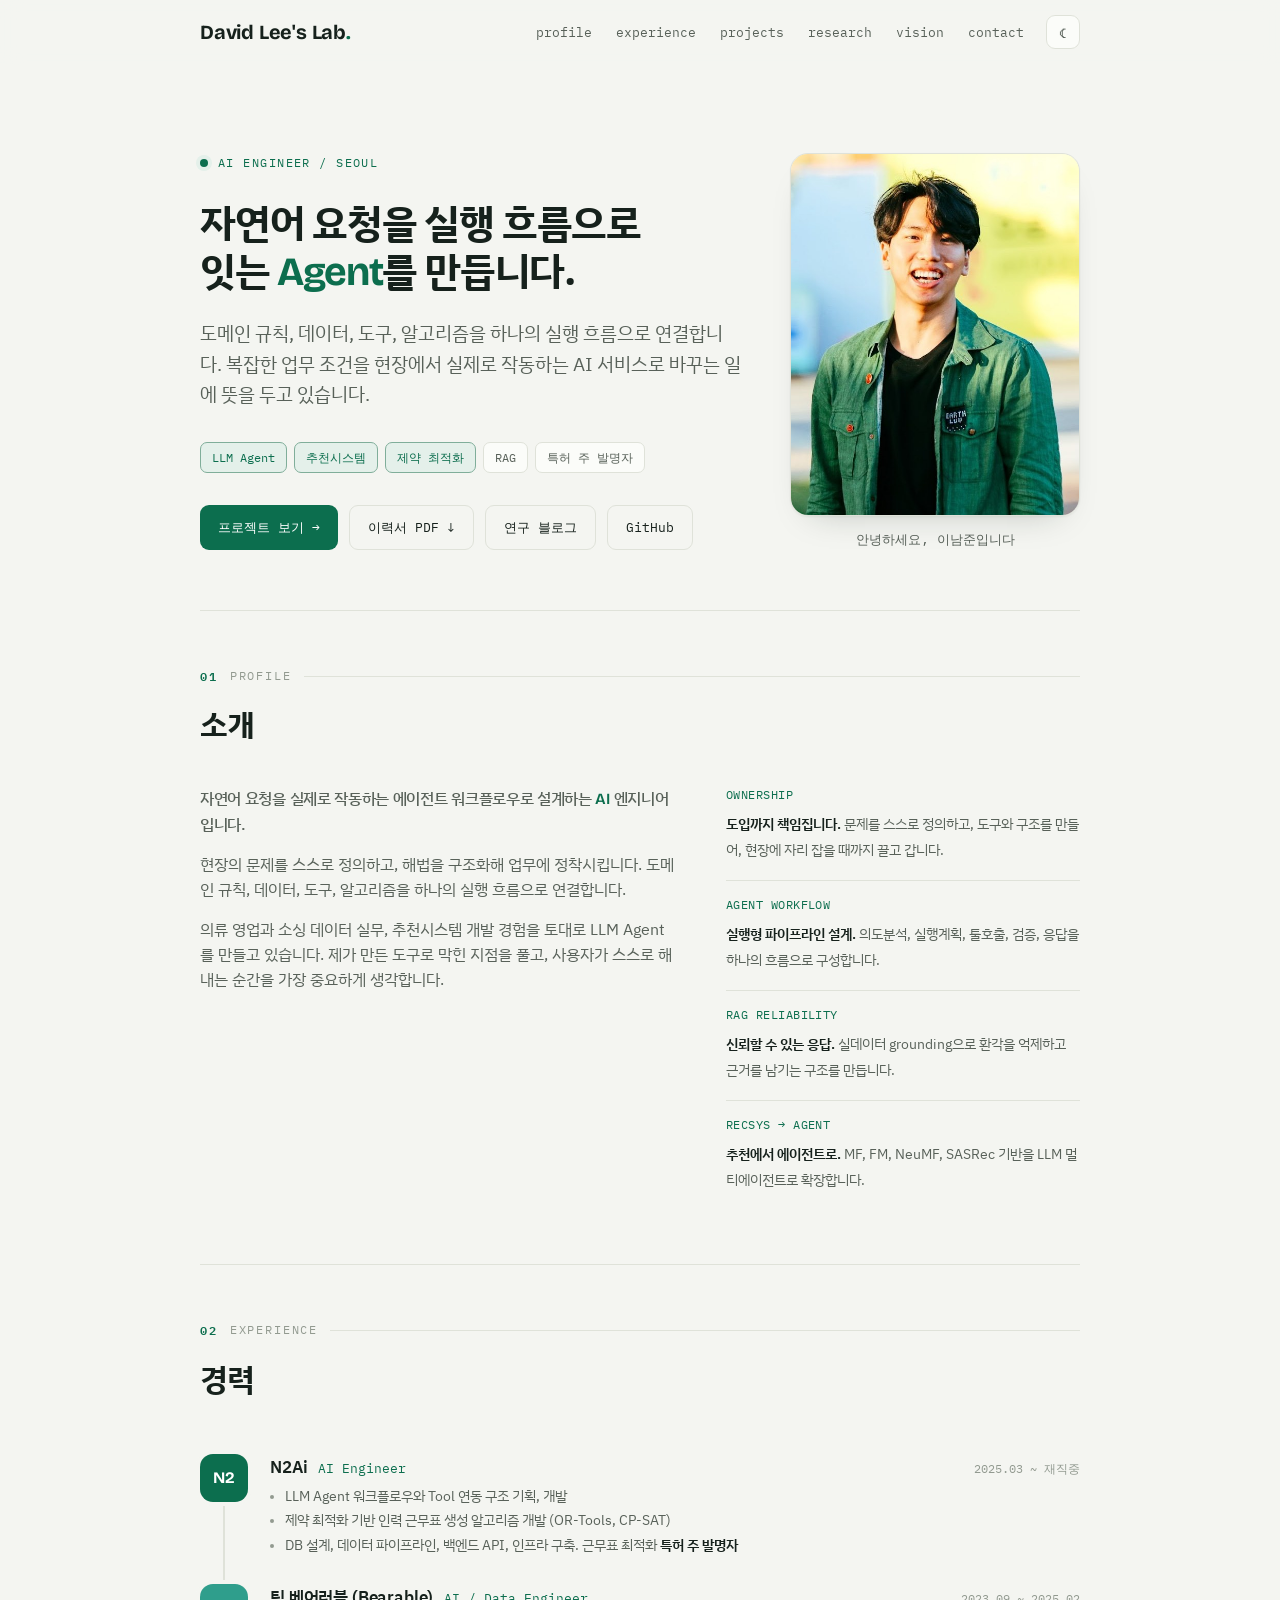
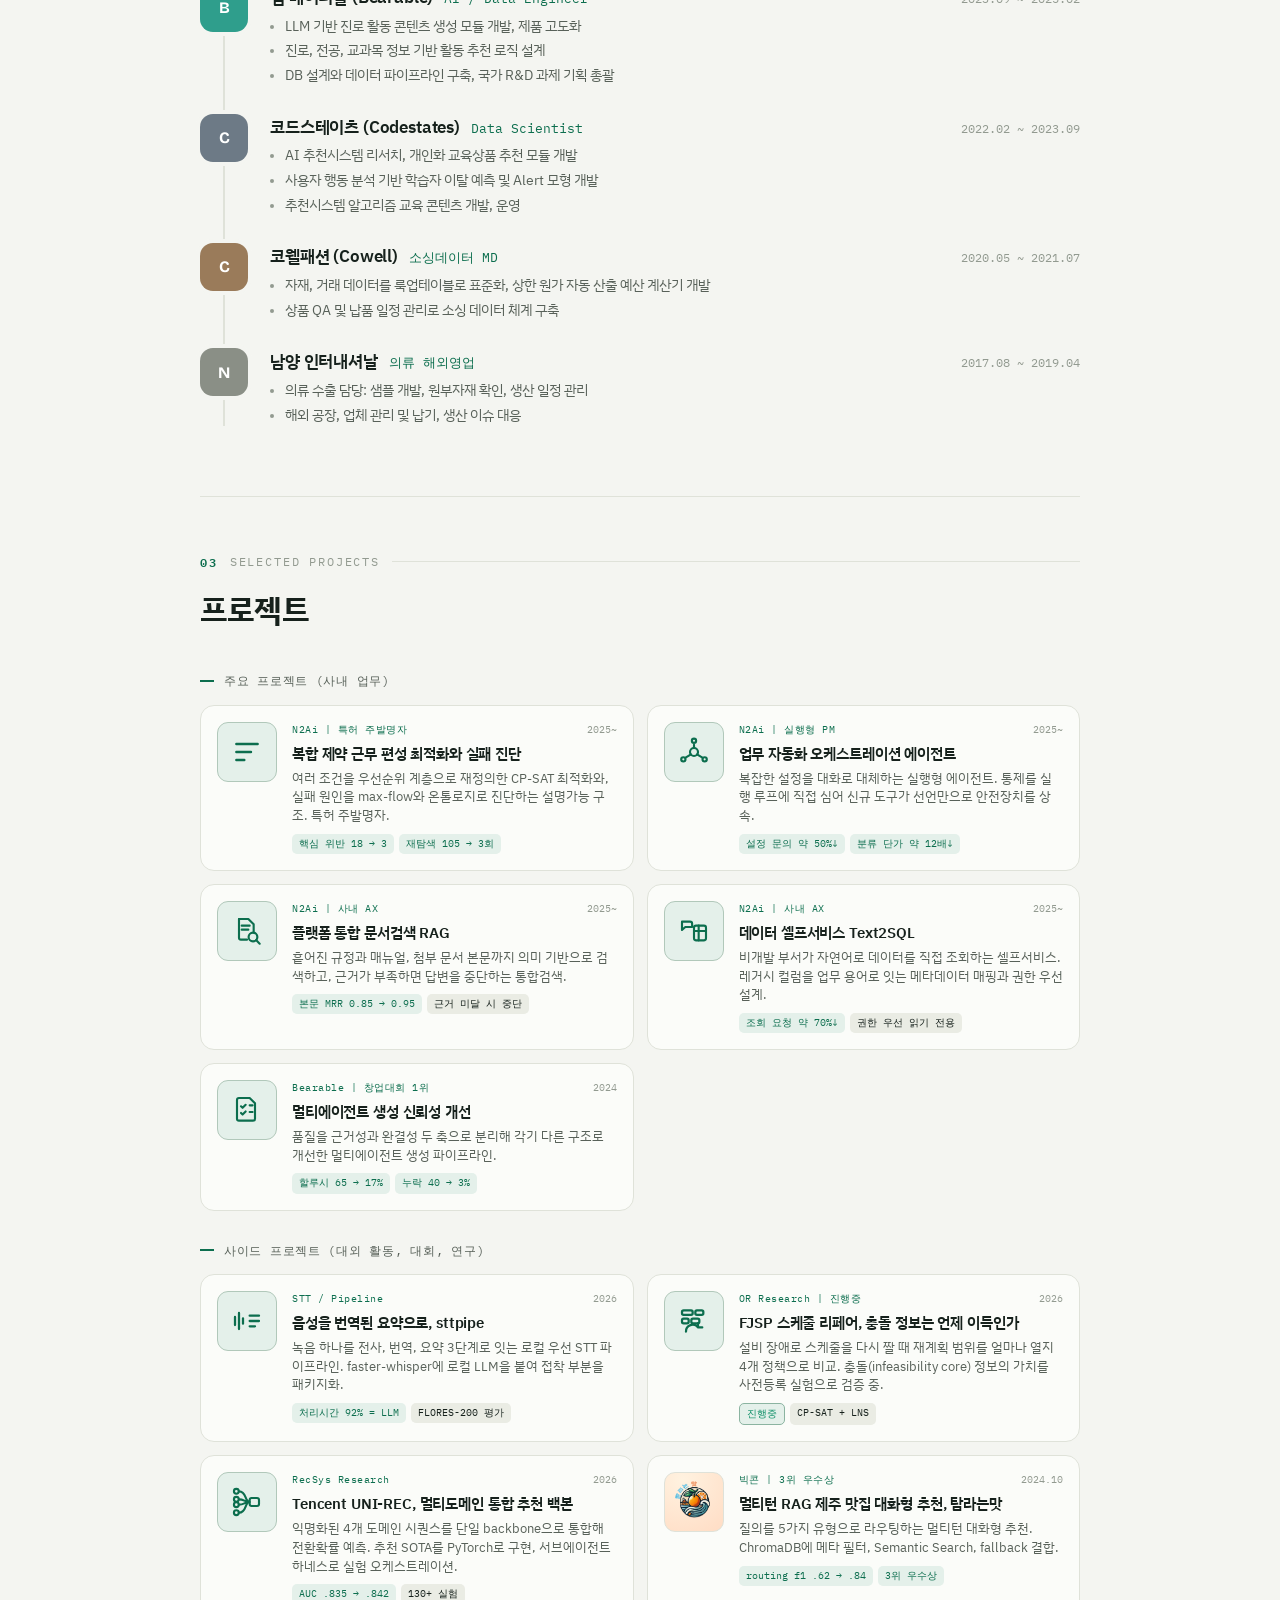
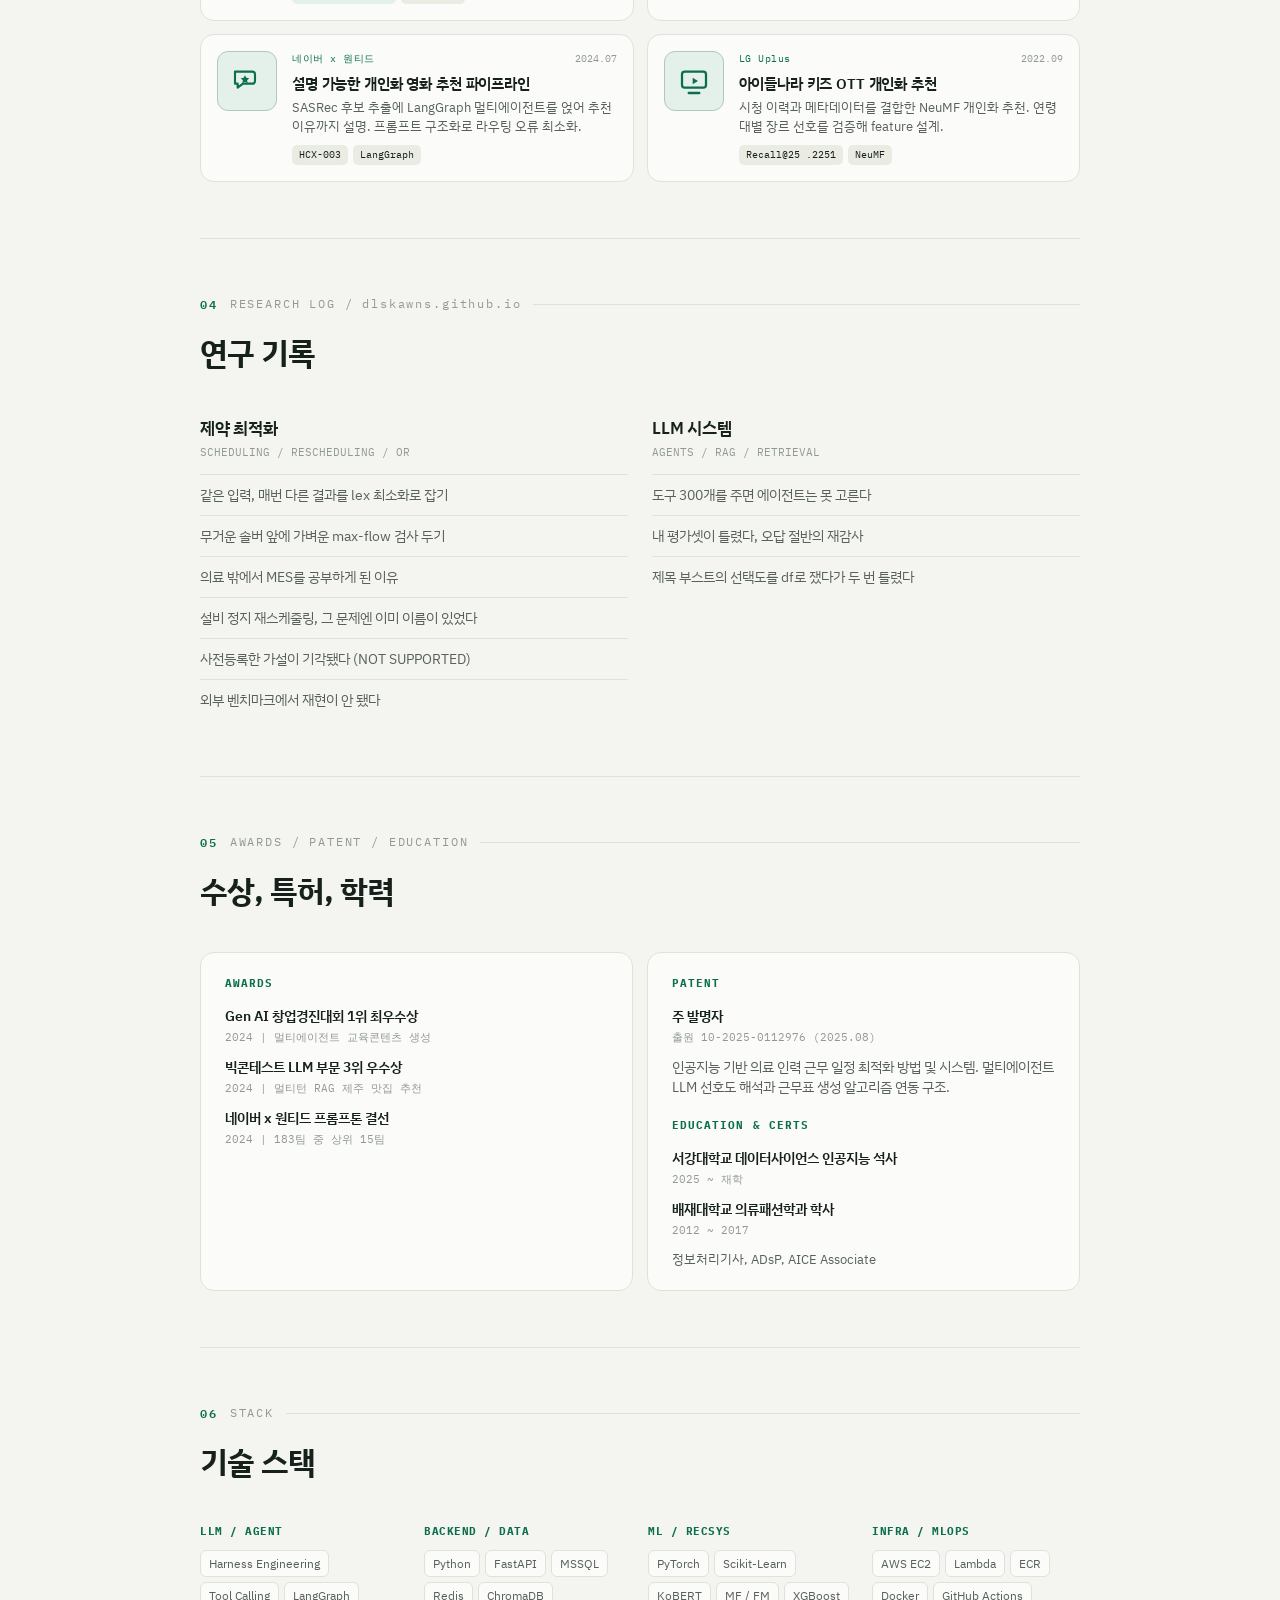
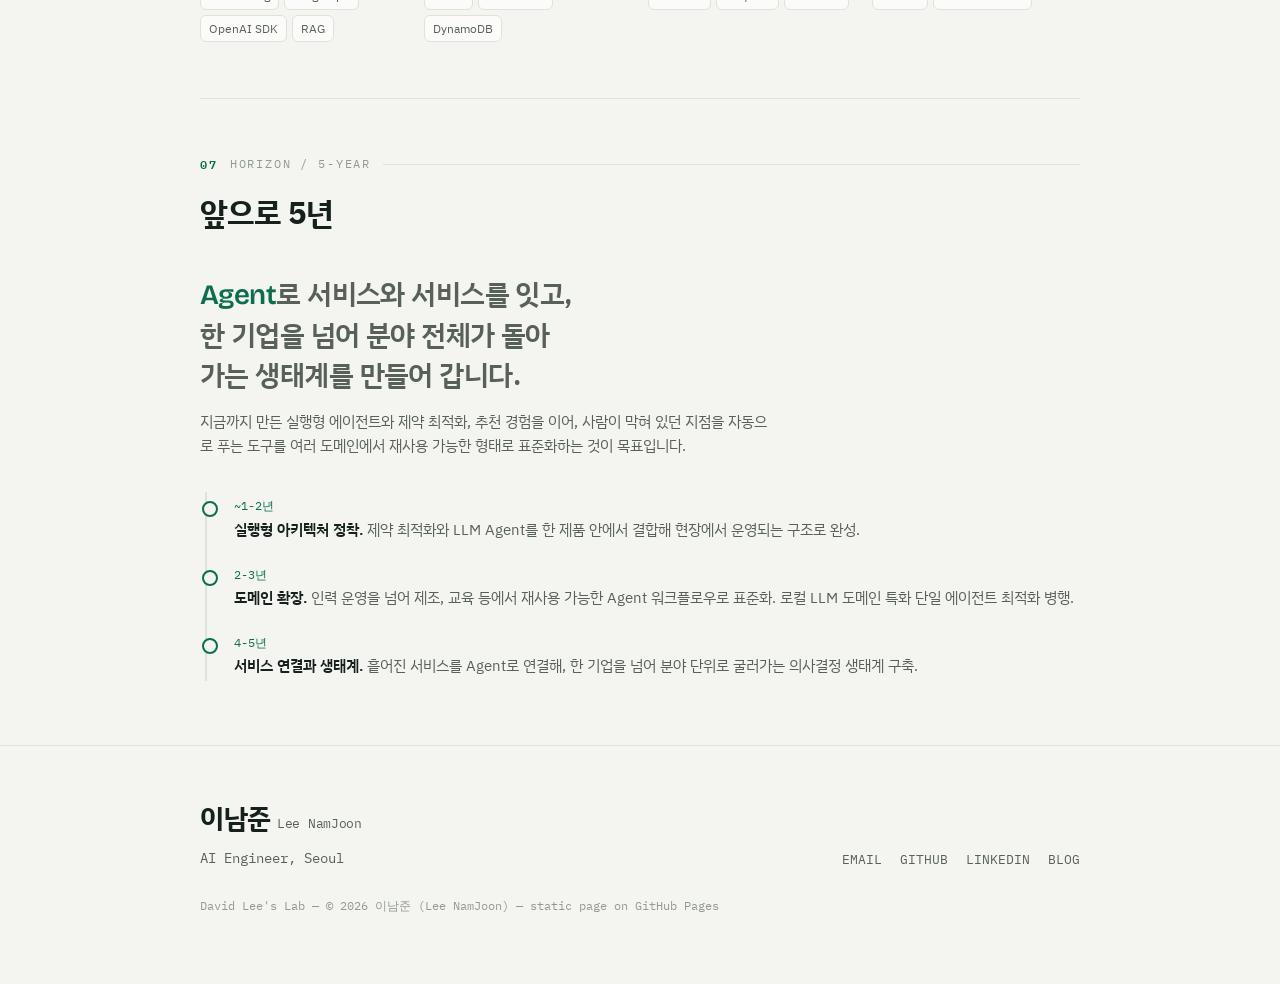
<file: index.html>
<!DOCTYPE html>
<html lang="ko">
<head>
<meta charset="UTF-8">
<meta name="viewport" content="width=device-width, initial-scale=1.0">
<title>David Lee's Lab — 이남준</title>
<meta name="description" content="자연어 요청을 실제로 작동하는 에이전트 워크플로우로 설계하는 AI Engineer 이남준(David Lee)의 포트폴리오">
<link rel="preconnect" href="https://fonts.googleapis.com">
<link rel="preconnect" href="https://fonts.gstatic.com" crossorigin>
<link href="https://fonts.googleapis.com/css2?family=Bricolage+Grotesque:opsz,wght@12..96,500;12..96,600;12..96,700&family=IBM+Plex+Mono:wght@400;500;600&family=IBM+Plex+Sans+KR:wght@400;500;600;700&display=swap" rel="stylesheet">
<link rel="stylesheet" href="assets/site.css">
<link rel="icon" href="assets/img/favicon.svg" type="image/svg+xml">
<link rel="icon" href="assets/img/favicon-32.png" sizes="32x32">
<link rel="apple-touch-icon" href="assets/img/favicon-180.png">
<meta property="og:type" content="website">
<meta property="og:title" content="David Lee's Lab — 이남준 (AI Engineer)">
<meta property="og:description" content="자연어 요청을 실행 흐름으로 잇는 Agent를 만드는 AI Engineer 이남준의 포트폴리오">
<meta property="og:image" content="https://dlskawns.github.io/portfolio/assets/img/og.png">
<meta property="og:url" content="https://dlskawns.github.io/portfolio/">
<meta name="twitter:card" content="summary_large_image">
<script>try{var t=localStorage.getItem('theme');if(t)document.documentElement.setAttribute('data-theme',t);}catch(e){}</script>
</head>
<body>

<nav id="nav">
  <div class="nav-in">
    <a class="brand" href="#top">David Lee's Lab<i>.</i></a>
    <div class="nav-right">
      <div class="nav-links">
        <a href="#about">profile</a>
        <a href="#experience">experience</a>
        <a href="#projects">projects</a>
        <a href="#research">research</a>
        <a href="#vision">vision</a>
        <a href="#contact">contact</a>
      </div>
      <button id="themeBtn" class="theme-btn" aria-label="라이트 다크 테마 전환" title="테마 전환">◐</button>
    </div>
  </div>
</nav>

<div class="wrap" id="top">

  <header class="hero">
    <div class="hero-grid">
      <div>
        <div class="kicker">AI ENGINEER / SEOUL</div>
        <h1>자연어 요청을 실행 흐름으로<br>잇는 <span class="en">Agent</span>를 만듭니다.</h1>
        <p class="lede">도메인 규칙, 데이터, 도구, 알고리즘을 하나의 실행 흐름으로 연결합니다. 복잡한 업무 조건을 현장에서 실제로 작동하는 AI 서비스로 바꾸는 일에 뜻을 두고 있습니다.</p>
        <div class="hero-meta">
          <span class="chip on">LLM Agent</span>
          <span class="chip on">추천시스템</span>
          <span class="chip on">제약 최적화</span>
          <span class="chip">RAG</span>
          <span class="chip">특허 주 발명자</span>
        </div>
        <div class="hero-cta">
          <a class="btn primary" href="#projects">프로젝트 보기 →</a>
          <a class="btn ghost" href="assets/resume/lee-namjoon-resume.pdf" target="_blank" rel="noopener">이력서 PDF ↓</a>
          <a class="btn ghost" href="https://dlskawns.github.io" target="_blank" rel="noopener">연구 블로그</a>
          <a class="btn ghost" href="https://github.com/dlskawns" target="_blank" rel="noopener">GitHub</a>
        </div>
      </div>
      <div class="hero-photo">
        <img src="assets/img/profile.jpg" alt="이남준" width="290" height="363">
        <div class="greet">안녕하세요, 이남준입니다</div>
      </div>
    </div>
  </header>

  <section id="about" class="about reveal">
    <div class="eyebrow"><b>01</b> PROFILE</div>
    <h2 class="sec-title">소개</h2>
    <div class="about-grid">
      <div>
        <p class="about-lead">자연어 요청을 실제로 작동하는 에이전트 워크플로우로 설계하는 <span class="en">AI</span> 엔지니어입니다.</p>
        <p>현장의 문제를 스스로 정의하고, 해법을 구조화해 업무에 정착시킵니다. 도메인 규칙, 데이터, 도구, 알고리즘을 하나의 실행 흐름으로 연결합니다.</p>
        <p>의류 영업과 소싱 데이터 실무, 추천시스템 개발 경험을 토대로 LLM Agent를 만들고 있습니다. 제가 만든 도구로 막힌 지점을 풀고, 사용자가 스스로 해내는 순간을 가장 중요하게 생각합니다.</p>
      </div>
      <ul class="strengths">
        <li><span class="k">OWNERSHIP</span><span class="v"><b>도입까지 책임집니다.</b> 문제를 스스로 정의하고, 도구와 구조를 만들어, 현장에 자리 잡을 때까지 끌고 갑니다.</span></li>
        <li><span class="k">AGENT WORKFLOW</span><span class="v"><b>실행형 파이프라인 설계.</b> 의도분석, 실행계획, 툴호출, 검증, 응답을 하나의 흐름으로 구성합니다.</span></li>
        <li><span class="k">RAG RELIABILITY</span><span class="v"><b>신뢰할 수 있는 응답.</b> 실데이터 grounding으로 환각을 억제하고 근거를 남기는 구조를 만듭니다.</span></li>
        <li><span class="k">RECSYS → AGENT</span><span class="v"><b>추천에서 에이전트로.</b> MF, FM, NeuMF, SASRec 기반을 LLM 멀티에이전트로 확장합니다.</span></li>
      </ul>
    </div>
  </section>

  <section id="experience" class="reveal">
    <div class="eyebrow"><b>02</b> EXPERIENCE</div>
    <h2 class="sec-title">경력</h2>
    <div class="exp" id="exp"></div>
  </section>

  <section id="projects" class="reveal">
    <div class="eyebrow"><b>03</b> SELECTED PROJECTS</div>
    <h2 class="sec-title">프로젝트</h2>
    <div class="proj-group">
      <div class="proj-h">주요 프로젝트 (사내 업무)</div>
      <div class="rc-grid" id="work-grid"></div>
    </div>
    <div class="proj-group">
      <div class="proj-h">사이드 프로젝트 (대외 활동, 대회, 연구)</div>
      <div class="rc-grid" id="rc-grid"></div>
    </div>
  </section>

  <section id="research" class="reveal">
    <div class="eyebrow"><b>04</b> RESEARCH LOG / dlskawns.github.io</div>
    <h2 class="sec-title">연구 기록</h2>
    <div class="research">
      <div class="rcol">
        <h3>제약 최적화</h3>
        <div class="rsub">SCHEDULING / RESCHEDULING / OR</div>
        <ul class="rlist" id="opt-list"></ul>
      </div>
      <div class="rcol">
        <h3>LLM 시스템</h3>
        <div class="rsub">AGENTS / RAG / RETRIEVAL</div>
        <ul class="rlist" id="llm-list"></ul>
      </div>
    </div>
  </section>

  <section id="credentials" class="reveal">
    <div class="eyebrow"><b>05</b> AWARDS / PATENT / EDUCATION</div>
    <h2 class="sec-title">수상, 특허, 학력</h2>
    <div class="cred-grid">
      <div class="cred">
        <h4>AWARDS</h4>
        <ul>
          <li><b>Gen AI 창업경진대회 1위 최우수상</b><span class="yr">2024 | 멀티에이전트 교육콘텐츠 생성</span></li>
          <li><b>빅콘테스트 LLM 부문 3위 우수상</b><span class="yr">2024 | 멀티턴 RAG 제주 맛집 추천</span></li>
          <li><b>네이버 x 원티드 프롬프톤 결선</b><span class="yr">2024 | 183팀 중 상위 15팀</span></li>
        </ul>
      </div>
      <div class="cred">
        <h4>PATENT</h4>
        <ul>
          <li><b>주 발명자</b><span class="yr">출원 10-2025-0112976 (2025.08)</span></li>
          <li style="color:var(--muted)">인공지능 기반 의료 인력 근무 일정 최적화 방법 및 시스템. 멀티에이전트 LLM 선호도 해석과 근무표 생성 알고리즘 연동 구조.</li>
        </ul>
        <h4 style="margin-top:20px">EDUCATION &amp; CERTS</h4>
        <ul>
          <li><b>서강대학교 데이터사이언스 인공지능 석사</b><span class="yr">2025 ~ 재학</span></li>
          <li><b>배재대학교 의류패션학과 학사</b><span class="yr">2012 ~ 2017</span></li>
          <li style="color:var(--muted);font-size:12.5px">정보처리기사, ADsP, AICE Associate</li>
        </ul>
      </div>
    </div>
  </section>

  <section id="skills" class="reveal">
    <div class="eyebrow"><b>06</b> STACK</div>
    <h2 class="sec-title">기술 스택</h2>
    <div class="skills">
      <div class="skill"><h4>LLM / AGENT</h4><div class="tags"><span>Harness Engineering</span><span>Tool Calling</span><span>LangGraph</span><span>OpenAI SDK</span><span>RAG</span></div></div>
      <div class="skill"><h4>BACKEND / DATA</h4><div class="tags"><span>Python</span><span>FastAPI</span><span>MSSQL</span><span>Redis</span><span>ChromaDB</span><span>DynamoDB</span></div></div>
      <div class="skill"><h4>ML / RECSYS</h4><div class="tags"><span>PyTorch</span><span>Scikit-Learn</span><span>KoBERT</span><span>MF / FM</span><span>XGBoost</span></div></div>
      <div class="skill"><h4>INFRA / MLOPS</h4><div class="tags"><span>AWS EC2</span><span>Lambda</span><span>ECR</span><span>Docker</span><span>GitHub Actions</span></div></div>
    </div>
  </section>

  <section id="vision" class="reveal vision">
    <div class="eyebrow"><b>07</b> HORIZON / 5-YEAR</div>
    <h2 class="sec-title">앞으로 5년</h2>
    <p class="q"><span class="en">Agent</span>로 서비스와 서비스를 잇고, 한 기업을 넘어 분야 전체가 돌아가는 생태계를 만들어 갑니다.</p>
    <p>지금까지 만든 실행형 에이전트와 제약 최적화, 추천 경험을 이어, 사람이 막혀 있던 지점을 자동으로 푸는 도구를 여러 도메인에서 재사용 가능한 형태로 표준화하는 것이 목표입니다.</p>
    <div class="vtl">
      <div class="vrow"><div class="yr">~1-2년</div><div class="txt"><b>실행형 아키텍처 정착.</b> 제약 최적화와 LLM Agent를 한 제품 안에서 결합해 현장에서 운영되는 구조로 완성.</div></div>
      <div class="vrow"><div class="yr">2-3년</div><div class="txt"><b>도메인 확장.</b> 인력 운영을 넘어 제조, 교육 등에서 재사용 가능한 Agent 워크플로우로 표준화. 로컬 LLM 도메인 특화 단일 에이전트 최적화 병행.</div></div>
      <div class="vrow"><div class="yr">4-5년</div><div class="txt"><b>서비스 연결과 생태계.</b> 흩어진 서비스를 Agent로 연결해, 한 기업을 넘어 분야 단위로 굴러가는 의사결정 생태계 구축.</div></div>
    </div>
  </section>

</div>

<footer id="contact">
  <div class="wrap">
    <div class="foot-grid">
      <div>
        <div class="foot-name">이남준 <small>Lee NamJoon</small></div>
        <div style="color:var(--muted);font-size:13.5px;margin-top:6px;font-family:var(--mono)">AI Engineer, Seoul</div>
      </div>
      <div class="foot-links">
        <a href="mailto:dlskawns2@gmail.com">EMAIL</a>
        <a href="https://github.com/dlskawns" target="_blank" rel="noopener">GITHUB</a>
        <a href="https://www.linkedin.com/in/davidlee1992" target="_blank" rel="noopener">LINKEDIN</a>
        <a href="https://dlskawns.github.io" target="_blank" rel="noopener">BLOG</a>
      </div>
    </div>
    <div class="foot-copy">David Lee's Lab — © 2026 이남준 (Lee NamJoon) — static page on GitHub Pages</div>
  </div>
</footer>

<script>
const BLOG="https://dlskawns.github.io";

const jobs=[
  {mono:"N2",co:"N2Ai",role:"AI Engineer",period:"2025.03 ~ 재직중",color:"var(--signal)",items:[
    "LLM Agent 워크플로우와 Tool 연동 구조 기획, 개발",
    "제약 최적화 기반 인력 근무표 생성 알고리즘 개발 (OR-Tools, CP-SAT)",
    "DB 설계, 데이터 파이프라인, 백엔드 API, 인프라 구축. 근무표 최적화 <b>특허 주 발명자</b>"]},
  {mono:"B",co:"팀 베어러블 (Bearable)",role:"AI / Data Engineer",period:"2023.09 ~ 2025.02",color:"#2f9e8c",items:[
    "LLM 기반 진로 활동 콘텐츠 생성 모듈 개발, 제품 고도화",
    "진로, 전공, 교과목 정보 기반 활동 추천 로직 설계",
    "DB 설계와 데이터 파이프라인 구축, 국가 R&D 과제 기획 총괄"]},
  {mono:"C",co:"코드스테이츠 (Codestates)",role:"Data Scientist",period:"2022.02 ~ 2023.09",color:"#6d7a86",items:[
    "AI 추천시스템 리서치, 개인화 교육상품 추천 모듈 개발",
    "사용자 행동 분석 기반 학습자 이탈 예측 및 Alert 모형 개발",
    "추천시스템 알고리즘 교육 콘텐츠 개발, 운영"]},
  {mono:"C",co:"코웰패션 (Cowell)",role:"소싱데이터 MD",period:"2020.05 ~ 2021.07",color:"#9a7b5a",items:[
    "자재, 거래 데이터를 룩업테이블로 표준화, 상한 원가 자동 산출 예산 계산기 개발",
    "상품 QA 및 납품 일정 관리로 소싱 데이터 체계 구축"]},
  {mono:"N",co:"남양 인터내셔날",role:"의류 해외영업",period:"2017.08 ~ 2019.04",color:"#8a8f86",items:[
    "의류 수출 담당: 샘플 개발, 원부자재 확인, 생산 일정 관리",
    "해외 공장, 업체 관리 및 납기, 생산 이슈 대응"]},
];
document.getElementById('exp').innerHTML=jobs.map(j=>`
  <div class="job">
    <div class="node" style="background:${j.color}">${j.mono}</div>
    <div>
      <div class="job-head"><span class="job-co">${j.co}</span><span class="job-role">${j.role}</span><span class="job-period">${j.period}</span></div>
      <ul>${j.items.map(i=>`<li>${i}</li>`).join('')}</ul>
    </div>
  </div>`).join('');

const A="assets/recsys/";
const rc=[
  {tag:"STT / Pipeline",yr:"2026",title:"음성을 번역된 요약으로, sttpipe",
   url:"projects/stt-pipeline.html",badge:{b1:"음성→요약",b2:"sttpipe"},
   desc:"녹음 하나를 전사, 번역, 요약 3단계로 잇는 로컬 우선 STT 파이프라인. faster-whisper에 로컬 LLM을 붙여 접착 부분을 패키지화.",
   m:[{t:"처리시간 92% = LLM",pos:1},{t:"FLORES-200 평가"}]},
  {tag:"OR Research | 진행중",yr:"2026",title:"FJSP 스케줄 리페어, 충돌 정보는 언제 이득인가",
   url:"projects/mes-schedule-repair.html",badge:{b1:"WIP",b2:"schedule repair"},
   desc:"설비 장애로 스케줄을 다시 짤 때 재계획 범위를 얼마나 열지 4개 정책으로 비교. 충돌(infeasibility core) 정보의 가치를 사전등록 실험으로 검증 중.",
   m:[{t:"진행중",wip:1},{t:"CP-SAT + LNS"}]},
  {tag:"RecSys Research",yr:"2026",title:"Tencent UNI-REC, 멀티도메인 통합 추천 백본",
   url:"projects/tencent-unirec.html",img:A+"tencent-seqlen.png",
   desc:"익명화된 4개 도메인 시퀀스를 단일 backbone으로 통합해 전환확률 예측. 추천 SOTA를 PyTorch로 구현, 서브에이전트 하네스로 실험 오케스트레이션.",
   m:[{t:"AUC .835 → .842",pos:1},{t:"130+ 실험"}]},
  {tag:"빅콘 | 3위 우수상",yr:"2024.10",title:"멀티턴 RAG 제주 맛집 대화형 추천, 탐라는맛",
   url:"projects/jeju-tamla.html",brand:A+"jeju-emblem.png",
   desc:"질의를 5가지 유형으로 라우팅하는 멀티턴 대화형 추천. ChromaDB에 메타 필터, Semantic Search, fallback 결합.",
   m:[{t:"routing f1 .62 → .84",pos:1},{t:"3위 우수상",pos:1}]},
  {tag:"네이버 x 원티드",yr:"2024.07",title:"설명 가능한 개인화 영화 추천 파이프라인",
   url:"projects/wanted-movie-rec.html",badge:{b1:"결선 15팀",b2:"of 183"},
   desc:"SASRec 후보 추출에 LangGraph 멀티에이전트를 얹어 추천 이유까지 설명. 프롬프트 구조화로 라우팅 오류 최소화.",
   m:[{t:"HCX-003"},{t:"LangGraph"}]},
  {tag:"LG Uplus",yr:"2022.09",title:"아이들나라 키즈 OTT 개인화 추천",
   url:"projects/lguplus-kids-rec.html",badge:{b1:"상위 5.3%",b2:"35 / 658"},
   desc:"시청 이력과 메타데이터를 결합한 NeuMF 개인화 추천. 연령대별 장르 선호를 검증해 feature 설계.",
   m:[{t:"Recall@25 .2251"},{t:"NeuMF"}]},
];
const work=[
  {tag:"N2Ai | 특허 주발명자",yr:"2025~",title:"복합 제약 근무 편성 최적화와 실패 진단",
   url:"projects/n2ai-schedule-optimization.html",badge:{b1:"위반 18→3",b2:"CP-SAT"},
   desc:"여러 조건을 우선순위 계층으로 재정의한 CP-SAT 최적화와, 실패 원인을 max-flow와 온톨로지로 진단하는 설명가능 구조. 특허 주발명자.",
   m:[{t:"핵심 위반 18 → 3",pos:1},{t:"재탐색 105 → 3회",pos:1}]},
  {tag:"N2Ai | 실행형 PM",yr:"2025~",title:"업무 자동화 오케스트레이션 에이전트",
   url:"projects/n2ai-orchestration-agent.html",badge:{b1:"문의 약 50%↓",b2:"Agent"},
   desc:"복잡한 설정을 대화로 대체하는 실행형 에이전트. 통제를 실행 루프에 직접 심어 신규 도구가 선언만으로 안전장치를 상속.",
   m:[{t:"설정 문의 약 50%↓",pos:1},{t:"분류 단가 약 12배↓",pos:1}]},
  {tag:"N2Ai | 사내 AX",yr:"2025~",title:"플랫폼 통합 문서검색 RAG",
   url:"projects/n2ai-search-rag.html",badge:{b1:"MRR .85→.95",b2:"RAG / Rerank"},
   desc:"흩어진 규정과 매뉴얼, 첨부 문서 본문까지 의미 기반으로 검색하고, 근거가 부족하면 답변을 중단하는 통합검색.",
   m:[{t:"본문 MRR 0.85 → 0.95",pos:1},{t:"근거 미달 시 중단"}]},
  {tag:"N2Ai | 사내 AX",yr:"2025~",title:"데이터 셀프서비스 Text2SQL",
   url:"projects/n2ai-data-selfservice.html",badge:{b1:"조회 약 70%↓",b2:"Text2SQL"},
   desc:"비개발 부서가 자연어로 데이터를 직접 조회하는 셀프서비스. 레거시 컬럼을 업무 용어로 잇는 메타데이터 매핑과 권한 우선 설계.",
   m:[{t:"조회 요청 약 70%↓",pos:1},{t:"권한 우선 읽기 전용"}]},
  {tag:"Bearable | 창업대회 1위",yr:"2024",title:"멀티에이전트 생성 신뢰성 개선",
   url:"projects/bearable-generation-reliability.html",badge:{b1:"1위 최우수상",b2:"멀티에이전트"},
   desc:"품질을 근거성과 완결성 두 축으로 분리해 각기 다른 구조로 개선한 멀티에이전트 생성 파이프라인.",
   m:[{t:"할루시 65 → 17%",pos:1},{t:"누락 40 → 3%",pos:1}]},
];
// 프로젝트별 대표 개념 아이콘 (에메랄드 라인). 제주는 실제 엠블럼 유지.
const GLYPHS={
"stt-pipeline":`<svg viewBox="0 0 24 24" fill="none" stroke="currentColor" stroke-width="1.7" stroke-linecap="round"><path d="M3 9v6M6 6v12M9 10v4"/><path d="M14 8h7M14 12h7M14 16h4"/></svg>`,
"mes-schedule-repair":`<svg viewBox="0 0 24 24" fill="none" stroke="currentColor" stroke-width="1.7" stroke-linecap="round" stroke-linejoin="round"><rect x="3" y="4" width="8" height="3.4" rx="1.2"/><rect x="13" y="4" width="6" height="3.4" rx="1.2"/><rect x="3" y="10.3" width="5" height="3.4" rx="1.2"/><rect x="10" y="10.3" width="6" height="3.4" rx="1.2"/><path d="M6 20a5 5 0 0 1 9-3.2M15 13.6v3.2h3.2"/></svg>`,
"tencent-unirec":`<svg viewBox="0 0 24 24" fill="none" stroke="currentColor" stroke-width="1.6" stroke-linecap="round" stroke-linejoin="round"><circle cx="4" cy="4" r="1.8"/><circle cx="4" cy="10" r="1.8"/><circle cx="4" cy="14" r="1.8"/><circle cx="4" cy="20" r="1.8"/><path d="M6 4c6 0 4 8 8 8M6 10c4 0 4 2 8 2M6 14c4 0 4-2 8-2M6 20c6 0 4-8 8-8"/><rect x="14" y="9" width="7" height="6" rx="1.5"/></svg>`,
"wanted-movie-rec":`<svg viewBox="0 0 24 24" fill="none" stroke="currentColor" stroke-width="1.6" stroke-linecap="round" stroke-linejoin="round"><path d="M3 5h13a2 2 0 0 1 2 2v5a2 2 0 0 1-2 2H9l-4 3v-3H3z"/><path d="M10.5 7.6l1 2 2.2.3-1.6 1.5.4 2.2-2-1.1-2 1.1.4-2.2-1.6-1.5 2.2-.3z" fill="currentColor" stroke="none"/></svg>`,
"lguplus-kids-rec":`<svg viewBox="0 0 24 24" fill="none" stroke="currentColor" stroke-width="1.7" stroke-linecap="round" stroke-linejoin="round"><rect x="3" y="5" width="18" height="12" rx="2"/><path d="M8 21h8"/><path d="M11 9.5l4 2.5-4 2.5z" fill="currentColor" stroke="none"/></svg>`,
"n2ai-schedule-optimization":`<svg viewBox="0 0 24 24" fill="none" stroke="currentColor" stroke-width="1.8" stroke-linecap="round"><path d="M4 6h16M4 12h11M4 18h6"/></svg>`,
"n2ai-orchestration-agent":`<svg viewBox="0 0 24 24" fill="none" stroke="currentColor" stroke-width="1.6" stroke-linecap="round" stroke-linejoin="round"><circle cx="12" cy="12" r="3"/><circle cx="12" cy="3.6" r="1.6"/><circle cx="4" cy="17.5" r="1.6"/><circle cx="20" cy="17.5" r="1.6"/><path d="M12 6.6v2.4M9.7 13.8l-4 2.4M14.3 13.8l4 2.4"/></svg>`,
"n2ai-search-rag":`<svg viewBox="0 0 24 24" fill="none" stroke="currentColor" stroke-width="1.6" stroke-linecap="round" stroke-linejoin="round"><path d="M6 3h7l4 4v6"/><path d="M6 3v14a1.5 1.5 0 0 0 1.5 1.5H12"/><path d="M8 8h6M8 11h5"/><circle cx="16.5" cy="16.5" r="3.3"/><path d="M19 19l2.5 2.5"/></svg>`,
"n2ai-data-selfservice":`<svg viewBox="0 0 24 24" fill="none" stroke="currentColor" stroke-width="1.6" stroke-linecap="round" stroke-linejoin="round"><path d="M3 5h6a1.6 1.6 0 0 1 1.6 1.6V9H5.5L3 11.2V5z"/><rect x="12" y="8" width="9" height="11" rx="1.5"/><path d="M12 12h9M15.5 8v11"/></svg>`,
"bearable-generation-reliability":`<svg viewBox="0 0 24 24" fill="none" stroke="currentColor" stroke-width="1.6" stroke-linecap="round" stroke-linejoin="round"><path d="M6 3h8l4 4v11.5A1.5 1.5 0 0 1 16.5 20H6a1.5 1.5 0 0 1-1.5-1.5V4.5A1.5 1.5 0 0 1 6 3z"/><path d="M7.5 9.2l1.2 1.2 2.3-2.3M7.5 14.2l1.2 1.2 2.3-2.3M14 8.5h2.2M14 13.5h2.2"/></svg>`,
};
function slug(u){return u.replace('projects/','').replace('.html','');}
function cardHTML(p){var g=GLYPHS[slug(p.url)];return `
  <a class="rc" href="${p.url}">
    ${p.brand?`<div class="ic brand"><img loading="lazy" src="${p.brand}" alt="탐라는맛"></div>`
      :g?`<div class="ic glyph">${g}</div>`
      :p.img?`<div class="ic"><img loading="lazy" src="${p.img}" alt=""></div>`
      :`<div class="ic badge"><span class="b1">${p.badge.b1}</span><span class="b2">${p.badge.b2}</span></div>`}
    <div class="rc-body">
      <div class="rc-top"><span class="rc-tag">${p.tag}</span><span class="rc-yr">${p.yr}</span></div>
      <h4>${p.title}<span class="arw">→</span></h4>
      <p>${p.desc}</p>
      <div class="m">${p.m.map(x=>`<span class="${x.pos?'pos':x.wip?'wip':''}">${x.t}</span>`).join('')}</div>
    </div>
  </a>`;}
document.getElementById('work-grid').innerHTML=work.map(cardHTML).join('');
document.getElementById('rc-grid').innerHTML=rc.map(cardHTML).join('');

// 연구 기록: 블로그 research.json 실시간 로드. 실패 시 아래 폴백 목록 사용.
const optFallback=[
  {t:"같은 입력, 매번 다른 결과를 lex 최소화로 잡기",u:"/optimization/lex-minimization-cpsat/"},
  {t:"무거운 솔버 앞에 가벼운 max-flow 검사 두기",u:"/optimization/maxflow-soundness-presolve-gate/"},
  {t:"의료 밖에서 MES를 공부하게 된 이유",u:"/optimization/mes-basics/"},
  {t:"설비 정지 재스케줄링, 그 문제엔 이미 이름이 있었다",u:"/paper-review/rescheduling-framework-review/"},
  {t:"사전등록한 가설이 기각됐다 (NOT SUPPORTED)",u:"/optimization/prereg-not-supported/"},
  {t:"외부 벤치마크에서 재현이 안 됐다",u:"/optimization/external-replication/"},
];
const llmFallback=[
  {t:"도구 300개를 주면 에이전트는 못 고른다",u:"/nlp-llm/tool-selection-scaling/"},
  {t:"내 평가셋이 틀렸다, 오답 절반의 재감사",u:"/nlp-llm/eval-harness-pitfalls/"},
  {t:"제목 부스트의 선택도를 df로 쟀다가 두 번 틀렸다",u:"/nlp-llm/title-boost-selectivity/"},
];
const li=a=>`<a href="${BLOG}${a.u}" target="_blank" rel="noopener"><span>${a.t}</span></a>`;
function renderResearch(opt,llm){
  document.getElementById('opt-list').innerHTML=opt.map(li).join('');
  document.getElementById('llm-list').innerHTML=llm.map(li).join('');
}
function cleanTitle(t){return String(t).replace(/^.*? - /,'').replace(/\s*\(feat\.[^)]*\)\s*$/,'').trim();}
fetch(`${BLOG}/research.json`,{cache:'no-cache'})
  .then(r=>{if(!r.ok)throw 0;return r.json();})
  .then(posts=>{
    const opt=[],llm=[];
    posts.forEach(p=>{
      const item={t:cleanTitle(p.title),u:p.url};
      if(p.cat==='optimization'||p.cat==='paper-review')opt.push(item);
      else if(p.cat==='nlp-llm')llm.push(item);
    });
    if(!opt.length&&!llm.length)throw 0;
    renderResearch(opt,llm);
  })
  .catch(()=>renderResearch(optFallback,llmFallback));
</script>
<script src="assets/site.js" defer></script>
</body>
</html>
</file>
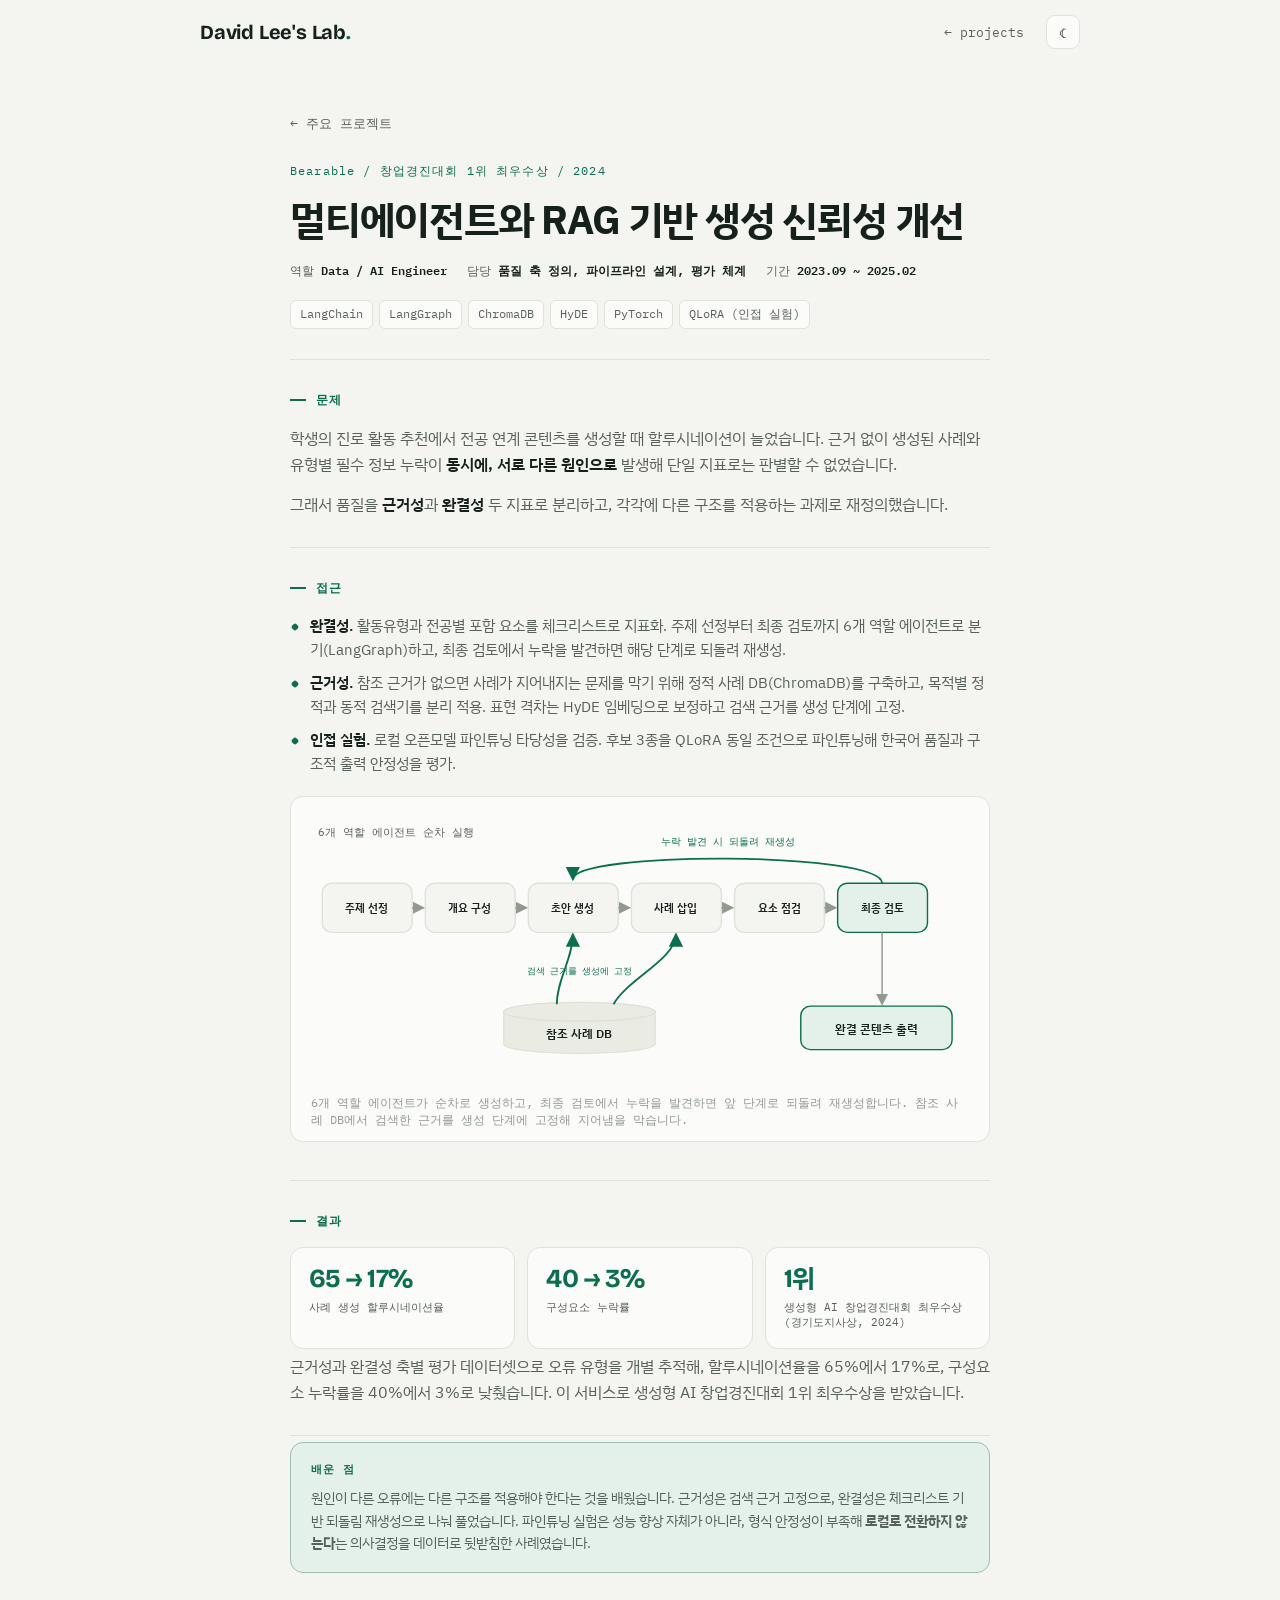
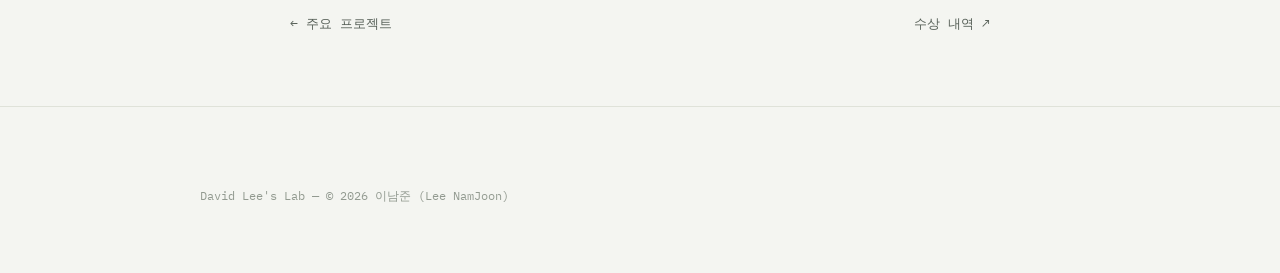
<file: projects/bearable-generation-reliability.html>
<!DOCTYPE html>
<html lang="ko">
<head>
<meta charset="UTF-8">
<meta name="viewport" content="width=device-width, initial-scale=1.0">
<title>생성 신뢰성 개선 — David Lee's Lab</title>
<meta name="description" content="품질을 근거성과 완결성 두 축으로 분리해 개선한 멀티에이전트 생성 파이프라인. 생성형 AI 창업경진대회 1위.">
<link rel="preconnect" href="https://fonts.googleapis.com">
<link rel="preconnect" href="https://fonts.gstatic.com" crossorigin>
<link href="https://fonts.googleapis.com/css2?family=Bricolage+Grotesque:opsz,wght@12..96,500;12..96,600;12..96,700&family=IBM+Plex+Mono:wght@400;500;600&family=IBM+Plex+Sans+KR:wght@400;500;600;700&display=swap" rel="stylesheet">
<link rel="stylesheet" href="../assets/site.css">
<link rel="icon" href="../assets/img/favicon.svg" type="image/svg+xml">
<link rel="icon" href="../assets/img/favicon-32.png" sizes="32x32">
<link rel="apple-touch-icon" href="../assets/img/favicon-180.png">
<script>try{var t=localStorage.getItem('theme');if(t)document.documentElement.setAttribute('data-theme',t);}catch(e){}</script>
</head>
<body>

<nav id="nav">
  <div class="nav-in">
    <a class="brand" href="../index.html">David Lee's Lab<i>.</i></a>
    <div class="nav-right">
      <a class="nav-back" href="../index.html#projects">← projects</a>
      <button id="themeBtn" class="theme-btn" aria-label="테마 전환" title="테마 전환">◐</button>
    </div>
  </div>
</nav>

<div class="article">
  <div class="art-top"><a class="art-back" href="../index.html#projects">← 주요 프로젝트</a></div>

  <div class="art-head">
    <div class="art-kick">Bearable / 창업경진대회 1위 최우수상 / 2024</div>
    <h1 class="art-title">멀티에이전트와 RAG 기반 생성 신뢰성 개선</h1>
    <div class="art-meta">
      <span>역할 <b>Data / AI Engineer</b></span>
      <span>담당 <b>품질 축 정의, 파이프라인 설계, 평가 체계</b></span>
      <span>기간 <b>2023.09 ~ 2025.02</b></span>
    </div>
    <div class="art-stack">
      <span>LangChain</span><span>LangGraph</span><span>ChromaDB</span><span>HyDE</span><span>PyTorch</span><span>QLoRA (인접 실험)</span>
    </div>
  </div>

  <div class="block">
    <h3>문제</h3>
    <p>학생의 진로 활동 추천에서 전공 연계 콘텐츠를 생성할 때 할루시네이션이 늘었습니다. 근거 없이 생성된 사례와 유형별 필수 정보 누락이 <strong>동시에, 서로 다른 원인으로</strong> 발생해 단일 지표로는 판별할 수 없었습니다.</p>
    <p>그래서 품질을 <strong>근거성</strong>과 <strong>완결성</strong> 두 지표로 분리하고, 각각에 다른 구조를 적용하는 과제로 재정의했습니다.</p>
  </div>

  <div class="block">
    <h3>접근</h3>
    <ul>
      <li><b>완결성.</b> 활동유형과 전공별 포함 요소를 체크리스트로 지표화. 주제 선정부터 최종 검토까지 6개 역할 에이전트로 분기(LangGraph)하고, 최종 검토에서 누락을 발견하면 해당 단계로 되돌려 재생성.</li>
      <li><b>근거성.</b> 참조 근거가 없으면 사례가 지어내지는 문제를 막기 위해 정적 사례 DB(ChromaDB)를 구축하고, 목적별 정적과 동적 검색기를 분리 적용. 표현 격차는 HyDE 임베딩으로 보정하고 검색 근거를 생성 단계에 고정.</li>
      <li><b>인접 실험.</b> 로컬 오픈모델 파인튜닝 타당성을 검증. 후보 3종을 QLoRA 동일 조건으로 파인튜닝해 한국어 품질과 구조적 출력 안정성을 평가.</li>
    </ul>
    <div class="dg-fig">
    <svg class="dg" viewBox="0 0 700 280" role="img" aria-label="여섯 역할 에이전트 순차 실행과 최종 검토 되돌림 재생성, 참조 사례 DB 근거 고정">
    <defs>
    <marker id="brH" markerWidth="9" markerHeight="9" refX="7" refY="4" orient="auto"><path class="arh" d="M0,0 L8,4 L0,8 Z"/></marker>
    <marker id="brHa" markerWidth="9" markerHeight="9" refX="7" refY="4" orient="auto"><path class="arh-ac" d="M0,0 L8,4 L0,8 Z"/></marker>
    </defs>
    <text class="mono mut" x="10" y="20" font-size="12">6개 역할 에이전트 순차 실행</text>
    <rect class="box" x="14" y="70" width="95" height="52" rx="10"/><text class="ink" x="61" y="100" font-size="12" font-weight="600" text-anchor="middle">주제 선정</text>
    <rect class="box" x="123" y="70" width="95" height="52" rx="10"/><text class="ink" x="170" y="100" font-size="12" font-weight="600" text-anchor="middle">개요 구성</text>
    <rect class="box" x="232" y="70" width="95" height="52" rx="10"/><text class="ink" x="279" y="100" font-size="12" font-weight="600" text-anchor="middle">초안 생성</text>
    <rect class="box" x="341" y="70" width="95" height="52" rx="10"/><text class="ink" x="388" y="100" font-size="12" font-weight="600" text-anchor="middle">사례 삽입</text>
    <rect class="box" x="450" y="70" width="95" height="52" rx="10"/><text class="ink" x="497" y="100" font-size="12" font-weight="600" text-anchor="middle">요소 점검</text>
    <rect class="box-ac" x="559" y="70" width="95" height="52" rx="10"/><text class="ink" x="606" y="100" font-size="12" font-weight="600" text-anchor="middle">최종 검토</text>
    <path class="flow" d="M109,96 L121,96" marker-end="url(#brH)"/>
    <path class="flow" d="M218,96 L230,96" marker-end="url(#brH)"/>
    <path class="flow" d="M327,96 L339,96" marker-end="url(#brH)"/>
    <path class="flow" d="M436,96 L448,96" marker-end="url(#brH)"/>
    <path class="flow" d="M545,96 L557,96" marker-end="url(#brH)"/>
    <path class="flow-ac" d="M606,70 C606,36 279,36 279,66" marker-end="url(#brHa)"/>
    <text class="sig mono" x="443" y="30" font-size="10.5" text-anchor="middle">누락 발견 시 되돌려 재생성</text>
    <path class="flow" d="M606,122 L606,198" marker-end="url(#brH)"/>
    <rect class="box-ac" x="520" y="200" width="160" height="46" rx="10"/><text class="ink" x="600" y="228" font-size="12.5" font-weight="600" text-anchor="middle">완결 콘텐츠 출력</text>
    <path class="box-2" d="M206,206 a80,10 0 0 1 160,0 v34 a80,10 0 0 1 -160,0 z"/>
    <ellipse class="box-2" cx="286" cy="206" rx="80" ry="10"/>
    <text class="ink" x="286" y="234" font-size="12.5" font-weight="600" text-anchor="middle">참조 사례 DB</text>
    <path class="flow-ac" d="M262,198 C262,172 279,150 279,124" marker-end="url(#brHa)"/>
    <path class="flow-ac" d="M322,198 C336,172 388,150 388,124" marker-end="url(#brHa)"/>
    <text class="sig mono" x="286" y="166" font-size="10" text-anchor="middle">검색 근거를 생성에 고정</text>
    </svg>
    <div class="cap">6개 역할 에이전트가 순차로 생성하고, 최종 검토에서 누락을 발견하면 앞 단계로 되돌려 재생성합니다. 참조 사례 DB에서 검색한 근거를 생성 단계에 고정해 지어냄을 막습니다.</div>
    </div>
  </div>

  <div class="block">
    <h3>결과</h3>
    <div class="callouts">
      <div class="co"><div class="big">65 → 17%</div><div class="lab">사례 생성 할루시네이션율</div></div>
      <div class="co"><div class="big">40 → 3%</div><div class="lab">구성요소 누락률</div></div>
      <div class="co"><div class="big">1위</div><div class="lab">생성형 AI 창업경진대회 최우수상 (경기도지사상, 2024)</div></div>
    </div>
    <p>근거성과 완결성 축별 평가 데이터셋으로 오류 유형을 개별 추적해, 할루시네이션율을 65%에서 17%로, 구성요소 누락률을 40%에서 3%로 낮췄습니다. 이 서비스로 생성형 AI 창업경진대회 1위 최우수상을 받았습니다.</p>
  </div>

  <div class="honesty">
    <h4>배운 점</h4>
    <p>원인이 다른 오류에는 다른 구조를 적용해야 한다는 것을 배웠습니다. 근거성은 검색 근거 고정으로, 완결성은 체크리스트 기반 되돌림 재생성으로 나눠 풀었습니다. 파인튜닝 실험은 성능 향상 자체가 아니라, 형식 안정성이 부족해 <strong>로컬로 전환하지 않는다</strong>는 의사결정을 데이터로 뒷받침한 사례였습니다.</p>
  </div>

  <div class="art-foot">
    <a href="../index.html#projects">← 주요 프로젝트</a>
    <a href="../index.html#credentials">수상 내역 ↗</a>
  </div>
</div>

<footer><div class="wrap"><div class="foot-copy">David Lee's Lab — © 2026 이남준 (Lee NamJoon)</div></div></footer>
<script src="../assets/site.js" defer></script>
</body>
</html>
</file>
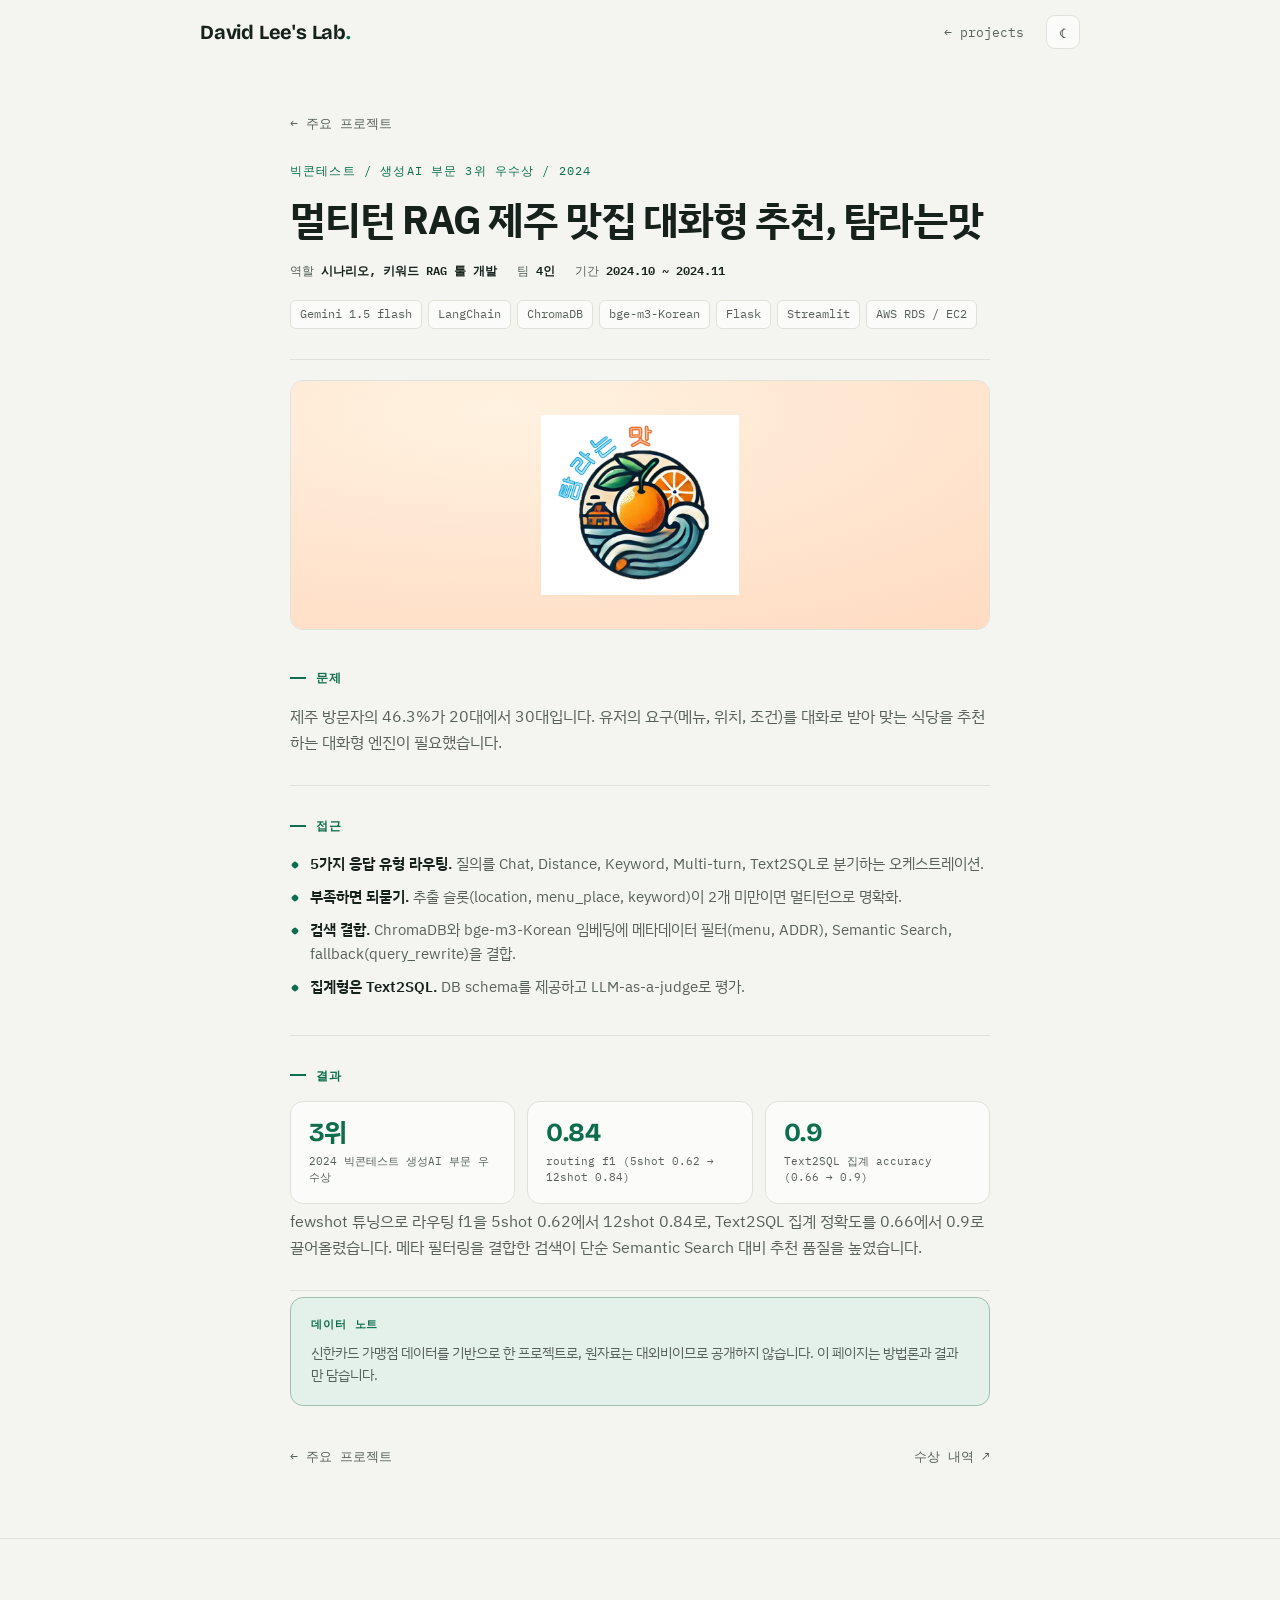
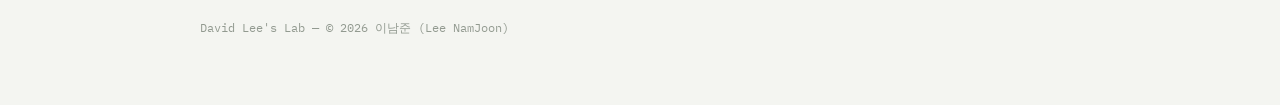
<file: projects/jeju-tamla.html>
<!DOCTYPE html>
<html lang="ko">
<head>
<meta charset="UTF-8">
<meta name="viewport" content="width=device-width, initial-scale=1.0">
<title>탐라는맛 — David Lee's Lab</title>
<meta name="description" content="질의를 5가지 유형으로 라우팅하는 멀티턴 RAG 제주 맛집 대화형 추천, 빅콘테스트 3위 우수상">
<link rel="preconnect" href="https://fonts.googleapis.com">
<link rel="preconnect" href="https://fonts.gstatic.com" crossorigin>
<link href="https://fonts.googleapis.com/css2?family=Bricolage+Grotesque:opsz,wght@12..96,500;12..96,600;12..96,700&family=IBM+Plex+Mono:wght@400;500;600&family=IBM+Plex+Sans+KR:wght@400;500;600;700&display=swap" rel="stylesheet">
<link rel="stylesheet" href="../assets/site.css">
<link rel="icon" href="../assets/img/favicon.svg" type="image/svg+xml">
<link rel="icon" href="../assets/img/favicon-32.png" sizes="32x32">
<link rel="apple-touch-icon" href="../assets/img/favicon-180.png">
<script>try{var t=localStorage.getItem('theme');if(t)document.documentElement.setAttribute('data-theme',t);}catch(e){}</script>
</head>
<body>

<nav id="nav">
  <div class="nav-in">
    <a class="brand" href="../index.html">David Lee's Lab<i>.</i></a>
    <div class="nav-right">
      <a class="nav-back" href="../index.html#projects">← projects</a>
      <button id="themeBtn" class="theme-btn" aria-label="테마 전환" title="테마 전환">◐</button>
    </div>
  </div>
</nav>

<div class="article">
  <div class="art-top"><a class="art-back" href="../index.html#projects">← 주요 프로젝트</a></div>

  <div class="art-head">
    <div class="art-kick">빅콘테스트 / 생성AI 부문 3위 우수상 / 2024</div>
    <h1 class="art-title">멀티턴 RAG 제주 맛집 대화형 추천, 탐라는맛</h1>
    <div class="art-meta">
      <span>역할 <b>시나리오, 키워드 RAG 툴 개발</b></span>
      <span>팀 <b>4인</b></span>
      <span>기간 <b>2024.10 ~ 2024.11</b></span>
    </div>
    <div class="art-stack">
      <span>Gemini 1.5 flash</span><span>LangChain</span><span>ChromaDB</span><span>bge-m3-Korean</span><span>Flask</span><span>Streamlit</span><span>AWS RDS / EC2</span>
    </div>
  </div>

  <div class="fig"><div class="ic-hero" style="display:flex;align-items:center;justify-content:center;padding:34px;background:radial-gradient(120% 120% at 30% 12%,#fff2e0,#ffd9c0)"><img loading="lazy" src="../assets/recsys/jeju-emblem.png" alt="탐라는맛" style="max-height:180px;width:auto"></div></div>

  <div class="block">
    <h3>문제</h3>
    <p>제주 방문자의 46.3%가 20대에서 30대입니다. 유저의 요구(메뉴, 위치, 조건)를 대화로 받아 맞는 식당을 추천하는 대화형 엔진이 필요했습니다.</p>
  </div>

  <div class="block">
    <h3>접근</h3>
    <ul>
      <li><b>5가지 응답 유형 라우팅.</b> 질의를 Chat, Distance, Keyword, Multi-turn, Text2SQL로 분기하는 오케스트레이션.</li>
      <li><b>부족하면 되묻기.</b> 추출 슬롯(location, menu_place, keyword)이 2개 미만이면 멀티턴으로 명확화.</li>
      <li><b>검색 결합.</b> ChromaDB와 bge-m3-Korean 임베딩에 메타데이터 필터(menu, ADDR), Semantic Search, fallback(query_rewrite)을 결합.</li>
      <li><b>집계형은 Text2SQL.</b> DB schema를 제공하고 LLM-as-a-judge로 평가.</li>
    </ul>
  </div>

  <div class="block">
    <h3>결과</h3>
    <div class="callouts">
      <div class="co"><div class="big">3위</div><div class="lab">2024 빅콘테스트 생성AI 부문 우수상</div></div>
      <div class="co"><div class="big">0.84</div><div class="lab">routing f1 (5shot 0.62 → 12shot 0.84)</div></div>
      <div class="co"><div class="big">0.9</div><div class="lab">Text2SQL 집계 accuracy (0.66 → 0.9)</div></div>
    </div>
    <p>fewshot 튜닝으로 라우팅 f1을 5shot 0.62에서 12shot 0.84로, Text2SQL 집계 정확도를 0.66에서 0.9로 끌어올렸습니다. 메타 필터링을 결합한 검색이 단순 Semantic Search 대비 추천 품질을 높였습니다.</p>
  </div>

  <div class="honesty">
    <h4>데이터 노트</h4>
    <p>신한카드 가맹점 데이터를 기반으로 한 프로젝트로, 원자료는 대외비이므로 공개하지 않습니다. 이 페이지는 방법론과 결과만 담습니다.</p>
  </div>

  <div class="art-foot">
    <a href="../index.html#projects">← 주요 프로젝트</a>
    <a href="../index.html#credentials">수상 내역 ↗</a>
  </div>
</div>

<footer>
  <div class="wrap">
    <div class="foot-copy">David Lee's Lab — © 2026 이남준 (Lee NamJoon)</div>
  </div>
</footer>

<script src="../assets/site.js" defer></script>
</body>
</html>
</file>
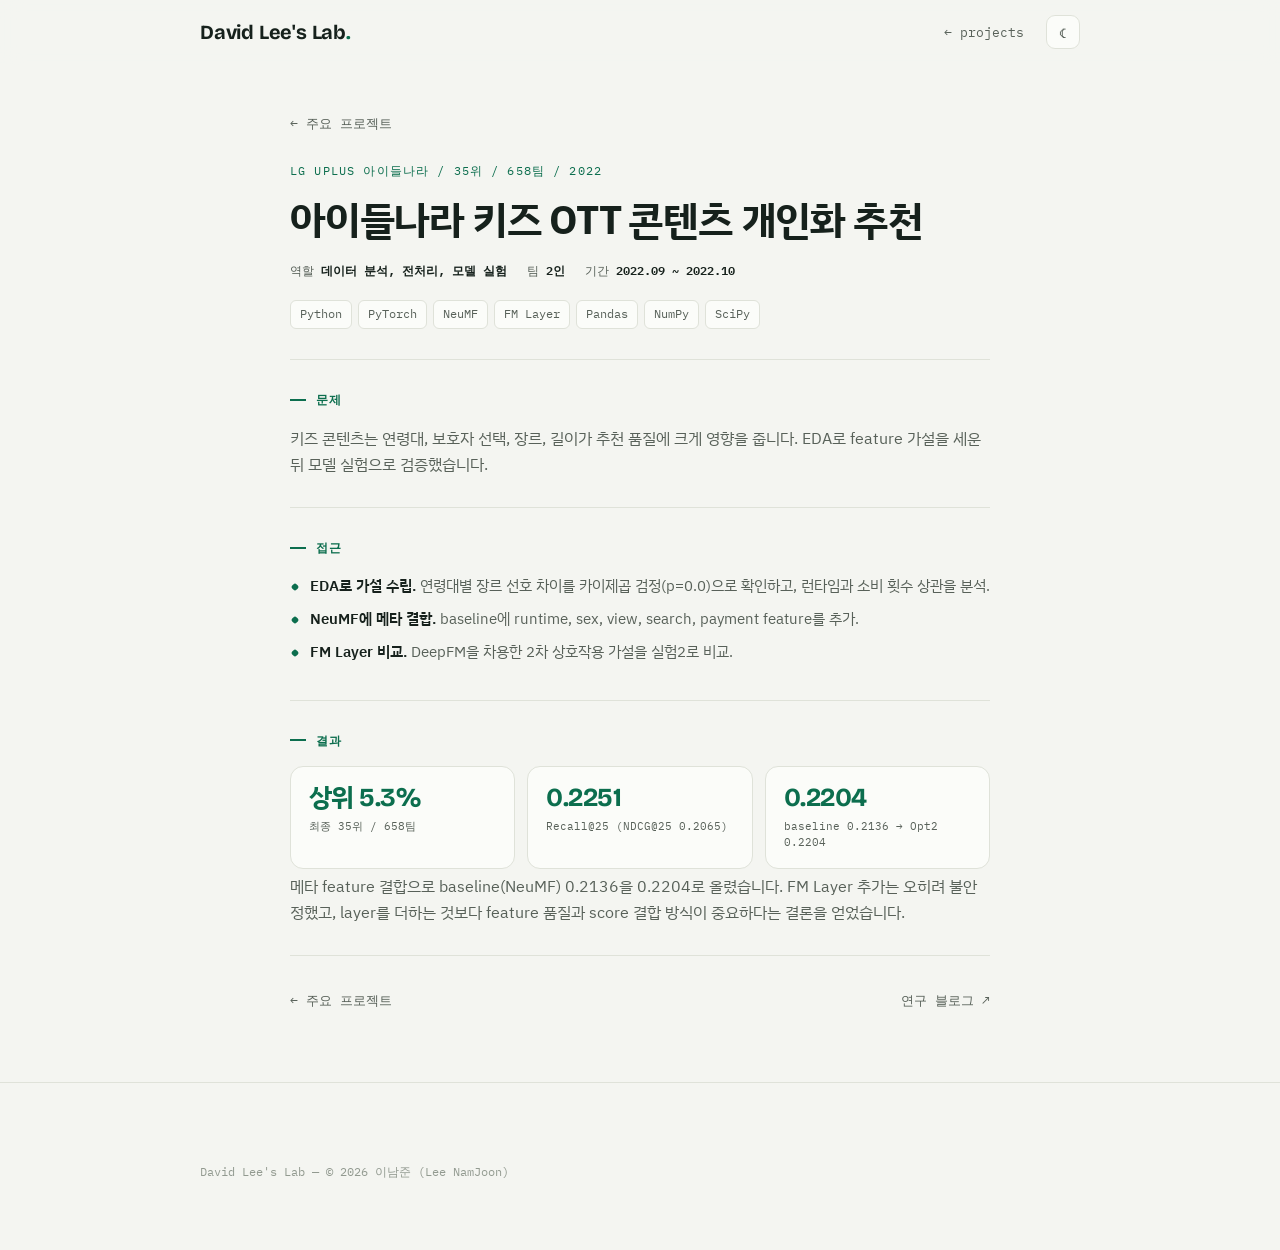
<file: projects/lguplus-kids-rec.html>
<!DOCTYPE html>
<html lang="ko">
<head>
<meta charset="UTF-8">
<meta name="viewport" content="width=device-width, initial-scale=1.0">
<title>아이들나라 키즈 OTT 추천 — David Lee's Lab</title>
<meta name="description" content="시청 이력과 메타데이터를 결합한 NeuMF 개인화 추천, LG U+ 아이들나라 35위 658팀">
<link rel="preconnect" href="https://fonts.googleapis.com">
<link rel="preconnect" href="https://fonts.gstatic.com" crossorigin>
<link href="https://fonts.googleapis.com/css2?family=Bricolage+Grotesque:opsz,wght@12..96,500;12..96,600;12..96,700&family=IBM+Plex+Mono:wght@400;500;600&family=IBM+Plex+Sans+KR:wght@400;500;600;700&display=swap" rel="stylesheet">
<link rel="stylesheet" href="../assets/site.css">
<link rel="icon" href="../assets/img/favicon.svg" type="image/svg+xml">
<link rel="icon" href="../assets/img/favicon-32.png" sizes="32x32">
<link rel="apple-touch-icon" href="../assets/img/favicon-180.png">
<script>try{var t=localStorage.getItem('theme');if(t)document.documentElement.setAttribute('data-theme',t);}catch(e){}</script>
</head>
<body>

<nav id="nav">
  <div class="nav-in">
    <a class="brand" href="../index.html">David Lee's Lab<i>.</i></a>
    <div class="nav-right">
      <a class="nav-back" href="../index.html#projects">← projects</a>
      <button id="themeBtn" class="theme-btn" aria-label="테마 전환" title="테마 전환">◐</button>
    </div>
  </div>
</nav>

<div class="article">
  <div class="art-top"><a class="art-back" href="../index.html#projects">← 주요 프로젝트</a></div>

  <div class="art-head">
    <div class="art-kick">LG UPLUS 아이들나라 / 35위 / 658팀 / 2022</div>
    <h1 class="art-title">아이들나라 키즈 OTT 콘텐츠 개인화 추천</h1>
    <div class="art-meta">
      <span>역할 <b>데이터 분석, 전처리, 모델 실험</b></span>
      <span>팀 <b>2인</b></span>
      <span>기간 <b>2022.09 ~ 2022.10</b></span>
    </div>
    <div class="art-stack">
      <span>Python</span><span>PyTorch</span><span>NeuMF</span><span>FM Layer</span><span>Pandas</span><span>NumPy</span><span>SciPy</span>
    </div>
  </div>

  <div class="block">
    <h3>문제</h3>
    <p>키즈 콘텐츠는 연령대, 보호자 선택, 장르, 길이가 추천 품질에 크게 영향을 줍니다. EDA로 feature 가설을 세운 뒤 모델 실험으로 검증했습니다.</p>
  </div>

  <div class="block">
    <h3>접근</h3>
    <ul>
      <li><b>EDA로 가설 수립.</b> 연령대별 장르 선호 차이를 카이제곱 검정(p=0.0)으로 확인하고, 런타임과 소비 횟수 상관을 분석.</li>
      <li><b>NeuMF에 메타 결합.</b> baseline에 runtime, sex, view, search, payment feature를 추가.</li>
      <li><b>FM Layer 비교.</b> DeepFM을 차용한 2차 상호작용 가설을 실험2로 비교.</li>
    </ul>
  </div>

  <div class="block">
    <h3>결과</h3>
    <div class="callouts">
      <div class="co"><div class="big">상위 5.3%</div><div class="lab">최종 35위 / 658팀</div></div>
      <div class="co"><div class="big">0.2251</div><div class="lab">Recall@25 (NDCG@25 0.2065)</div></div>
      <div class="co"><div class="big">0.2204</div><div class="lab">baseline 0.2136 → Opt2 0.2204</div></div>
    </div>
    <p>메타 feature 결합으로 baseline(NeuMF) 0.2136을 0.2204로 올렸습니다. FM Layer 추가는 오히려 불안정했고, layer를 더하는 것보다 feature 품질과 score 결합 방식이 중요하다는 결론을 얻었습니다.</p>
  </div>

  <div class="art-foot">
    <a href="../index.html#projects">← 주요 프로젝트</a>
    <a href="https://dlskawns.github.io" target="_blank" rel="noopener">연구 블로그 ↗</a>
  </div>
</div>

<footer>
  <div class="wrap">
    <div class="foot-copy">David Lee's Lab — © 2026 이남준 (Lee NamJoon)</div>
  </div>
</footer>

<script src="../assets/site.js" defer></script>
</body>
</html>
</file>
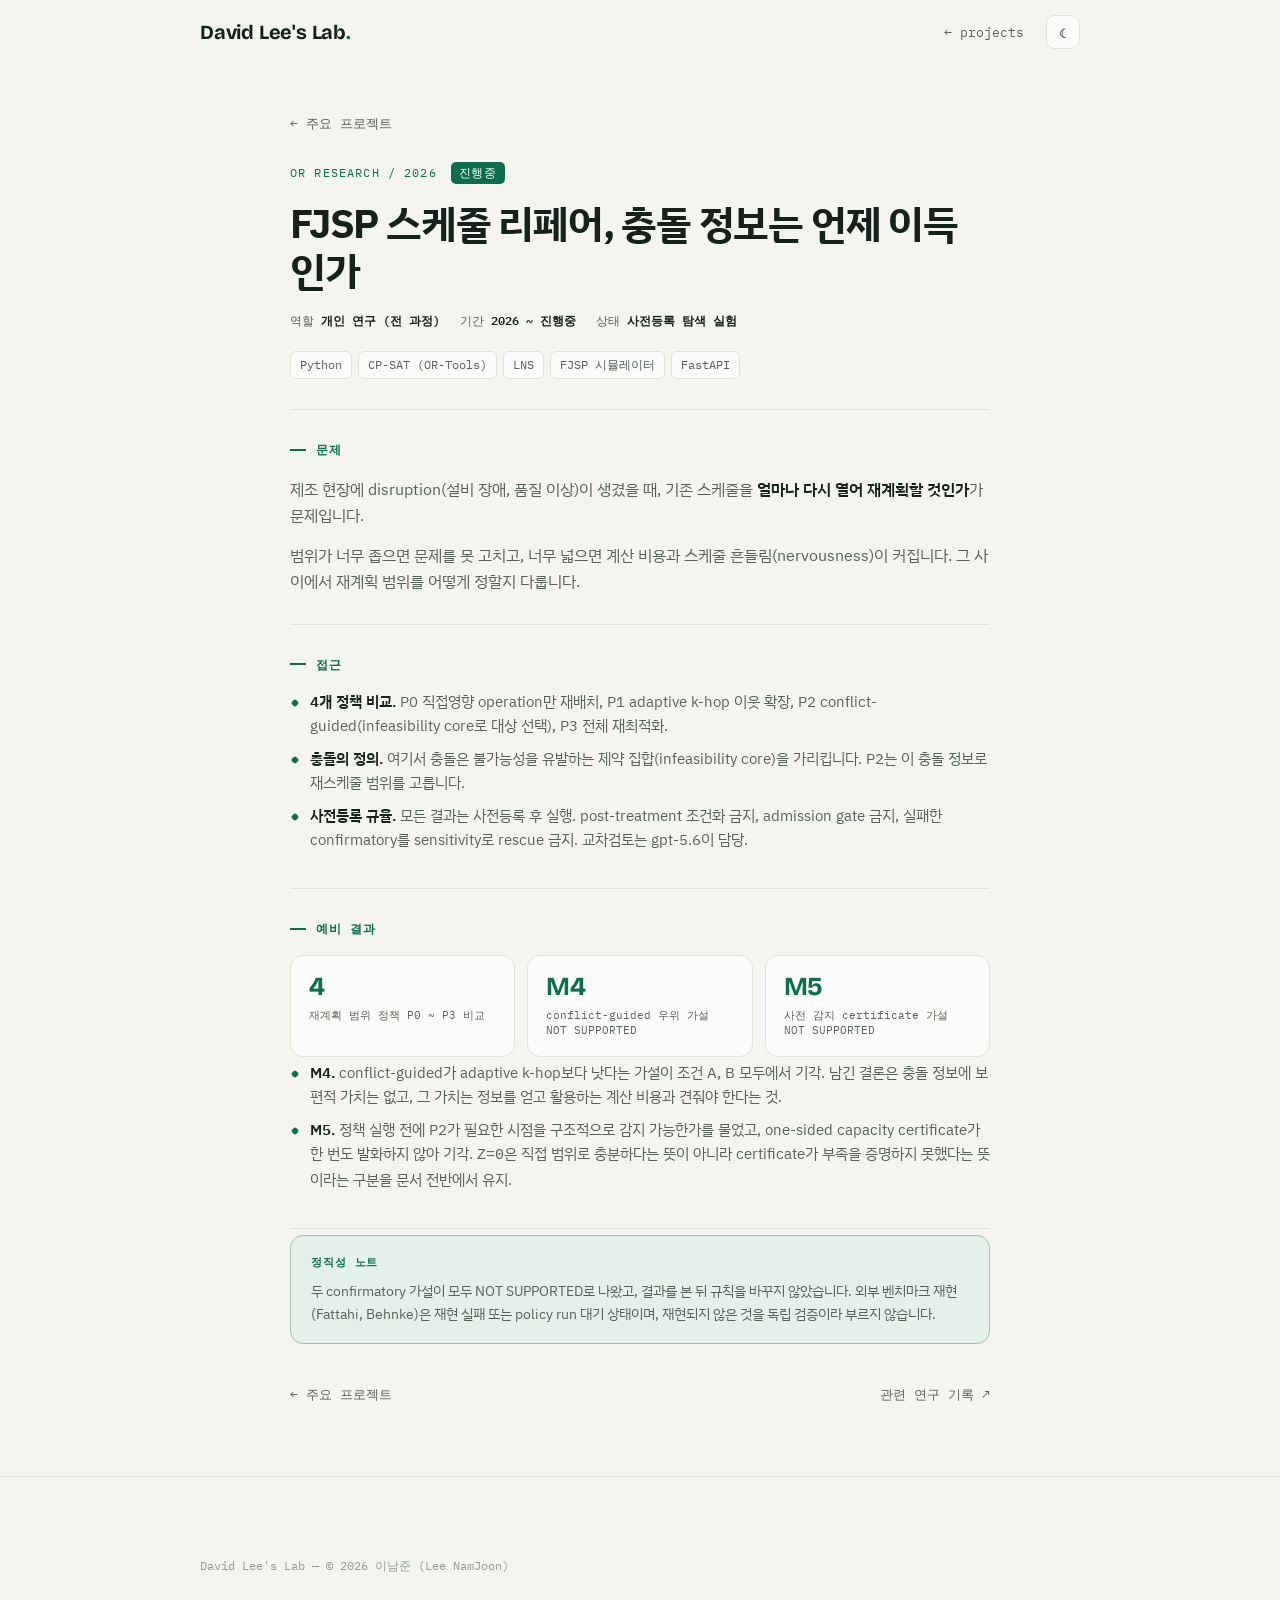
<file: projects/mes-schedule-repair.html>
<!DOCTYPE html>
<html lang="ko">
<head>
<meta charset="UTF-8">
<meta name="viewport" content="width=device-width, initial-scale=1.0">
<title>FJSP 스케줄 리페어 — David Lee's Lab</title>
<meta name="description" content="설비 장애 재스케줄링에서 충돌 정보의 가치를 사전등록 실험으로 검증하는 진행중 연구">
<link rel="preconnect" href="https://fonts.googleapis.com">
<link rel="preconnect" href="https://fonts.gstatic.com" crossorigin>
<link href="https://fonts.googleapis.com/css2?family=Bricolage+Grotesque:opsz,wght@12..96,500;12..96,600;12..96,700&family=IBM+Plex+Mono:wght@400;500;600&family=IBM+Plex+Sans+KR:wght@400;500;600;700&display=swap" rel="stylesheet">
<link rel="stylesheet" href="../assets/site.css">
<link rel="icon" href="../assets/img/favicon.svg" type="image/svg+xml">
<link rel="icon" href="../assets/img/favicon-32.png" sizes="32x32">
<link rel="apple-touch-icon" href="../assets/img/favicon-180.png">
<script>try{var t=localStorage.getItem('theme');if(t)document.documentElement.setAttribute('data-theme',t);}catch(e){}</script>
</head>
<body>

<nav id="nav">
  <div class="nav-in">
    <a class="brand" href="../index.html">David Lee's Lab<i>.</i></a>
    <div class="nav-right">
      <a class="nav-back" href="../index.html#projects">← projects</a>
      <button id="themeBtn" class="theme-btn" aria-label="테마 전환" title="테마 전환">◐</button>
    </div>
  </div>
</nav>

<div class="article">
  <div class="art-top"><a class="art-back" href="../index.html#projects">← 주요 프로젝트</a></div>

  <div class="art-head">
    <div class="art-kick">OR RESEARCH / 2026 <span class="wip">진행중</span></div>
    <h1 class="art-title">FJSP 스케줄 리페어, 충돌 정보는 언제 이득인가</h1>
    <div class="art-meta">
      <span>역할 <b>개인 연구 (전 과정)</b></span>
      <span>기간 <b>2026 ~ 진행중</b></span>
      <span>상태 <b>사전등록 탐색 실험</b></span>
    </div>
    <div class="art-stack">
      <span>Python</span><span>CP-SAT (OR-Tools)</span><span>LNS</span><span>FJSP 시뮬레이터</span><span>FastAPI</span>
    </div>
  </div>

  <div class="block">
    <h3>문제</h3>
    <p>제조 현장에 disruption(설비 장애, 품질 이상)이 생겼을 때, 기존 스케줄을 <strong>얼마나 다시 열어 재계획할 것인가</strong>가 문제입니다.</p>
    <p>범위가 너무 좁으면 문제를 못 고치고, 너무 넓으면 계산 비용과 스케줄 흔들림(nervousness)이 커집니다. 그 사이에서 재계획 범위를 어떻게 정할지 다룹니다.</p>
  </div>

  <div class="block">
    <h3>접근</h3>
    <ul>
      <li><b>4개 정책 비교.</b> P0 직접영향 operation만 재배치, P1 adaptive k-hop 이웃 확장, P2 conflict-guided(infeasibility core로 대상 선택), P3 전체 재최적화.</li>
      <li><b>충돌의 정의.</b> 여기서 충돌은 불가능성을 유발하는 제약 집합(infeasibility core)을 가리킵니다. P2는 이 충돌 정보로 재스케줄 범위를 고릅니다.</li>
      <li><b>사전등록 규율.</b> 모든 결과는 사전등록 후 실행. post-treatment 조건화 금지, admission gate 금지, 실패한 confirmatory를 sensitivity로 rescue 금지. 교차검토는 gpt-5.6이 담당.</li>
    </ul>
  </div>

  <div class="block">
    <h3>예비 결과</h3>
    <div class="callouts">
      <div class="co"><div class="big">4</div><div class="lab">재계획 범위 정책 P0 ~ P3 비교</div></div>
      <div class="co"><div class="big">M4</div><div class="lab">conflict-guided 우위 가설 NOT SUPPORTED</div></div>
      <div class="co"><div class="big">M5</div><div class="lab">사전 감지 certificate 가설 NOT SUPPORTED</div></div>
    </div>
    <ul>
      <li><b>M4.</b> conflict-guided가 adaptive k-hop보다 낫다는 가설이 조건 A, B 모두에서 기각. 남긴 결론은 충돌 정보에 보편적 가치는 없고, 그 가치는 정보를 얻고 활용하는 계산 비용과 견줘야 한다는 것.</li>
      <li><b>M5.</b> 정책 실행 전에 P2가 필요한 시점을 구조적으로 감지 가능한가를 물었고, one-sided capacity certificate가 한 번도 발화하지 않아 기각. <code>Z=0</code>은 직접 범위로 충분하다는 뜻이 아니라 certificate가 부족을 증명하지 못했다는 뜻이라는 구분을 문서 전반에서 유지.</li>
    </ul>
  </div>

  <div class="honesty">
    <h4>정직성 노트</h4>
    <p>두 confirmatory 가설이 모두 NOT SUPPORTED로 나왔고, 결과를 본 뒤 규칙을 바꾸지 않았습니다. 외부 벤치마크 재현(Fattahi, Behnke)은 재현 실패 또는 policy run 대기 상태이며, 재현되지 않은 것을 독립 검증이라 부르지 않습니다.</p>
  </div>

  <div class="art-foot">
    <a href="../index.html#projects">← 주요 프로젝트</a>
    <a href="https://dlskawns.github.io/optimization/prereg-not-supported/" target="_blank" rel="noopener">관련 연구 기록 ↗</a>
  </div>
</div>

<footer>
  <div class="wrap">
    <div class="foot-copy">David Lee's Lab — © 2026 이남준 (Lee NamJoon)</div>
  </div>
</footer>

<script src="../assets/site.js" defer></script>
</body>
</html>
</file>
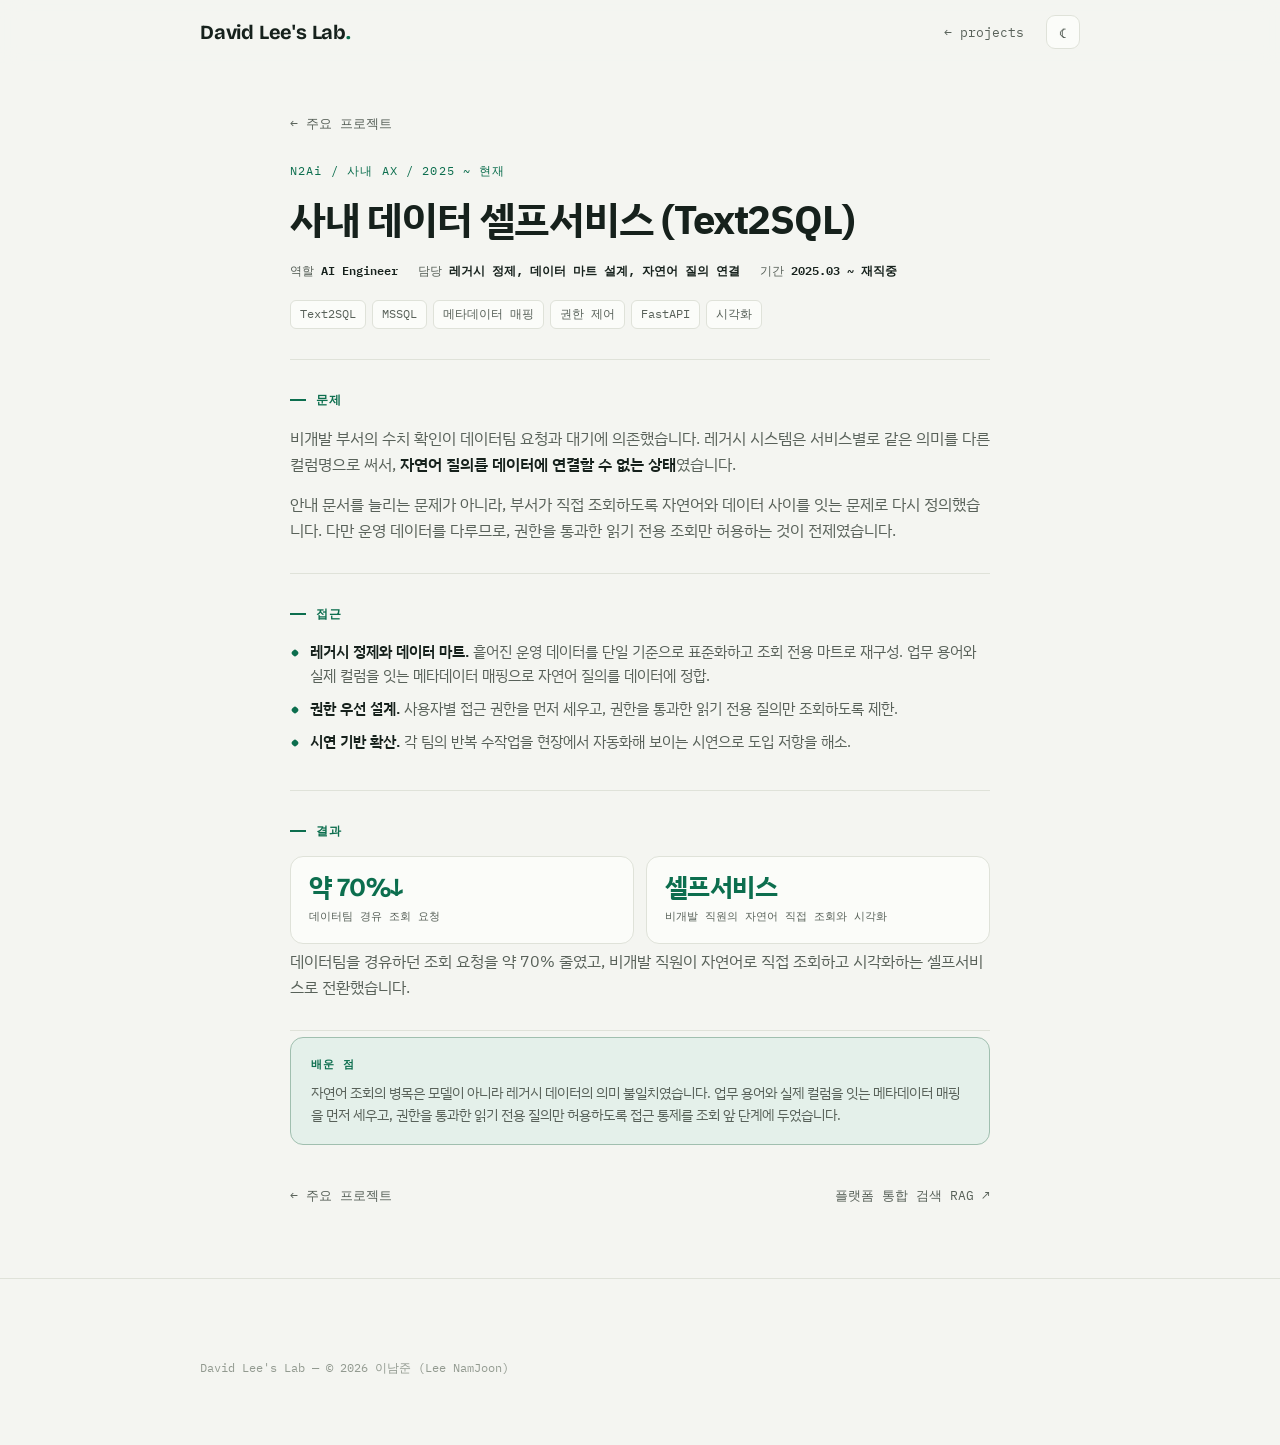
<file: projects/n2ai-data-selfservice.html>
<!DOCTYPE html>
<html lang="ko">
<head>
<meta charset="UTF-8">
<meta name="viewport" content="width=device-width, initial-scale=1.0">
<title>데이터 셀프서비스 Text2SQL — David Lee's Lab</title>
<meta name="description" content="비개발 부서가 자연어로 데이터를 직접 조회하는 셀프서비스. 레거시 컬럼을 업무 용어로 잇는 메타데이터 매핑과 권한 우선 설계.">
<link rel="preconnect" href="https://fonts.googleapis.com">
<link rel="preconnect" href="https://fonts.gstatic.com" crossorigin>
<link href="https://fonts.googleapis.com/css2?family=Bricolage+Grotesque:opsz,wght@12..96,500;12..96,600;12..96,700&family=IBM+Plex+Mono:wght@400;500;600&family=IBM+Plex+Sans+KR:wght@400;500;600;700&display=swap" rel="stylesheet">
<link rel="stylesheet" href="../assets/site.css">
<link rel="icon" href="../assets/img/favicon.svg" type="image/svg+xml">
<link rel="icon" href="../assets/img/favicon-32.png" sizes="32x32">
<link rel="apple-touch-icon" href="../assets/img/favicon-180.png">
<script>try{var t=localStorage.getItem('theme');if(t)document.documentElement.setAttribute('data-theme',t);}catch(e){}</script>
</head>
<body>

<nav id="nav">
  <div class="nav-in">
    <a class="brand" href="../index.html">David Lee's Lab<i>.</i></a>
    <div class="nav-right">
      <a class="nav-back" href="../index.html#projects">← projects</a>
      <button id="themeBtn" class="theme-btn" aria-label="테마 전환" title="테마 전환">◐</button>
    </div>
  </div>
</nav>

<div class="article">
  <div class="art-top"><a class="art-back" href="../index.html#projects">← 주요 프로젝트</a></div>

  <div class="art-head">
    <div class="art-kick">N2Ai / 사내 AX / 2025 ~ 현재</div>
    <h1 class="art-title">사내 데이터 셀프서비스 (Text2SQL)</h1>
    <div class="art-meta">
      <span>역할 <b>AI Engineer</b></span>
      <span>담당 <b>레거시 정제, 데이터 마트 설계, 자연어 질의 연결</b></span>
      <span>기간 <b>2025.03 ~ 재직중</b></span>
    </div>
    <div class="art-stack">
      <span>Text2SQL</span><span>MSSQL</span><span>메타데이터 매핑</span><span>권한 제어</span><span>FastAPI</span><span>시각화</span>
    </div>
  </div>

  <div class="block">
    <h3>문제</h3>
    <p>비개발 부서의 수치 확인이 데이터팀 요청과 대기에 의존했습니다. 레거시 시스템은 서비스별로 같은 의미를 다른 컬럼명으로 써서, <strong>자연어 질의를 데이터에 연결할 수 없는 상태</strong>였습니다.</p>
    <p>안내 문서를 늘리는 문제가 아니라, 부서가 직접 조회하도록 자연어와 데이터 사이를 잇는 문제로 다시 정의했습니다. 다만 운영 데이터를 다루므로, 권한을 통과한 읽기 전용 조회만 허용하는 것이 전제였습니다.</p>
  </div>

  <div class="block">
    <h3>접근</h3>
    <ul>
      <li><b>레거시 정제와 데이터 마트.</b> 흩어진 운영 데이터를 단일 기준으로 표준화하고 조회 전용 마트로 재구성. 업무 용어와 실제 컬럼을 잇는 메타데이터 매핑으로 자연어 질의를 데이터에 정합.</li>
      <li><b>권한 우선 설계.</b> 사용자별 접근 권한을 먼저 세우고, 권한을 통과한 읽기 전용 질의만 조회하도록 제한.</li>
      <li><b>시연 기반 확산.</b> 각 팀의 반복 수작업을 현장에서 자동화해 보이는 시연으로 도입 저항을 해소.</li>
    </ul>
  </div>

  <div class="block">
    <h3>결과</h3>
    <div class="callouts">
      <div class="co"><div class="big">약 70%↓</div><div class="lab">데이터팀 경유 조회 요청</div></div>
      <div class="co"><div class="big">셀프서비스</div><div class="lab">비개발 직원의 자연어 직접 조회와 시각화</div></div>
    </div>
    <p>데이터팀을 경유하던 조회 요청을 약 70% 줄였고, 비개발 직원이 자연어로 직접 조회하고 시각화하는 셀프서비스로 전환했습니다.</p>
  </div>

  <div class="honesty">
    <h4>배운 점</h4>
    <p>자연어 조회의 병목은 모델이 아니라 레거시 데이터의 의미 불일치였습니다. 업무 용어와 실제 컬럼을 잇는 메타데이터 매핑을 먼저 세우고, 권한을 통과한 읽기 전용 질의만 허용하도록 접근 통제를 조회 앞 단계에 두었습니다.</p>
  </div>

  <div class="art-foot">
    <a href="../index.html#projects">← 주요 프로젝트</a>
    <a href="n2ai-search-rag.html">플랫폼 통합 검색 RAG ↗</a>
  </div>
</div>

<footer><div class="wrap"><div class="foot-copy">David Lee's Lab — © 2026 이남준 (Lee NamJoon)</div></div></footer>
<script src="../assets/site.js" defer></script>
</body>
</html>
</file>
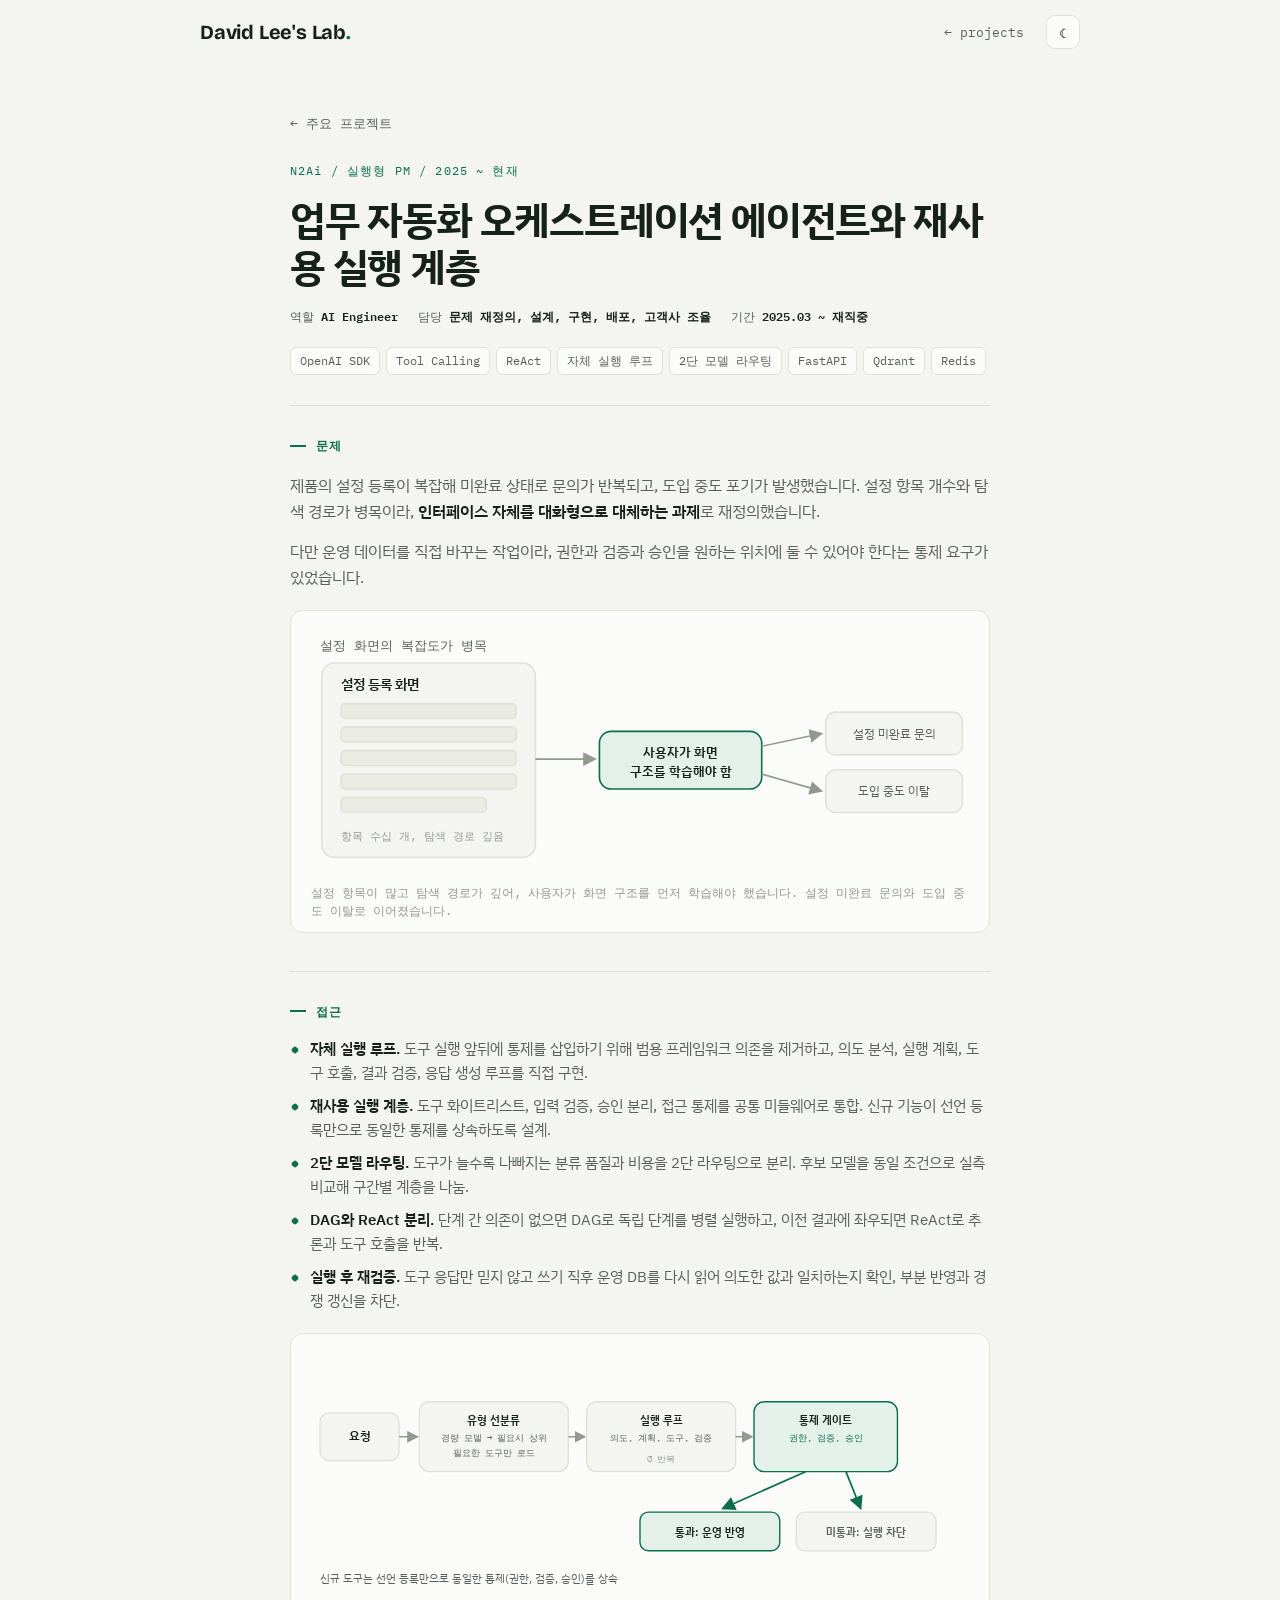
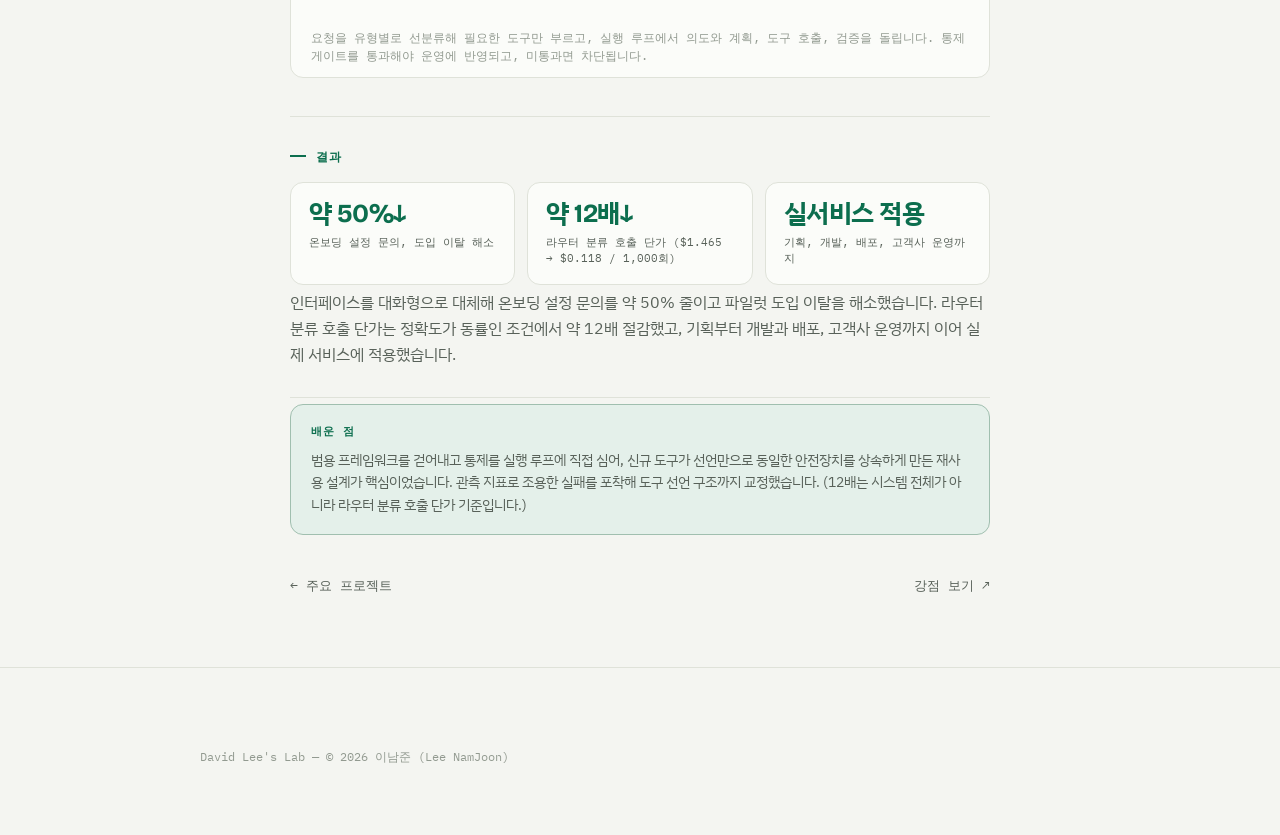
<file: projects/n2ai-orchestration-agent.html>
<!DOCTYPE html>
<html lang="ko">
<head>
<meta charset="UTF-8">
<meta name="viewport" content="width=device-width, initial-scale=1.0">
<title>오케스트레이션 에이전트 — David Lee's Lab</title>
<meta name="description" content="복잡한 설정을 대화로 대체하는 실행형 에이전트와, 통제를 실행 루프에 심은 재사용 실행 계층">
<link rel="preconnect" href="https://fonts.googleapis.com">
<link rel="preconnect" href="https://fonts.gstatic.com" crossorigin>
<link href="https://fonts.googleapis.com/css2?family=Bricolage+Grotesque:opsz,wght@12..96,500;12..96,600;12..96,700&family=IBM+Plex+Mono:wght@400;500;600&family=IBM+Plex+Sans+KR:wght@400;500;600;700&display=swap" rel="stylesheet">
<link rel="stylesheet" href="../assets/site.css">
<link rel="icon" href="../assets/img/favicon.svg" type="image/svg+xml">
<link rel="icon" href="../assets/img/favicon-32.png" sizes="32x32">
<link rel="apple-touch-icon" href="../assets/img/favicon-180.png">
<script>try{var t=localStorage.getItem('theme');if(t)document.documentElement.setAttribute('data-theme',t);}catch(e){}</script>
</head>
<body>

<nav id="nav">
  <div class="nav-in">
    <a class="brand" href="../index.html">David Lee's Lab<i>.</i></a>
    <div class="nav-right">
      <a class="nav-back" href="../index.html#projects">← projects</a>
      <button id="themeBtn" class="theme-btn" aria-label="테마 전환" title="테마 전환">◐</button>
    </div>
  </div>
</nav>

<div class="article">
  <div class="art-top"><a class="art-back" href="../index.html#projects">← 주요 프로젝트</a></div>

  <div class="art-head">
    <div class="art-kick">N2Ai / 실행형 PM / 2025 ~ 현재</div>
    <h1 class="art-title">업무 자동화 오케스트레이션 에이전트와 재사용 실행 계층</h1>
    <div class="art-meta">
      <span>역할 <b>AI Engineer</b></span>
      <span>담당 <b>문제 재정의, 설계, 구현, 배포, 고객사 조율</b></span>
      <span>기간 <b>2025.03 ~ 재직중</b></span>
    </div>
    <div class="art-stack">
      <span>OpenAI SDK</span><span>Tool Calling</span><span>ReAct</span><span>자체 실행 루프</span><span>2단 모델 라우팅</span><span>FastAPI</span><span>Qdrant</span><span>Redis</span>
    </div>
  </div>

  <div class="block">
    <h3>문제</h3>
    <p>제품의 설정 등록이 복잡해 미완료 상태로 문의가 반복되고, 도입 중도 포기가 발생했습니다. 설정 항목 개수와 탐색 경로가 병목이라, <strong>인터페이스 자체를 대화형으로 대체하는 과제</strong>로 재정의했습니다.</p>
    <p>다만 운영 데이터를 직접 바꾸는 작업이라, 권한과 검증과 승인을 원하는 위치에 둘 수 있어야 한다는 통제 요구가 있었습니다.</p>
    <div class="dg-fig">
    <svg class="dg" viewBox="0 0 620 226" role="img" aria-label="설정 항목 과다로 사용자가 화면 구조를 학습해야 하는 병목">
    <defs><marker id="orF" markerWidth="9" markerHeight="9" refX="7" refY="4" orient="auto"><path class="arh" d="M0,0 L8,4 L0,8 Z"/></marker></defs>
    <text class="mono mut" x="10" y="18" font-size="12">설정 화면의 복잡도가 병목</text>
    <rect class="box" x="12" y="30" width="200" height="182" rx="12"/>
    <text class="ink" x="30" y="54" font-size="13" font-weight="600">설정 등록 화면</text>
    <rect class="box-2" x="30" y="68" width="164" height="14" rx="4"/>
    <rect class="box-2" x="30" y="90" width="164" height="14" rx="4"/>
    <rect class="box-2" x="30" y="112" width="164" height="14" rx="4"/>
    <rect class="box-2" x="30" y="134" width="164" height="14" rx="4"/>
    <rect class="box-2" x="30" y="156" width="136" height="14" rx="4"/>
    <text class="fnt mono" x="30" y="196" font-size="10.5">항목 수십 개, 탐색 경로 깊음</text>
    <path class="flow" d="M212,120 L268,120" marker-end="url(#orF)"/>
    <rect class="box-ac" x="272" y="94" width="152" height="54" rx="11"/><text class="ink" x="348" y="118" font-size="12.5" font-weight="600" text-anchor="middle">사용자가 화면</text><text class="ink" x="348" y="136" font-size="12.5" font-weight="600" text-anchor="middle">구조를 학습해야 함</text>
    <path class="flow" d="M424,108 L480,96" marker-end="url(#orF)"/>
    <path class="flow" d="M424,134 L480,150" marker-end="url(#orF)"/>
    <rect class="box" x="484" y="76" width="128" height="40" rx="9"/><text class="mut" x="548" y="100" font-size="11.5" text-anchor="middle">설정 미완료 문의</text>
    <rect class="box" x="484" y="130" width="128" height="40" rx="9"/><text class="mut" x="548" y="154" font-size="11.5" text-anchor="middle">도입 중도 이탈</text>
    </svg>
    <div class="cap">설정 항목이 많고 탐색 경로가 깊어, 사용자가 화면 구조를 먼저 학습해야 했습니다. 설정 미완료 문의와 도입 중도 이탈로 이어졌습니다.</div>
    </div>
  </div>

  <div class="block">
    <h3>접근</h3>
    <ul>
      <li><b>자체 실행 루프.</b> 도구 실행 앞뒤에 통제를 삽입하기 위해 범용 프레임워크 의존을 제거하고, 의도 분석, 실행 계획, 도구 호출, 결과 검증, 응답 생성 루프를 직접 구현.</li>
      <li><b>재사용 실행 계층.</b> 도구 화이트리스트, 입력 검증, 승인 분리, 접근 통제를 공통 미들웨어로 통합. 신규 기능이 선언 등록만으로 동일한 통제를 상속하도록 설계.</li>
      <li><b>2단 모델 라우팅.</b> 도구가 늘수록 나빠지는 분류 품질과 비용을 2단 라우팅으로 분리. 후보 모델을 동일 조건으로 실측 비교해 구간별 계층을 나눔.</li>
      <li><b>DAG와 ReAct 분리.</b> 단계 간 의존이 없으면 DAG로 독립 단계를 병렬 실행하고, 이전 결과에 좌우되면 ReAct로 추론과 도구 호출을 반복.</li>
      <li><b>실행 후 재검증.</b> 도구 응답만 믿지 않고 쓰기 직후 운영 DB를 다시 읽어 의도한 값과 일치하는지 확인, 부분 반영과 경쟁 갱신을 차단.</li>
    </ul>
    <div class="dg-fig">
    <svg class="dg" viewBox="0 0 720 286" role="img" aria-label="요청 유형 선분류 실행 루프 통제 게이트로 이어지는 실행형 에이전트 흐름">
    <defs>
    <marker id="orG" markerWidth="9" markerHeight="9" refX="7" refY="4" orient="auto"><path class="arh" d="M0,0 L8,4 L0,8 Z"/></marker>
    <marker id="orGa" markerWidth="9" markerHeight="9" refX="7" refY="4" orient="auto"><path class="arh-ac" d="M0,0 L8,4 L0,8 Z"/></marker>
    </defs>
    <rect class="box" x="12" y="64" width="86" height="52" rx="10"/><text class="ink" x="55" y="94" font-size="13" font-weight="600" text-anchor="middle">요청</text>
    <path class="flow" d="M98,90 L118,90" marker-end="url(#orG)"/>
    <rect class="box" x="120" y="52" width="162" height="76" rx="11"/><text class="ink" x="201" y="76" font-size="12.5" font-weight="600" text-anchor="middle">유형 선분류</text><text class="mut mono" x="201" y="95" font-size="10" text-anchor="middle">경량 모델 → 필요시 상위</text><text class="mut mono" x="201" y="111" font-size="10" text-anchor="middle">필요한 도구만 로드</text>
    <path class="flow" d="M282,90 L300,90" marker-end="url(#orG)"/>
    <rect class="box" x="302" y="52" width="162" height="76" rx="11"/><text class="ink" x="383" y="76" font-size="12.5" font-weight="600" text-anchor="middle">실행 루프</text><text class="mut mono" x="383" y="95" font-size="10" text-anchor="middle">의도, 계획, 도구, 검증</text><text class="fnt mono" x="383" y="118" font-size="9.5" text-anchor="middle">↺ 반복</text>
    <path class="flow" d="M464,90 L482,90" marker-end="url(#orG)"/>
    <rect class="box-ac" x="484" y="52" width="156" height="76" rx="11"/><text class="ink" x="562" y="76" font-size="12.5" font-weight="600" text-anchor="middle">통제 게이트</text><text class="sig mono" x="562" y="95" font-size="10" text-anchor="middle">권한, 검증, 승인</text>
    <path class="flow-ac" d="M540,128 L450,168" marker-end="url(#orGa)"/>
    <path class="flow-ac" d="M584,128 L600,168" marker-end="url(#orGa)"/>
    <rect class="box-ac" x="360" y="172" width="152" height="42" rx="9"/><text class="ink" x="436" y="198" font-size="12" font-weight="600" text-anchor="middle">통과: 운영 반영</text>
    <rect class="box" x="530" y="172" width="152" height="42" rx="9"/><text class="mut" x="606" y="198" font-size="12" font-weight="600" text-anchor="middle">미통과: 실행 차단</text>
    <text class="mut" x="12" y="248" font-size="12">신규 도구는 선언 등록만으로 동일한 통제(권한, 검증, 승인)를 상속</text>
    </svg>
    <div class="cap">요청을 유형별로 선분류해 필요한 도구만 부르고, 실행 루프에서 의도와 계획, 도구 호출, 검증을 돌립니다. 통제 게이트를 통과해야 운영에 반영되고, 미통과면 차단됩니다.</div>
    </div>
  </div>

  <div class="block">
    <h3>결과</h3>
    <div class="callouts">
      <div class="co"><div class="big">약 50%↓</div><div class="lab">온보딩 설정 문의, 도입 이탈 해소</div></div>
      <div class="co"><div class="big">약 12배↓</div><div class="lab">라우터 분류 호출 단가 ($1.465 → $0.118 / 1,000회)</div></div>
      <div class="co"><div class="big">실서비스 적용</div><div class="lab">기획, 개발, 배포, 고객사 운영까지</div></div>
    </div>
    <p>인터페이스를 대화형으로 대체해 온보딩 설정 문의를 약 50% 줄이고 파일럿 도입 이탈을 해소했습니다. 라우터 분류 호출 단가는 정확도가 동률인 조건에서 약 12배 절감했고, 기획부터 개발과 배포, 고객사 운영까지 이어 실제 서비스에 적용했습니다.</p>
  </div>

  <div class="honesty">
    <h4>배운 점</h4>
    <p>범용 프레임워크를 걷어내고 통제를 실행 루프에 직접 심어, 신규 도구가 선언만으로 동일한 안전장치를 상속하게 만든 재사용 설계가 핵심이었습니다. 관측 지표로 조용한 실패를 포착해 도구 선언 구조까지 교정했습니다. (12배는 시스템 전체가 아니라 라우터 분류 호출 단가 기준입니다.)</p>
  </div>

  <div class="art-foot">
    <a href="../index.html#projects">← 주요 프로젝트</a>
    <a href="../index.html#about">강점 보기 ↗</a>
  </div>
</div>

<footer><div class="wrap"><div class="foot-copy">David Lee's Lab — © 2026 이남준 (Lee NamJoon)</div></div></footer>
<script src="../assets/site.js" defer></script>
</body>
</html>
</file>
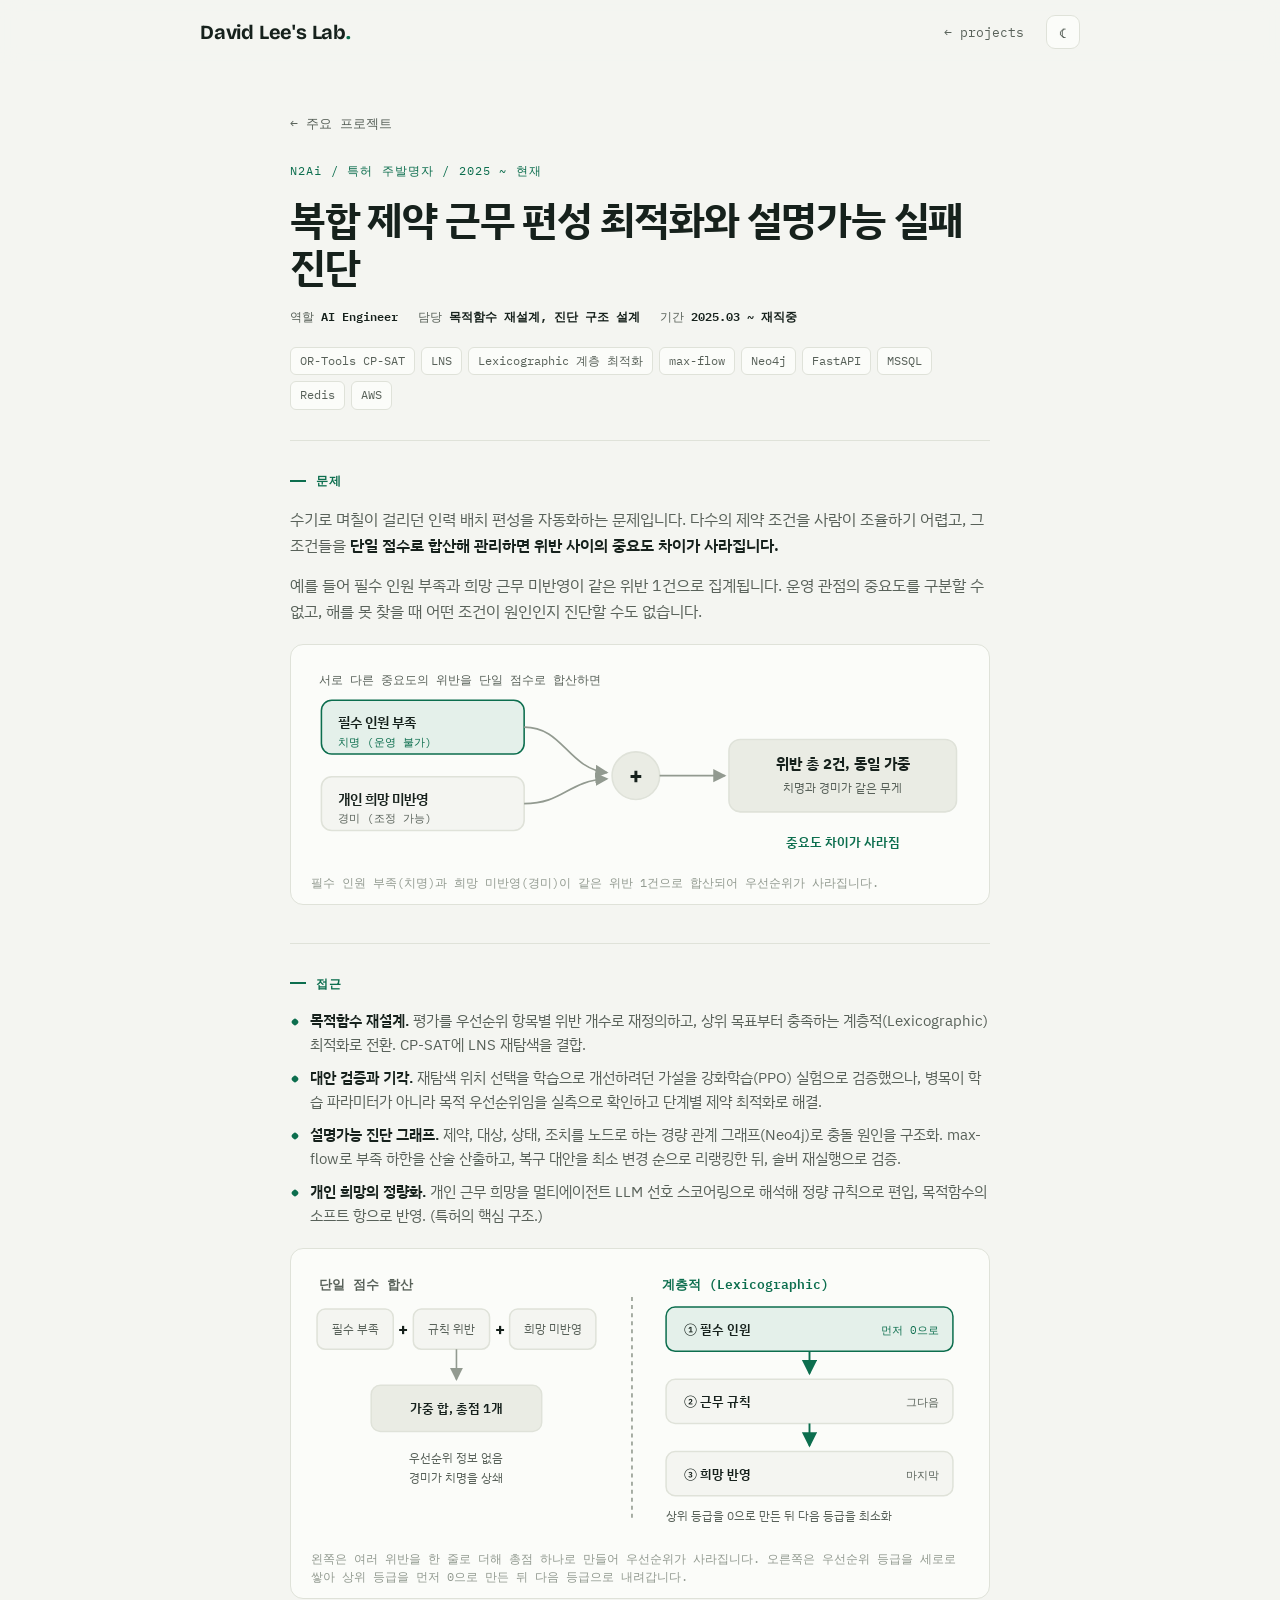
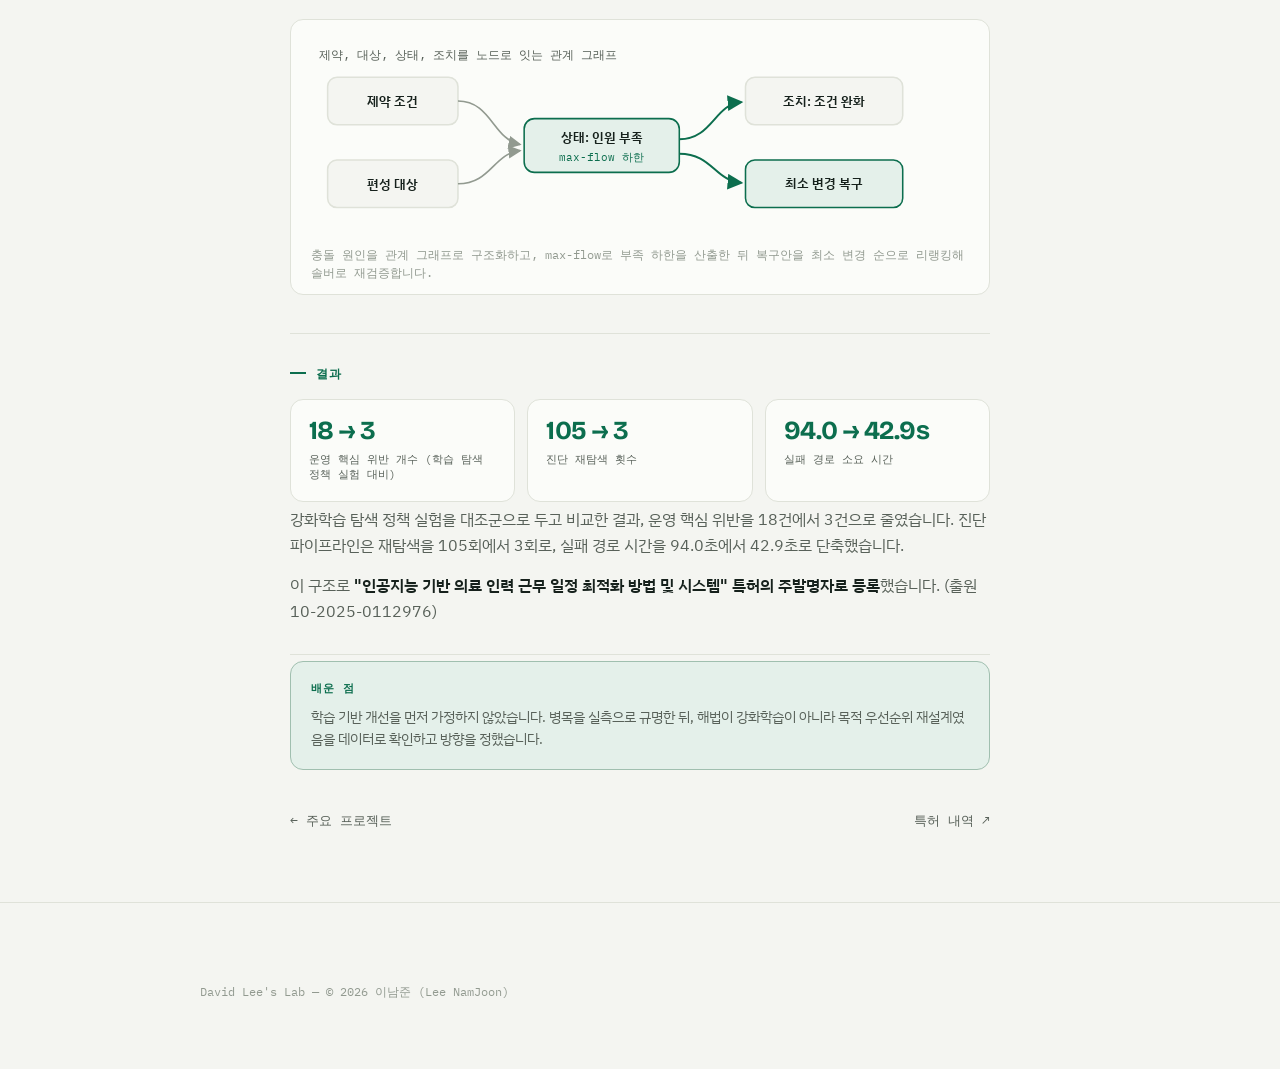
<file: projects/n2ai-schedule-optimization.html>
<!DOCTYPE html>
<html lang="ko">
<head>
<meta charset="UTF-8">
<meta name="viewport" content="width=device-width, initial-scale=1.0">
<title>근무 편성 최적화와 실패 진단 — David Lee's Lab</title>
<meta name="description" content="계층적 CP-SAT 최적화와 max-flow, 온톨로지 기반 설명가능 실패 진단. 근무표 최적화 특허 주발명자.">
<link rel="preconnect" href="https://fonts.googleapis.com">
<link rel="preconnect" href="https://fonts.gstatic.com" crossorigin>
<link href="https://fonts.googleapis.com/css2?family=Bricolage+Grotesque:opsz,wght@12..96,500;12..96,600;12..96,700&family=IBM+Plex+Mono:wght@400;500;600&family=IBM+Plex+Sans+KR:wght@400;500;600;700&display=swap" rel="stylesheet">
<link rel="stylesheet" href="../assets/site.css">
<link rel="icon" href="../assets/img/favicon.svg" type="image/svg+xml">
<link rel="icon" href="../assets/img/favicon-32.png" sizes="32x32">
<link rel="apple-touch-icon" href="../assets/img/favicon-180.png">
<script>try{var t=localStorage.getItem('theme');if(t)document.documentElement.setAttribute('data-theme',t);}catch(e){}</script>
</head>
<body>

<nav id="nav">
  <div class="nav-in">
    <a class="brand" href="../index.html">David Lee's Lab<i>.</i></a>
    <div class="nav-right">
      <a class="nav-back" href="../index.html#projects">← projects</a>
      <button id="themeBtn" class="theme-btn" aria-label="테마 전환" title="테마 전환">◐</button>
    </div>
  </div>
</nav>

<div class="article">
  <div class="art-top"><a class="art-back" href="../index.html#projects">← 주요 프로젝트</a></div>

  <div class="art-head">
    <div class="art-kick">N2Ai / 특허 주발명자 / 2025 ~ 현재</div>
    <h1 class="art-title">복합 제약 근무 편성 최적화와 설명가능 실패 진단</h1>
    <div class="art-meta">
      <span>역할 <b>AI Engineer</b></span>
      <span>담당 <b>목적함수 재설계, 진단 구조 설계</b></span>
      <span>기간 <b>2025.03 ~ 재직중</b></span>
    </div>
    <div class="art-stack">
      <span>OR-Tools CP-SAT</span><span>LNS</span><span>Lexicographic 계층 최적화</span><span>max-flow</span><span>Neo4j</span><span>FastAPI</span><span>MSSQL</span><span>Redis</span><span>AWS</span>
    </div>
  </div>

  <div class="block">
    <h3>문제</h3>
    <p>수기로 며칠이 걸리던 인력 배치 편성을 자동화하는 문제입니다. 다수의 제약 조건을 사람이 조율하기 어렵고, 그 조건들을 <strong>단일 점수로 합산해 관리하면 위반 사이의 중요도 차이가 사라집니다.</strong></p>
    <p>예를 들어 필수 인원 부족과 희망 근무 미반영이 같은 위반 1건으로 집계됩니다. 운영 관점의 중요도를 구분할 수 없고, 해를 못 찾을 때 어떤 조건이 원인인지 진단할 수도 없습니다.</p>
    <div class="dg-fig">
    <svg class="dg" viewBox="0 0 640 190" role="img" aria-label="중요도가 다른 위반이 단일 점수로 합산되어 중요도 차이가 사라지는 구조">
    <defs><marker id="soA" markerWidth="9" markerHeight="9" refX="7" refY="4" orient="auto"><path class="arh" d="M0,0 L8,4 L0,8 Z"/></marker></defs>
    <text class="mono mut" x="10" y="18" font-size="12">서로 다른 중요도의 위반을 단일 점수로 합산하면</text>
    <rect class="box-ac" x="12" y="34" width="196" height="52" rx="10"/>
    <text class="ink" x="28" y="60" font-size="14" font-weight="600">필수 인원 부족</text>
    <text class="sig mono" x="28" y="78" font-size="11">치명 (운영 불가)</text>
    <rect class="box" x="12" y="108" width="196" height="52" rx="10"/>
    <text class="ink" x="28" y="134" font-size="14" font-weight="600">개인 희망 미반영</text>
    <text class="mut mono" x="28" y="152" font-size="11">경미 (조정 가능)</text>
    <path class="flow" d="M208,60 C246,60 250,100 288,104" marker-end="url(#soA)"/>
    <path class="flow" d="M208,134 C246,134 250,112 288,110" marker-end="url(#soA)"/>
    <circle class="box-2" cx="316" cy="107" r="23"/>
    <text class="ink" x="316" y="115" font-size="22" font-weight="700" text-anchor="middle">+</text>
    <path class="flow" d="M339,107 L402,107" marker-end="url(#soA)"/>
    <rect class="box-2" x="406" y="72" width="220" height="70" rx="11"/>
    <text class="ink" x="516" y="101" font-size="14.5" font-weight="700" text-anchor="middle">위반 총 2건, 동일 가중</text>
    <text class="mut" x="516" y="123" font-size="12" text-anchor="middle">치명과 경미가 같은 무게</text>
    <text class="sig" x="516" y="176" font-size="13" font-weight="600" text-anchor="middle">중요도 차이가 사라짐</text>
    </svg>
    <div class="cap">필수 인원 부족(치명)과 희망 미반영(경미)이 같은 위반 1건으로 합산되어 우선순위가 사라집니다.</div>
    </div>
  </div>

  <div class="block">
    <h3>접근</h3>
    <ul>
      <li><b>목적함수 재설계.</b> 평가를 우선순위 항목별 위반 개수로 재정의하고, 상위 목표부터 충족하는 계층적(Lexicographic) 최적화로 전환. CP-SAT에 LNS 재탐색을 결합.</li>
      <li><b>대안 검증과 기각.</b> 재탐색 위치 선택을 학습으로 개선하려던 가설을 강화학습(PPO) 실험으로 검증했으나, 병목이 학습 파라미터가 아니라 목적 우선순위임을 실측으로 확인하고 단계별 제약 최적화로 해결.</li>
      <li><b>설명가능 진단 그래프.</b> 제약, 대상, 상태, 조치를 노드로 하는 경량 관계 그래프(Neo4j)로 충돌 원인을 구조화. max-flow로 부족 하한을 산술 산출하고, 복구 대안을 최소 변경 순으로 리랭킹한 뒤, 솔버 재실행으로 검증.</li>
      <li><b>개인 희망의 정량화.</b> 개인 근무 희망을 멀티에이전트 LLM 선호 스코어링으로 해석해 정량 규칙으로 편입, 목적함수의 소프트 항으로 반영. (특허의 핵심 구조.)</li>
    </ul>
    <div class="dg-fig">
    <svg class="dg" viewBox="0 0 660 268" role="img" aria-label="단일 점수 합산과 계층적 최적화의 비교">
    <defs>
    <marker id="soB" markerWidth="9" markerHeight="9" refX="7" refY="4" orient="auto"><path class="arh" d="M0,0 L8,4 L0,8 Z"/></marker>
    <marker id="soBa" markerWidth="9" markerHeight="9" refX="7" refY="4" orient="auto"><path class="arh-ac" d="M0,0 L8,4 L0,8 Z"/></marker>
    </defs>
    <text class="mono mut" x="10" y="20" font-size="12.5" font-weight="600">단일 점수 합산</text>
    <rect class="box" x="8" y="40" width="76" height="40" rx="8"/><text class="mut" x="46" y="64" font-size="11.5" text-anchor="middle">필수 부족</text>
    <text class="ink" x="94" y="66" font-size="17" font-weight="700" text-anchor="middle">+</text>
    <rect class="box" x="104" y="40" width="76" height="40" rx="8"/><text class="mut" x="142" y="64" font-size="11.5" text-anchor="middle">규칙 위반</text>
    <text class="ink" x="190" y="66" font-size="17" font-weight="700" text-anchor="middle">+</text>
    <rect class="box" x="200" y="40" width="86" height="40" rx="8"/><text class="mut" x="243" y="64" font-size="11.5" text-anchor="middle">희망 미반영</text>
    <path class="flow" d="M147,80 L147,110" marker-end="url(#soB)"/>
    <rect class="box-2" x="62" y="116" width="170" height="46" rx="9"/><text class="ink" x="147" y="144" font-size="13" font-weight="600" text-anchor="middle">가중 합, 총점 1개</text>
    <text class="mut" x="147" y="192" font-size="12" text-anchor="middle">우선순위 정보 없음</text>
    <text class="mut" x="147" y="212" font-size="12" text-anchor="middle">경미가 치명을 상쇄</text>
    <line class="flow-d" x1="322" y1="28" x2="322" y2="248"/>
    <text class="sig mono" x="352" y="20" font-size="12.5" font-weight="600">계층적 (Lexicographic)</text>
    <rect class="box-ac" x="356" y="38" width="286" height="44" rx="9"/><text class="ink" x="374" y="65" font-size="13" font-weight="600">① 필수 인원</text><text class="sig mono" x="628" y="65" font-size="11" text-anchor="end">먼저 0으로</text>
    <path class="flow-ac" d="M499,82 L499,104" marker-end="url(#soBa)"/>
    <rect class="box" x="356" y="110" width="286" height="44" rx="9"/><text class="ink" x="374" y="137" font-size="13" font-weight="600">② 근무 규칙</text><text class="mut mono" x="628" y="137" font-size="11" text-anchor="end">그다음</text>
    <path class="flow-ac" d="M499,154 L499,176" marker-end="url(#soBa)"/>
    <rect class="box" x="356" y="182" width="286" height="44" rx="9"/><text class="ink" x="374" y="209" font-size="13" font-weight="600">③ 희망 반영</text><text class="mut mono" x="628" y="209" font-size="11" text-anchor="end">마지막</text>
    <text class="mut" x="356" y="250" font-size="11.5">상위 등급을 0으로 만든 뒤 다음 등급을 최소화</text>
    </svg>
    <div class="cap">왼쪽은 여러 위반을 한 줄로 더해 총점 하나로 만들어 우선순위가 사라집니다. 오른쪽은 우선순위 등급을 세로로 쌓아 상위 등급을 먼저 0으로 만든 뒤 다음 등급으로 내려갑니다.</div>
    </div>
    <div class="dg-fig">
    <svg class="dg" viewBox="0 0 640 188" role="img" aria-label="제약 대상 상태 조치를 잇는 관계 그래프 기반 실패 진단">
    <defs>
    <marker id="soC" markerWidth="9" markerHeight="9" refX="7" refY="4" orient="auto"><path class="arh" d="M0,0 L8,4 L0,8 Z"/></marker>
    <marker id="soCa" markerWidth="9" markerHeight="9" refX="7" refY="4" orient="auto"><path class="arh-ac" d="M0,0 L8,4 L0,8 Z"/></marker>
    </defs>
    <text class="mono mut" x="10" y="18" font-size="12">제약, 대상, 상태, 조치를 노드로 잇는 관계 그래프</text>
    <rect class="box" x="18" y="36" width="126" height="46" rx="9"/><text class="ink" x="81" y="64" font-size="13" font-weight="600" text-anchor="middle">제약 조건</text>
    <rect class="box" x="18" y="116" width="126" height="46" rx="9"/><text class="ink" x="81" y="144" font-size="13" font-weight="600" text-anchor="middle">편성 대상</text>
    <rect class="box-ac" x="208" y="76" width="150" height="52" rx="10"/><text class="ink" x="283" y="99" font-size="13" font-weight="600" text-anchor="middle">상태: 인원 부족</text><text class="sig mono" x="283" y="117" font-size="10.5" text-anchor="middle">max-flow 하한</text>
    <rect class="box" x="422" y="36" width="152" height="46" rx="9"/><text class="ink" x="498" y="64" font-size="13" font-weight="600" text-anchor="middle">조치: 조건 완화</text>
    <rect class="box-ac" x="422" y="116" width="152" height="46" rx="9"/><text class="ink" x="498" y="143" font-size="12.5" font-weight="600" text-anchor="middle">최소 변경 복구</text>
    <path class="flow" d="M144,59 C176,59 178,96 204,101" marker-end="url(#soC)"/>
    <path class="flow" d="M144,139 C176,139 178,110 204,107" marker-end="url(#soC)"/>
    <path class="flow-ac" d="M358,96 C390,96 392,62 418,60" marker-end="url(#soCa)"/>
    <path class="flow-ac" d="M358,110 C390,110 392,136 418,138" marker-end="url(#soCa)"/>
    </svg>
    <div class="cap">충돌 원인을 관계 그래프로 구조화하고, max-flow로 부족 하한을 산출한 뒤 복구안을 최소 변경 순으로 리랭킹해 솔버로 재검증합니다.</div>
    </div>
  </div>

  <div class="block">
    <h3>결과</h3>
    <div class="callouts">
      <div class="co"><div class="big">18 → 3</div><div class="lab">운영 핵심 위반 개수 (학습 탐색 정책 실험 대비)</div></div>
      <div class="co"><div class="big">105 → 3</div><div class="lab">진단 재탐색 횟수</div></div>
      <div class="co"><div class="big">94.0 → 42.9s</div><div class="lab">실패 경로 소요 시간</div></div>
    </div>
    <p>강화학습 탐색 정책 실험을 대조군으로 두고 비교한 결과, 운영 핵심 위반을 18건에서 3건으로 줄였습니다. 진단 파이프라인은 재탐색을 105회에서 3회로, 실패 경로 시간을 94.0초에서 42.9초로 단축했습니다.</p>
    <p>이 구조로 <strong>"인공지능 기반 의료 인력 근무 일정 최적화 방법 및 시스템" 특허의 주발명자로 등록</strong>했습니다. (출원 10-2025-0112976)</p>
  </div>

  <div class="honesty">
    <h4>배운 점</h4>
    <p>학습 기반 개선을 먼저 가정하지 않았습니다. 병목을 실측으로 규명한 뒤, 해법이 강화학습이 아니라 목적 우선순위 재설계였음을 데이터로 확인하고 방향을 정했습니다.</p>
  </div>

  <div class="art-foot">
    <a href="../index.html#projects">← 주요 프로젝트</a>
    <a href="../index.html#credentials">특허 내역 ↗</a>
  </div>
</div>

<footer><div class="wrap"><div class="foot-copy">David Lee's Lab — © 2026 이남준 (Lee NamJoon)</div></div></footer>
<script src="../assets/site.js" defer></script>
</body>
</html>
</file>
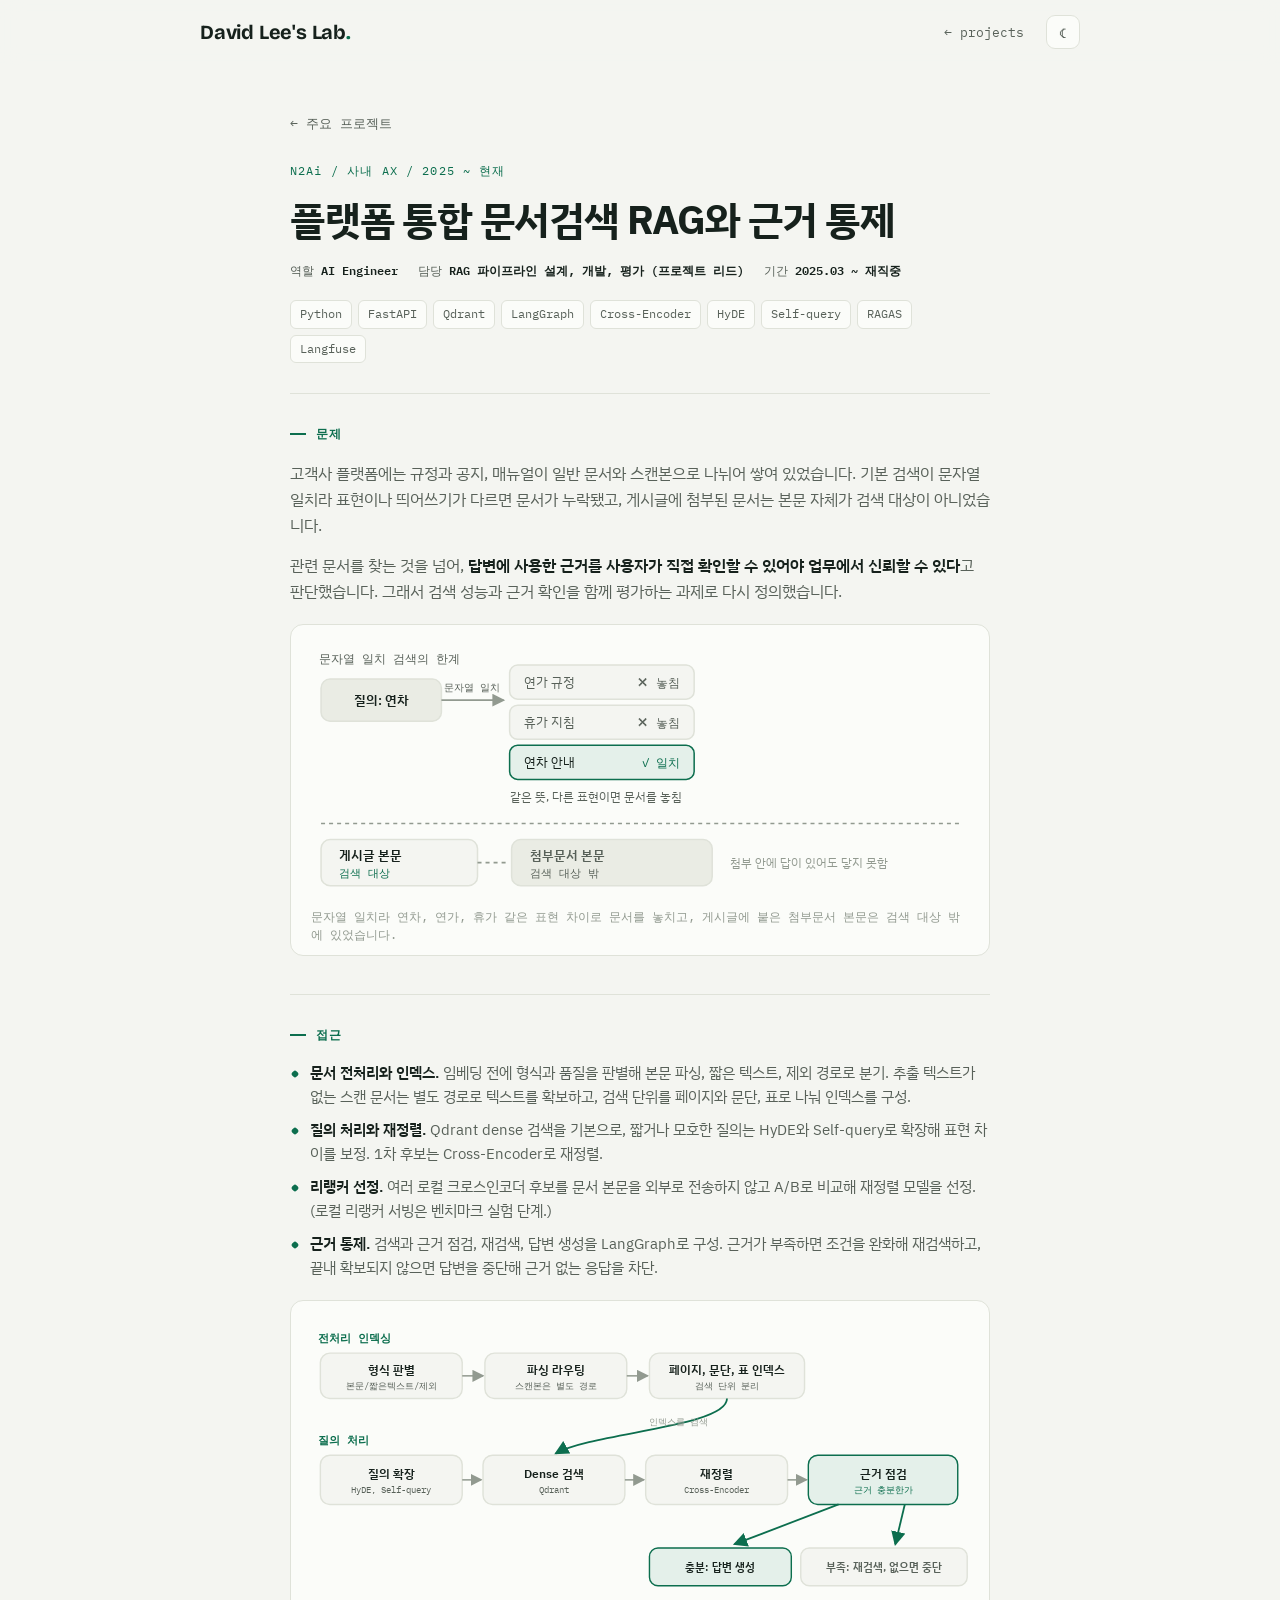
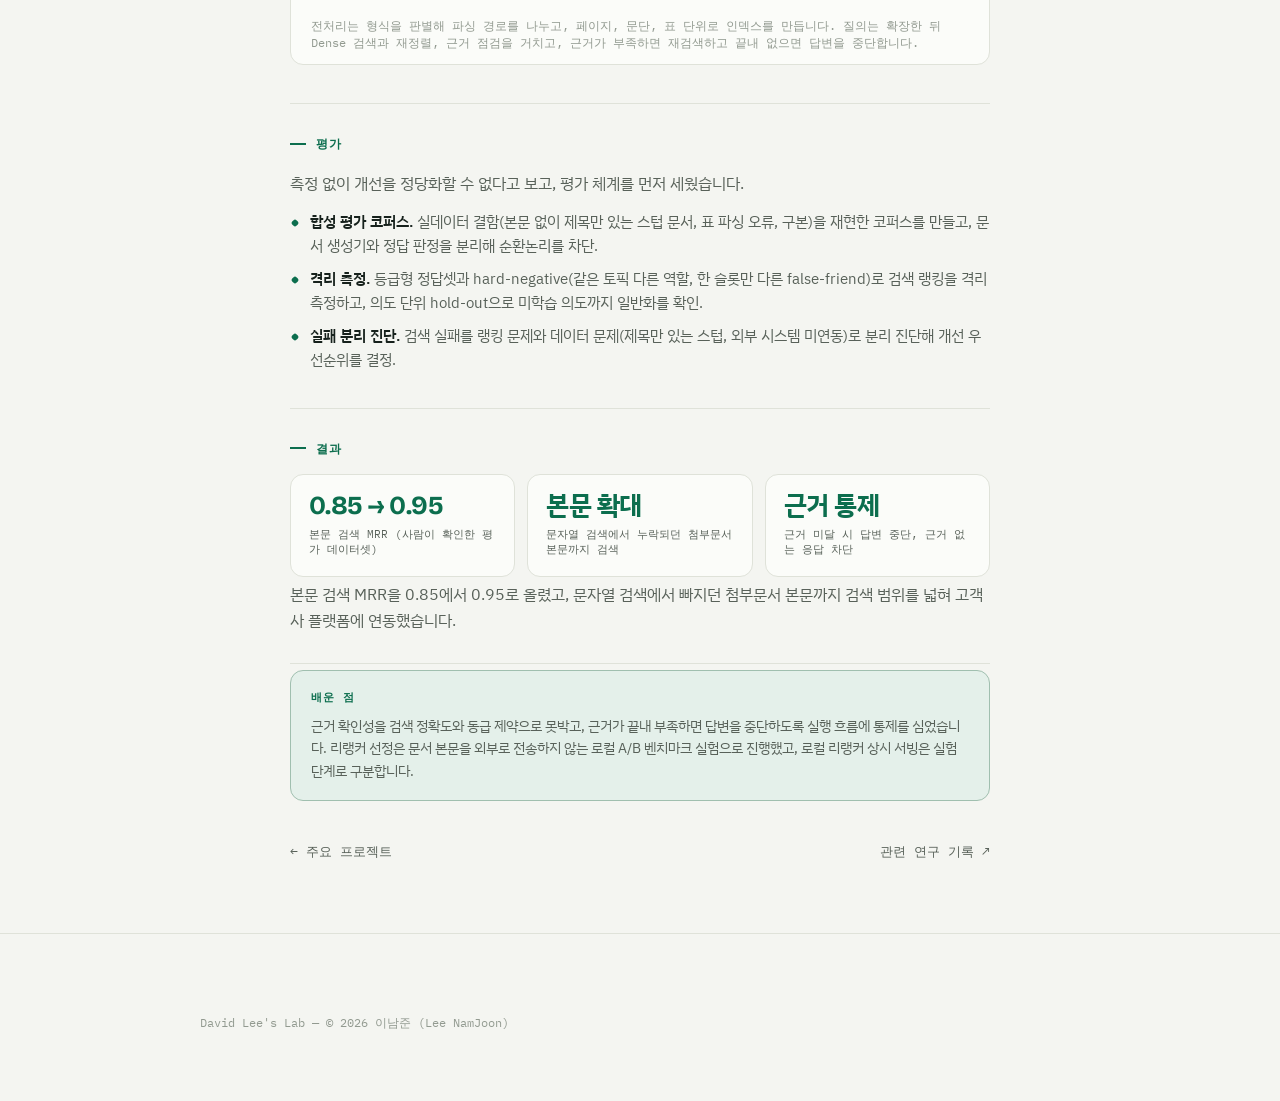
<file: projects/n2ai-search-rag.html>
<!DOCTYPE html>
<html lang="ko">
<head>
<meta charset="UTF-8">
<meta name="viewport" content="width=device-width, initial-scale=1.0">
<title>플랫폼 통합 문서검색 RAG — David Lee's Lab</title>
<meta name="description" content="흩어진 규정과 매뉴얼, 첨부 문서 본문까지 의미 기반으로 검색하고, 근거가 부족하면 답변을 중단하는 통합검색 RAG">
<link rel="preconnect" href="https://fonts.googleapis.com">
<link rel="preconnect" href="https://fonts.gstatic.com" crossorigin>
<link href="https://fonts.googleapis.com/css2?family=Bricolage+Grotesque:opsz,wght@12..96,500;12..96,600;12..96,700&family=IBM+Plex+Mono:wght@400;500;600&family=IBM+Plex+Sans+KR:wght@400;500;600;700&display=swap" rel="stylesheet">
<link rel="stylesheet" href="../assets/site.css">
<link rel="icon" href="../assets/img/favicon.svg" type="image/svg+xml">
<link rel="icon" href="../assets/img/favicon-32.png" sizes="32x32">
<link rel="apple-touch-icon" href="../assets/img/favicon-180.png">
<script>try{var t=localStorage.getItem('theme');if(t)document.documentElement.setAttribute('data-theme',t);}catch(e){}</script>
</head>
<body>

<nav id="nav">
  <div class="nav-in">
    <a class="brand" href="../index.html">David Lee's Lab<i>.</i></a>
    <div class="nav-right">
      <a class="nav-back" href="../index.html#projects">← projects</a>
      <button id="themeBtn" class="theme-btn" aria-label="테마 전환" title="테마 전환">◐</button>
    </div>
  </div>
</nav>

<div class="article">
  <div class="art-top"><a class="art-back" href="../index.html#projects">← 주요 프로젝트</a></div>

  <div class="art-head">
    <div class="art-kick">N2Ai / 사내 AX / 2025 ~ 현재</div>
    <h1 class="art-title">플랫폼 통합 문서검색 RAG와 근거 통제</h1>
    <div class="art-meta">
      <span>역할 <b>AI Engineer</b></span>
      <span>담당 <b>RAG 파이프라인 설계, 개발, 평가 (프로젝트 리드)</b></span>
      <span>기간 <b>2025.03 ~ 재직중</b></span>
    </div>
    <div class="art-stack">
      <span>Python</span><span>FastAPI</span><span>Qdrant</span><span>LangGraph</span><span>Cross-Encoder</span><span>HyDE</span><span>Self-query</span><span>RAGAS</span><span>Langfuse</span>
    </div>
  </div>

  <div class="block">
    <h3>문제</h3>
    <p>고객사 플랫폼에는 규정과 공지, 매뉴얼이 일반 문서와 스캔본으로 나뉘어 쌓여 있었습니다. 기본 검색이 문자열 일치라 표현이나 띄어쓰기가 다르면 문서가 누락됐고, 게시글에 첨부된 문서는 본문 자체가 검색 대상이 아니었습니다.</p>
    <p>관련 문서를 찾는 것을 넘어, <strong>답변에 사용한 근거를 사용자가 직접 확인할 수 있어야 업무에서 신뢰할 수 있다</strong>고 판단했습니다. 그래서 검색 성능과 근거 확인을 함께 평가하는 과제로 다시 정의했습니다.</p>
    <div class="dg-fig">
    <svg class="dg" viewBox="0 0 660 250" role="img" aria-label="문자열 일치 검색이 표현 차이 문서를 놓치고 첨부문서 본문을 검색하지 못하는 한계">
    <defs><marker id="rgD" markerWidth="9" markerHeight="9" refX="7" refY="4" orient="auto"><path class="arh" d="M0,0 L8,4 L0,8 Z"/></marker></defs>
    <text class="mono mut" x="10" y="18" font-size="12">문자열 일치 검색의 한계</text>
    <rect class="box-2" x="12" y="34" width="120" height="42" rx="9"/><text class="ink" x="72" y="60" font-size="13" font-weight="600" text-anchor="middle">질의: 연차</text>
    <path class="flow" d="M132,55 L194,55" marker-end="url(#rgD)"/>
    <text class="mut mono" x="163" y="46" font-size="10" text-anchor="middle">문자열 일치</text>
    <rect class="box" x="200" y="20" width="184" height="34" rx="8"/><text class="mut" x="214" y="42" font-size="12.5">연가 규정</text><text class="mut mono" x="370" y="42" font-size="12" text-anchor="end">✕ 놓침</text>
    <rect class="box" x="200" y="60" width="184" height="34" rx="8"/><text class="mut" x="214" y="82" font-size="12.5">휴가 지침</text><text class="mut mono" x="370" y="82" font-size="12" text-anchor="end">✕ 놓침</text>
    <rect class="box-ac" x="200" y="100" width="184" height="34" rx="8"/><text class="ink" x="214" y="122" font-size="12.5">연차 안내</text><text class="sig mono" x="370" y="122" font-size="12" text-anchor="end">✓ 일치</text>
    <text class="mut" x="200" y="156" font-size="12">같은 뜻, 다른 표현이면 문서를 놓침</text>
    <line class="flow-d" x1="12" y1="178" x2="648" y2="178"/>
    <rect class="box" x="12" y="194" width="156" height="46" rx="9"/><text class="ink" x="30" y="214" font-size="12.5" font-weight="600">게시글 본문</text><text class="sig mono" x="30" y="231" font-size="10.5">검색 대상</text>
    <path class="flow-d" d="M168,217 L198,217"/>
    <rect class="box-2" x="202" y="194" width="200" height="46" rx="9"/><text class="mut" x="220" y="214" font-size="12.5" font-weight="600">첨부문서 본문</text><text class="mut mono" x="220" y="231" font-size="10.5">검색 대상 밖</text>
    <text class="fnt" x="420" y="221" font-size="12">첨부 안에 답이 있어도 닿지 못함</text>
    </svg>
    <div class="cap">문자열 일치라 연차, 연가, 휴가 같은 표현 차이로 문서를 놓치고, 게시글에 붙은 첨부문서 본문은 검색 대상 밖에 있었습니다.</div>
    </div>
  </div>

  <div class="block">
    <h3>접근</h3>
    <ul>
      <li><b>문서 전처리와 인덱스.</b> 임베딩 전에 형식과 품질을 판별해 본문 파싱, 짧은 텍스트, 제외 경로로 분기. 추출 텍스트가 없는 스캔 문서는 별도 경로로 텍스트를 확보하고, 검색 단위를 페이지와 문단, 표로 나눠 인덱스를 구성.</li>
      <li><b>질의 처리와 재정렬.</b> Qdrant dense 검색을 기본으로, 짧거나 모호한 질의는 HyDE와 Self-query로 확장해 표현 차이를 보정. 1차 후보는 Cross-Encoder로 재정렬.</li>
      <li><b>리랭커 선정.</b> 여러 로컬 크로스인코더 후보를 문서 본문을 외부로 전송하지 않고 A/B로 비교해 재정렬 모델을 선정. (로컬 리랭커 서빙은 벤치마크 실험 단계.)</li>
      <li><b>근거 통제.</b> 검색과 근거 점검, 재검색, 답변 생성을 LangGraph로 구성. 근거가 부족하면 조건을 완화해 재검색하고, 끝내 확보되지 않으면 답변을 중단해 근거 없는 응답을 차단.</li>
    </ul>
    <div class="dg-fig">
    <svg class="dg" viewBox="0 0 700 300" role="img" aria-label="전처리 인덱싱과 질의 처리 재정렬 근거 통제의 흐름">
    <defs>
    <marker id="rgE" markerWidth="9" markerHeight="9" refX="7" refY="4" orient="auto"><path class="arh" d="M0,0 L8,4 L0,8 Z"/></marker>
    <marker id="rgEa" markerWidth="9" markerHeight="9" refX="7" refY="4" orient="auto"><path class="arh-ac" d="M0,0 L8,4 L0,8 Z"/></marker>
    </defs>
    <text class="sig mono" x="10" y="22" font-size="12" font-weight="600">전처리 인덱싱</text>
    <rect class="box" x="12" y="34" width="150" height="48" rx="10"/><text class="ink" x="87" y="56" font-size="12.5" font-weight="600" text-anchor="middle">형식 판별</text><text class="mut mono" x="87" y="72" font-size="10" text-anchor="middle">본문/짧은텍스트/제외</text>
    <path class="flow" d="M162,58 L184,58" marker-end="url(#rgE)"/>
    <rect class="box" x="186" y="34" width="150" height="48" rx="10"/><text class="ink" x="261" y="56" font-size="12.5" font-weight="600" text-anchor="middle">파싱 라우팅</text><text class="mut mono" x="261" y="72" font-size="10" text-anchor="middle">스캔본은 별도 경로</text>
    <path class="flow" d="M336,58 L358,58" marker-end="url(#rgE)"/>
    <rect class="box" x="360" y="34" width="164" height="48" rx="10"/><text class="ink" x="442" y="56" font-size="12.5" font-weight="600" text-anchor="middle">페이지, 문단, 표 인덱스</text><text class="mut mono" x="442" y="72" font-size="10" text-anchor="middle">검색 단위 분리</text>
    <text class="sig mono" x="10" y="130" font-size="12" font-weight="600">질의 처리</text>
    <rect class="box" x="12" y="142" width="150" height="52" rx="10"/><text class="ink" x="87" y="166" font-size="12.5" font-weight="600" text-anchor="middle">질의 확장</text><text class="mut mono" x="87" y="182" font-size="10" text-anchor="middle">HyDE, Self-query</text>
    <path class="flow" d="M162,168 L182,168" marker-end="url(#rgE)"/>
    <rect class="box" x="184" y="142" width="150" height="52" rx="10"/><text class="ink" x="259" y="166" font-size="12.5" font-weight="600" text-anchor="middle">Dense 검색</text><text class="mut mono" x="259" y="182" font-size="10" text-anchor="middle">Qdrant</text>
    <path class="flow" d="M334,168 L354,168" marker-end="url(#rgE)"/>
    <rect class="box" x="356" y="142" width="150" height="52" rx="10"/><text class="ink" x="431" y="166" font-size="12.5" font-weight="600" text-anchor="middle">재정렬</text><text class="mut mono" x="431" y="182" font-size="10" text-anchor="middle">Cross-Encoder</text>
    <path class="flow" d="M506,168 L526,168" marker-end="url(#rgE)"/>
    <rect class="box-ac" x="528" y="142" width="158" height="52" rx="10"/><text class="ink" x="607" y="166" font-size="12.5" font-weight="600" text-anchor="middle">근거 점검</text><text class="sig mono" x="607" y="182" font-size="10" text-anchor="middle">근거 충분한가</text>
    <path class="flow-ac" d="M442,82 C442,112 300,118 261,140" marker-end="url(#rgEa)"/>
    <text class="fnt mono" x="360" y="110" font-size="10">인덱스를 검색</text>
    <path class="flow-ac" d="M560,194 L450,236" marker-end="url(#rgEa)"/>
    <path class="flow-ac" d="M630,194 L620,236" marker-end="url(#rgEa)"/>
    <rect class="box-ac" x="360" y="240" width="150" height="40" rx="9"/><text class="ink" x="435" y="264" font-size="12" font-weight="600" text-anchor="middle">충분: 답변 생성</text>
    <rect class="box" x="520" y="240" width="176" height="40" rx="9"/><text class="mut" x="608" y="264" font-size="12" font-weight="600" text-anchor="middle">부족: 재검색, 없으면 중단</text>
    </svg>
    <div class="cap">전처리는 형식을 판별해 파싱 경로를 나누고, 페이지, 문단, 표 단위로 인덱스를 만듭니다. 질의는 확장한 뒤 Dense 검색과 재정렬, 근거 점검을 거치고, 근거가 부족하면 재검색하고 끝내 없으면 답변을 중단합니다.</div>
    </div>
  </div>

  <div class="block">
    <h3>평가</h3>
    <p>측정 없이 개선을 정당화할 수 없다고 보고, 평가 체계를 먼저 세웠습니다.</p>
    <ul>
      <li><b>합성 평가 코퍼스.</b> 실데이터 결함(본문 없이 제목만 있는 스텁 문서, 표 파싱 오류, 구본)을 재현한 코퍼스를 만들고, 문서 생성기와 정답 판정을 분리해 순환논리를 차단.</li>
      <li><b>격리 측정.</b> 등급형 정답셋과 hard-negative(같은 토픽 다른 역할, 한 슬롯만 다른 false-friend)로 검색 랭킹을 격리 측정하고, 의도 단위 hold-out으로 미학습 의도까지 일반화를 확인.</li>
      <li><b>실패 분리 진단.</b> 검색 실패를 랭킹 문제와 데이터 문제(제목만 있는 스텁, 외부 시스템 미연동)로 분리 진단해 개선 우선순위를 결정.</li>
    </ul>
  </div>

  <div class="block">
    <h3>결과</h3>
    <div class="callouts">
      <div class="co"><div class="big">0.85 → 0.95</div><div class="lab">본문 검색 MRR (사람이 확인한 평가 데이터셋)</div></div>
      <div class="co"><div class="big">본문 확대</div><div class="lab">문자열 검색에서 누락되던 첨부문서 본문까지 검색</div></div>
      <div class="co"><div class="big">근거 통제</div><div class="lab">근거 미달 시 답변 중단, 근거 없는 응답 차단</div></div>
    </div>
    <p>본문 검색 MRR을 0.85에서 0.95로 올렸고, 문자열 검색에서 빠지던 첨부문서 본문까지 검색 범위를 넓혀 고객사 플랫폼에 연동했습니다.</p>
  </div>

  <div class="honesty">
    <h4>배운 점</h4>
    <p>근거 확인성을 검색 정확도와 동급 제약으로 못박고, 근거가 끝내 부족하면 답변을 중단하도록 실행 흐름에 통제를 심었습니다. 리랭커 선정은 문서 본문을 외부로 전송하지 않는 로컬 A/B 벤치마크 실험으로 진행했고, 로컬 리랭커 상시 서빙은 실험 단계로 구분합니다.</p>
  </div>

  <div class="art-foot">
    <a href="../index.html#projects">← 주요 프로젝트</a>
    <a href="https://dlskawns.github.io/nlp-llm/eval-harness-pitfalls/" target="_blank" rel="noopener">관련 연구 기록 ↗</a>
  </div>
</div>

<footer><div class="wrap"><div class="foot-copy">David Lee's Lab — © 2026 이남준 (Lee NamJoon)</div></div></footer>
<script src="../assets/site.js" defer></script>
</body>
</html>
</file>
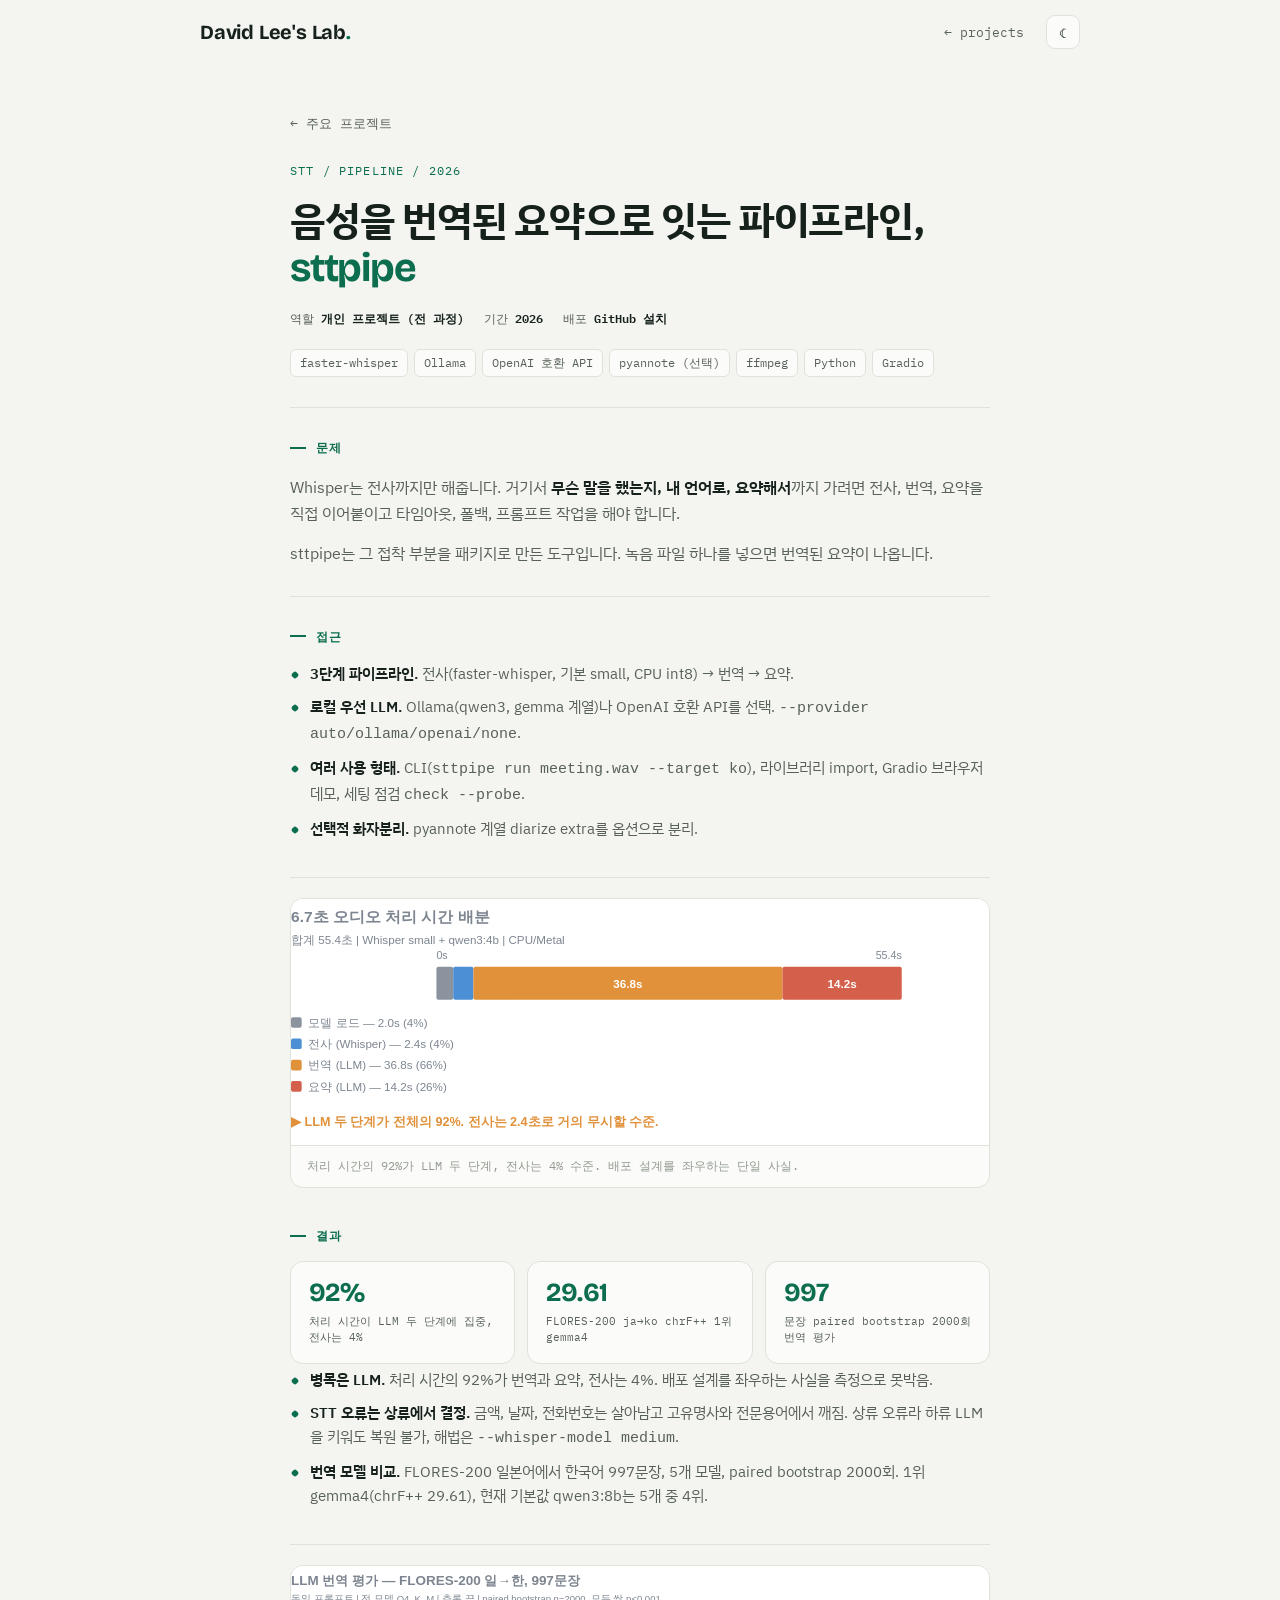
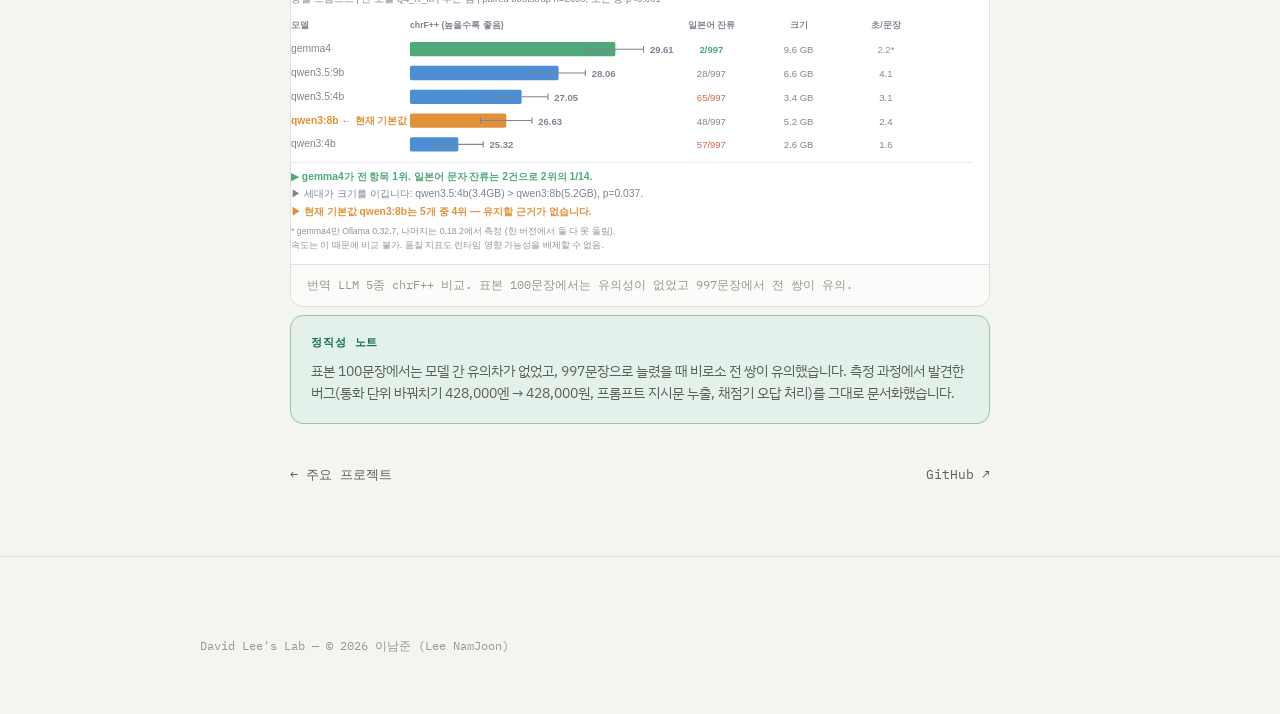
<file: projects/stt-pipeline.html>
<!DOCTYPE html>
<html lang="ko">
<head>
<meta charset="UTF-8">
<meta name="viewport" content="width=device-width, initial-scale=1.0">
<title>sttpipe — David Lee's Lab</title>
<meta name="description" content="음성을 전사, 번역, 요약으로 잇는 로컬 우선 STT 파이프라인 sttpipe">
<link rel="preconnect" href="https://fonts.googleapis.com">
<link rel="preconnect" href="https://fonts.gstatic.com" crossorigin>
<link href="https://fonts.googleapis.com/css2?family=Bricolage+Grotesque:opsz,wght@12..96,500;12..96,600;12..96,700&family=IBM+Plex+Mono:wght@400;500;600&family=IBM+Plex+Sans+KR:wght@400;500;600;700&display=swap" rel="stylesheet">
<link rel="stylesheet" href="../assets/site.css">
<link rel="icon" href="../assets/img/favicon.svg" type="image/svg+xml">
<link rel="icon" href="../assets/img/favicon-32.png" sizes="32x32">
<link rel="apple-touch-icon" href="../assets/img/favicon-180.png">
<script>try{var t=localStorage.getItem('theme');if(t)document.documentElement.setAttribute('data-theme',t);}catch(e){}</script>
</head>
<body>

<nav id="nav">
  <div class="nav-in">
    <a class="brand" href="../index.html">David Lee's Lab<i>.</i></a>
    <div class="nav-right">
      <a class="nav-back" href="../index.html#projects">← projects</a>
      <button id="themeBtn" class="theme-btn" aria-label="테마 전환" title="테마 전환">◐</button>
    </div>
  </div>
</nav>

<div class="article">
  <div class="art-top"><a class="art-back" href="../index.html#projects">← 주요 프로젝트</a></div>

  <div class="art-head">
    <div class="art-kick">STT / PIPELINE / 2026</div>
    <h1 class="art-title">음성을 번역된 요약으로 잇는 파이프라인, <span class="en">sttpipe</span></h1>
    <div class="art-meta">
      <span>역할 <b>개인 프로젝트 (전 과정)</b></span>
      <span>기간 <b>2026</b></span>
      <span>배포 <b>GitHub 설치</b></span>
    </div>
    <div class="art-stack">
      <span>faster-whisper</span><span>Ollama</span><span>OpenAI 호환 API</span><span>pyannote (선택)</span><span>ffmpeg</span><span>Python</span><span>Gradio</span>
    </div>
  </div>

  <div class="block">
    <h3>문제</h3>
    <p>Whisper는 전사까지만 해줍니다. 거기서 <strong>무슨 말을 했는지, 내 언어로, 요약해서</strong>까지 가려면 전사, 번역, 요약을 직접 이어붙이고 타임아웃, 폴백, 프롬프트 작업을 해야 합니다.</p>
    <p>sttpipe는 그 접착 부분을 패키지로 만든 도구입니다. 녹음 파일 하나를 넣으면 번역된 요약이 나옵니다.</p>
  </div>

  <div class="block">
    <h3>접근</h3>
    <ul>
      <li><b>3단계 파이프라인.</b> 전사(faster-whisper, 기본 small, CPU int8) → 번역 → 요약.</li>
      <li><b>로컬 우선 LLM.</b> Ollama(qwen3, gemma 계열)나 OpenAI 호환 API를 선택. <code>--provider auto/ollama/openai/none</code>.</li>
      <li><b>여러 사용 형태.</b> CLI(<code>sttpipe run meeting.wav --target ko</code>), 라이브러리 import, Gradio 브라우저 데모, 세팅 점검 <code>check --probe</code>.</li>
      <li><b>선택적 화자분리.</b> pyannote 계열 diarize extra를 옵션으로 분리.</li>
    </ul>
  </div>

  <div class="fig"><img loading="lazy" src="../assets/projects/stt/timing.svg" alt="처리 시간 분해"><div class="cap">처리 시간의 92%가 LLM 두 단계, 전사는 4% 수준. 배포 설계를 좌우하는 단일 사실.</div></div>

  <div class="block">
    <h3>결과</h3>
    <div class="callouts">
      <div class="co"><div class="big">92%</div><div class="lab">처리 시간이 LLM 두 단계에 집중, 전사는 4%</div></div>
      <div class="co"><div class="big">29.61</div><div class="lab">FLORES-200 ja→ko chrF++ 1위 gemma4</div></div>
      <div class="co"><div class="big">997</div><div class="lab">문장 paired bootstrap 2000회 번역 평가</div></div>
    </div>
    <ul>
      <li><b>병목은 LLM.</b> 처리 시간의 92%가 번역과 요약, 전사는 4%. 배포 설계를 좌우하는 사실을 측정으로 못박음.</li>
      <li><b>STT 오류는 상류에서 결정.</b> 금액, 날짜, 전화번호는 살아남고 고유명사와 전문용어에서 깨짐. 상류 오류라 하류 LLM을 키워도 복원 불가, 해법은 <code>--whisper-model medium</code>.</li>
      <li><b>번역 모델 비교.</b> FLORES-200 일본어에서 한국어 997문장, 5개 모델, paired bootstrap 2000회. 1위 gemma4(chrF++ 29.61), 현재 기본값 qwen3:8b는 5개 중 4위.</li>
    </ul>
  </div>

  <div class="fig"><img loading="lazy" src="../assets/projects/stt/llm-eval.svg" alt="번역 모델 비교"><div class="cap">번역 LLM 5종 chrF++ 비교. 표본 100문장에서는 유의성이 없었고 997문장에서 전 쌍이 유의.</div></div>

  <div class="honesty">
    <h4>정직성 노트</h4>
    <p>표본 100문장에서는 모델 간 유의차가 없었고, 997문장으로 늘렸을 때 비로소 전 쌍이 유의했습니다. 측정 과정에서 발견한 버그(통화 단위 바꿔치기 428,000엔 → 428,000원, 프롬프트 지시문 누출, 채점기 오답 처리)를 그대로 문서화했습니다.</p>
  </div>

  <div class="art-foot">
    <a href="../index.html#projects">← 주요 프로젝트</a>
    <a href="https://github.com/dlskawns" target="_blank" rel="noopener">GitHub ↗</a>
  </div>
</div>

<footer>
  <div class="wrap">
    <div class="foot-copy">David Lee's Lab — © 2026 이남준 (Lee NamJoon)</div>
  </div>
</footer>

<script src="../assets/site.js" defer></script>
</body>
</html>
</file>
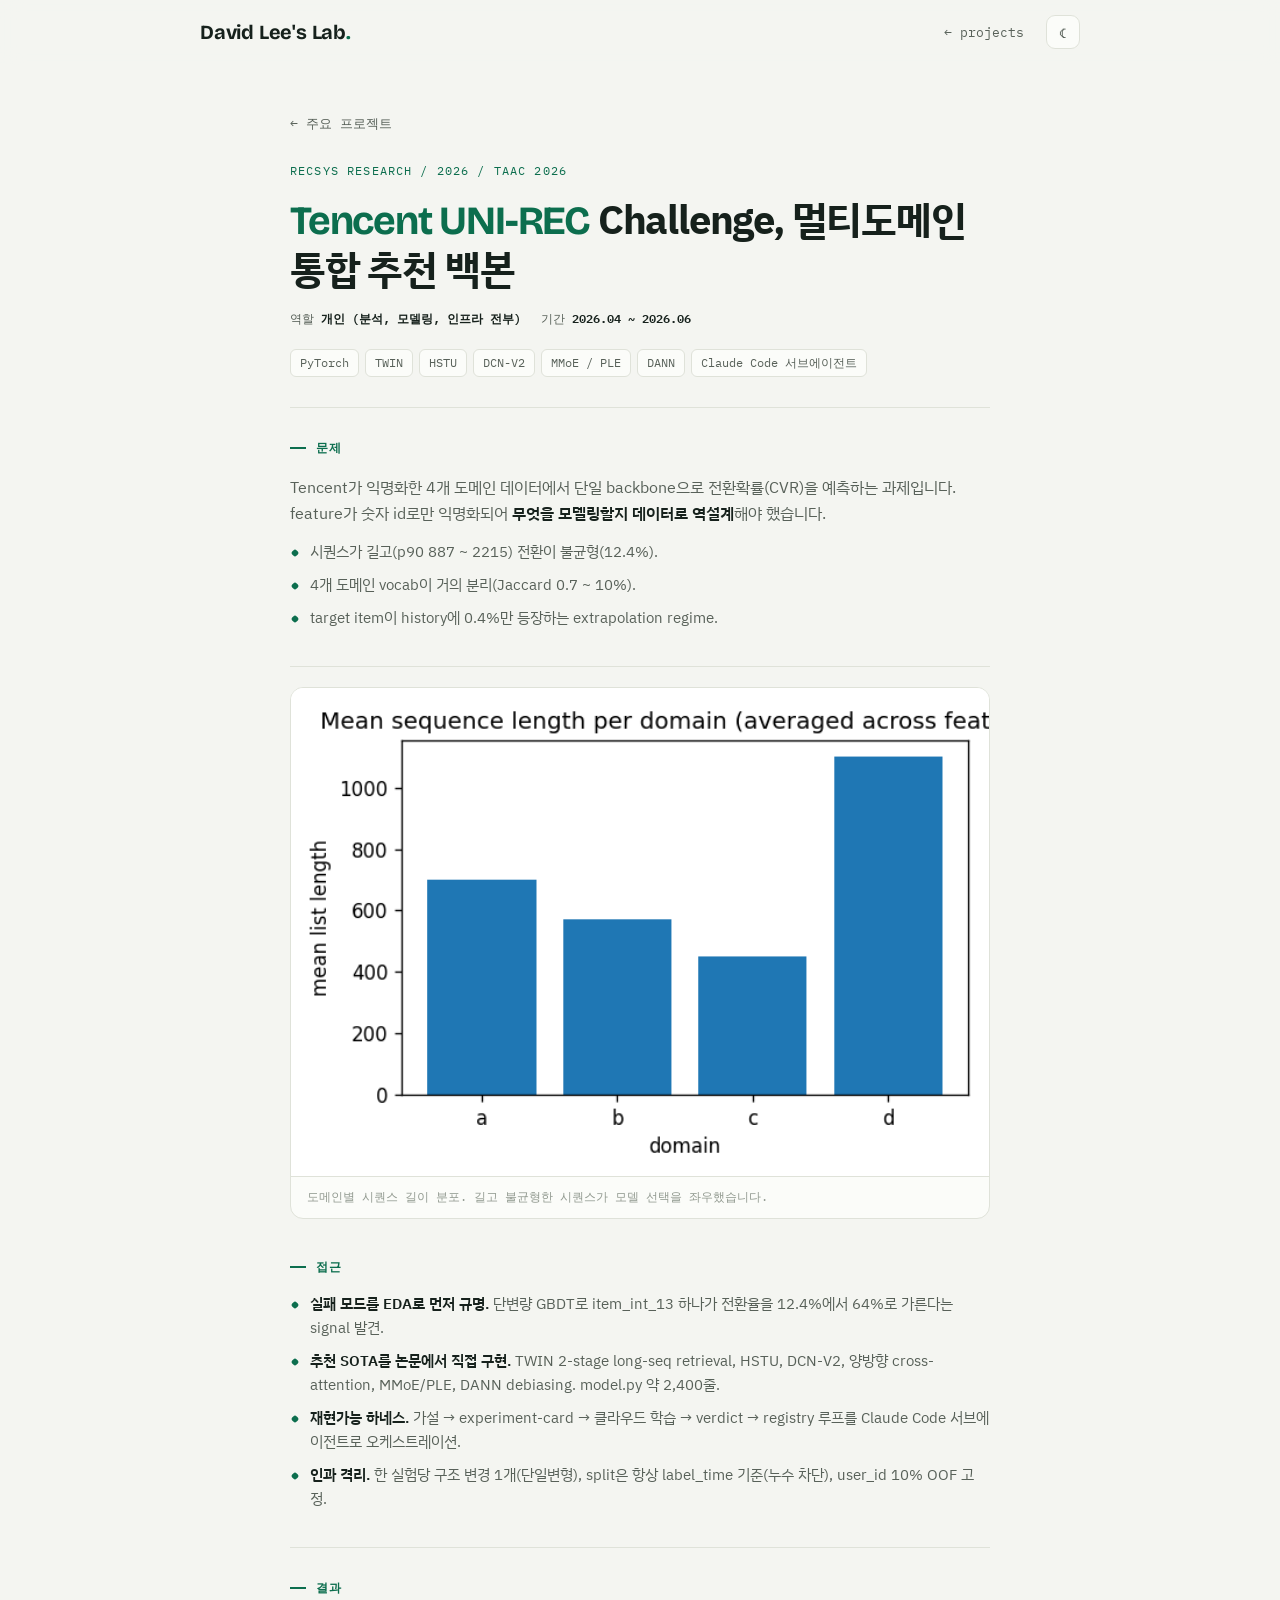
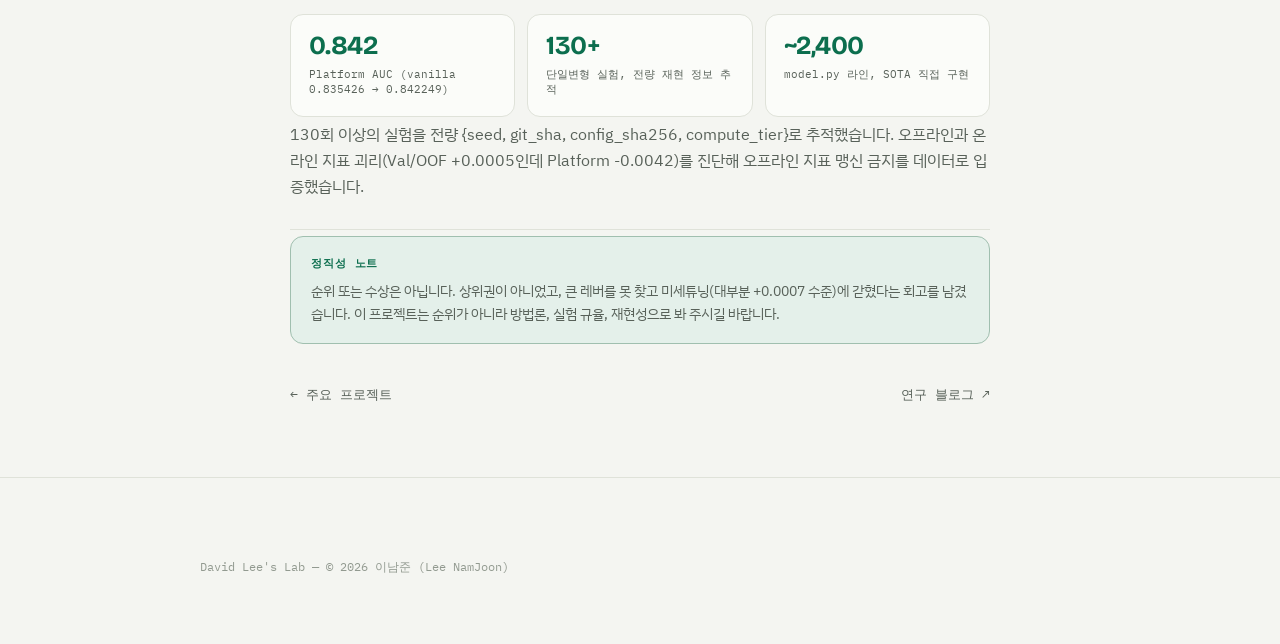
<file: projects/tencent-unirec.html>
<!DOCTYPE html>
<html lang="ko">
<head>
<meta charset="UTF-8">
<meta name="viewport" content="width=device-width, initial-scale=1.0">
<title>Tencent UNI-REC — David Lee's Lab</title>
<meta name="description" content="익명화된 4개 도메인을 단일 backbone으로 통합해 전환확률을 예측하는 추천 연구">
<link rel="preconnect" href="https://fonts.googleapis.com">
<link rel="preconnect" href="https://fonts.gstatic.com" crossorigin>
<link href="https://fonts.googleapis.com/css2?family=Bricolage+Grotesque:opsz,wght@12..96,500;12..96,600;12..96,700&family=IBM+Plex+Mono:wght@400;500;600&family=IBM+Plex+Sans+KR:wght@400;500;600;700&display=swap" rel="stylesheet">
<link rel="stylesheet" href="../assets/site.css">
<link rel="icon" href="../assets/img/favicon.svg" type="image/svg+xml">
<link rel="icon" href="../assets/img/favicon-32.png" sizes="32x32">
<link rel="apple-touch-icon" href="../assets/img/favicon-180.png">
<script>try{var t=localStorage.getItem('theme');if(t)document.documentElement.setAttribute('data-theme',t);}catch(e){}</script>
</head>
<body>

<nav id="nav">
  <div class="nav-in">
    <a class="brand" href="../index.html">David Lee's Lab<i>.</i></a>
    <div class="nav-right">
      <a class="nav-back" href="../index.html#projects">← projects</a>
      <button id="themeBtn" class="theme-btn" aria-label="테마 전환" title="테마 전환">◐</button>
    </div>
  </div>
</nav>

<div class="article">
  <div class="art-top"><a class="art-back" href="../index.html#projects">← 주요 프로젝트</a></div>

  <div class="art-head">
    <div class="art-kick">RECSYS RESEARCH / 2026 / TAAC 2026</div>
    <h1 class="art-title"><span class="en">Tencent UNI-REC</span> Challenge, 멀티도메인 통합 추천 백본</h1>
    <div class="art-meta">
      <span>역할 <b>개인 (분석, 모델링, 인프라 전부)</b></span>
      <span>기간 <b>2026.04 ~ 2026.06</b></span>
    </div>
    <div class="art-stack">
      <span>PyTorch</span><span>TWIN</span><span>HSTU</span><span>DCN-V2</span><span>MMoE / PLE</span><span>DANN</span><span>Claude Code 서브에이전트</span>
    </div>
  </div>

  <div class="block">
    <h3>문제</h3>
    <p>Tencent가 익명화한 4개 도메인 데이터에서 단일 backbone으로 전환확률(CVR)을 예측하는 과제입니다. feature가 숫자 id로만 익명화되어 <strong>무엇을 모델링할지 데이터로 역설계</strong>해야 했습니다.</p>
    <ul>
      <li>시퀀스가 길고(p90 887 ~ 2215) 전환이 불균형(12.4%).</li>
      <li>4개 도메인 vocab이 거의 분리(Jaccard 0.7 ~ 10%).</li>
      <li>target item이 history에 0.4%만 등장하는 extrapolation regime.</li>
    </ul>
  </div>

  <div class="fig"><img loading="lazy" src="../assets/projects/tencent/seqlen.png" alt="도메인별 시퀀스 길이"><div class="cap">도메인별 시퀀스 길이 분포. 길고 불균형한 시퀀스가 모델 선택을 좌우했습니다.</div></div>

  <div class="block">
    <h3>접근</h3>
    <ul>
      <li><b>실패 모드를 EDA로 먼저 규명.</b> 단변량 GBDT로 item_int_13 하나가 전환율을 12.4%에서 64%로 가른다는 signal 발견.</li>
      <li><b>추천 SOTA를 논문에서 직접 구현.</b> TWIN 2-stage long-seq retrieval, HSTU, DCN-V2, 양방향 cross-attention, MMoE/PLE, DANN debiasing. model.py 약 2,400줄.</li>
      <li><b>재현가능 하네스.</b> 가설 → experiment-card → 클라우드 학습 → verdict → registry 루프를 Claude Code 서브에이전트로 오케스트레이션.</li>
      <li><b>인과 격리.</b> 한 실험당 구조 변경 1개(단일변형), split은 항상 label_time 기준(누수 차단), user_id 10% OOF 고정.</li>
    </ul>
  </div>

  <div class="block">
    <h3>결과</h3>
    <div class="callouts">
      <div class="co"><div class="big">0.842</div><div class="lab">Platform AUC (vanilla 0.835426 → 0.842249)</div></div>
      <div class="co"><div class="big">130+</div><div class="lab">단일변형 실험, 전량 재현 정보 추적</div></div>
      <div class="co"><div class="big">~2,400</div><div class="lab">model.py 라인, SOTA 직접 구현</div></div>
    </div>
    <p>130회 이상의 실험을 전량 {seed, git_sha, config_sha256, compute_tier}로 추적했습니다. 오프라인과 온라인 지표 괴리(Val/OOF +0.0005인데 Platform -0.0042)를 진단해 오프라인 지표 맹신 금지를 데이터로 입증했습니다.</p>
  </div>

  <div class="honesty">
    <h4>정직성 노트</h4>
    <p>순위 또는 수상은 아닙니다. 상위권이 아니었고, 큰 레버를 못 찾고 미세튜닝(대부분 +0.0007 수준)에 갇혔다는 회고를 남겼습니다. 이 프로젝트는 순위가 아니라 방법론, 실험 규율, 재현성으로 봐 주시길 바랍니다.</p>
  </div>

  <div class="art-foot">
    <a href="../index.html#projects">← 주요 프로젝트</a>
    <a href="https://dlskawns.github.io" target="_blank" rel="noopener">연구 블로그 ↗</a>
  </div>
</div>

<footer>
  <div class="wrap">
    <div class="foot-copy">David Lee's Lab — © 2026 이남준 (Lee NamJoon)</div>
  </div>
</footer>

<script src="../assets/site.js" defer></script>
</body>
</html>
</file>
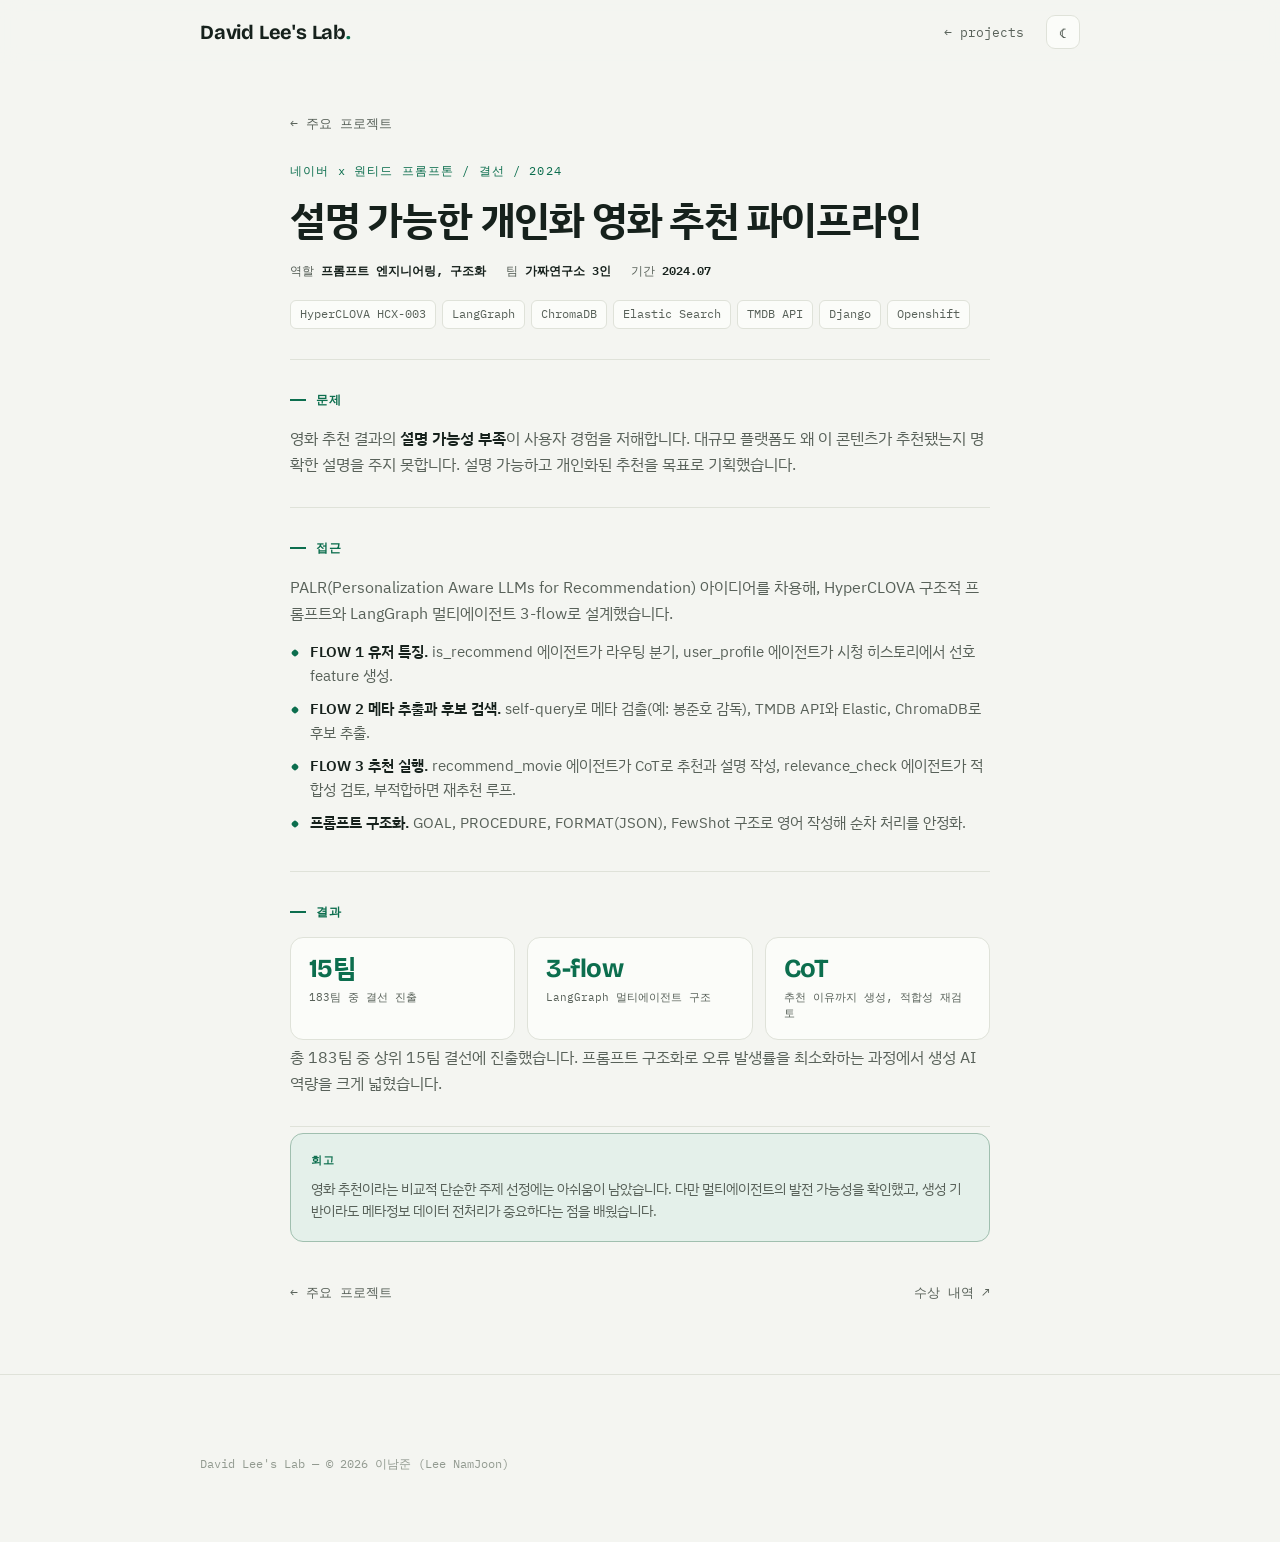
<file: projects/wanted-movie-rec.html>
<!DOCTYPE html>
<html lang="ko">
<head>
<meta charset="UTF-8">
<meta name="viewport" content="width=device-width, initial-scale=1.0">
<title>설명 가능한 영화 추천 — David Lee's Lab</title>
<meta name="description" content="SASRec 후보 추출에 LangGraph 멀티에이전트를 얹어 이유까지 설명하는 개인화 영화 추천, 네이버 x 원티드 프롬프톤 결선">
<link rel="preconnect" href="https://fonts.googleapis.com">
<link rel="preconnect" href="https://fonts.gstatic.com" crossorigin>
<link href="https://fonts.googleapis.com/css2?family=Bricolage+Grotesque:opsz,wght@12..96,500;12..96,600;12..96,700&family=IBM+Plex+Mono:wght@400;500;600&family=IBM+Plex+Sans+KR:wght@400;500;600;700&display=swap" rel="stylesheet">
<link rel="stylesheet" href="../assets/site.css">
<link rel="icon" href="../assets/img/favicon.svg" type="image/svg+xml">
<link rel="icon" href="../assets/img/favicon-32.png" sizes="32x32">
<link rel="apple-touch-icon" href="../assets/img/favicon-180.png">
<script>try{var t=localStorage.getItem('theme');if(t)document.documentElement.setAttribute('data-theme',t);}catch(e){}</script>
</head>
<body>

<nav id="nav">
  <div class="nav-in">
    <a class="brand" href="../index.html">David Lee's Lab<i>.</i></a>
    <div class="nav-right">
      <a class="nav-back" href="../index.html#projects">← projects</a>
      <button id="themeBtn" class="theme-btn" aria-label="테마 전환" title="테마 전환">◐</button>
    </div>
  </div>
</nav>

<div class="article">
  <div class="art-top"><a class="art-back" href="../index.html#projects">← 주요 프로젝트</a></div>

  <div class="art-head">
    <div class="art-kick">네이버 x 원티드 프롬프톤 / 결선 / 2024</div>
    <h1 class="art-title">설명 가능한 개인화 영화 추천 파이프라인</h1>
    <div class="art-meta">
      <span>역할 <b>프롬프트 엔지니어링, 구조화</b></span>
      <span>팀 <b>가짜연구소 3인</b></span>
      <span>기간 <b>2024.07</b></span>
    </div>
    <div class="art-stack">
      <span>HyperCLOVA HCX-003</span><span>LangGraph</span><span>ChromaDB</span><span>Elastic Search</span><span>TMDB API</span><span>Django</span><span>Openshift</span>
    </div>
  </div>

  <div class="block">
    <h3>문제</h3>
    <p>영화 추천 결과의 <strong>설명 가능성 부족</strong>이 사용자 경험을 저해합니다. 대규모 플랫폼도 왜 이 콘텐츠가 추천됐는지 명확한 설명을 주지 못합니다. 설명 가능하고 개인화된 추천을 목표로 기획했습니다.</p>
  </div>

  <div class="block">
    <h3>접근</h3>
    <p>PALR(Personalization Aware LLMs for Recommendation) 아이디어를 차용해, HyperCLOVA 구조적 프롬프트와 LangGraph 멀티에이전트 3-flow로 설계했습니다.</p>
    <ul>
      <li><b>FLOW 1 유저 특징.</b> is_recommend 에이전트가 라우팅 분기, user_profile 에이전트가 시청 히스토리에서 선호 feature 생성.</li>
      <li><b>FLOW 2 메타 추출과 후보 검색.</b> self-query로 메타 검출(예: 봉준호 감독), TMDB API와 Elastic, ChromaDB로 후보 추출.</li>
      <li><b>FLOW 3 추천 실행.</b> recommend_movie 에이전트가 CoT로 추천과 설명 작성, relevance_check 에이전트가 적합성 검토, 부적합하면 재추천 루프.</li>
      <li><b>프롬프트 구조화.</b> GOAL, PROCEDURE, FORMAT(JSON), FewShot 구조로 영어 작성해 순차 처리를 안정화.</li>
    </ul>
  </div>

  <div class="block">
    <h3>결과</h3>
    <div class="callouts">
      <div class="co"><div class="big">15팀</div><div class="lab">183팀 중 결선 진출</div></div>
      <div class="co"><div class="big">3-flow</div><div class="lab">LangGraph 멀티에이전트 구조</div></div>
      <div class="co"><div class="big">CoT</div><div class="lab">추천 이유까지 생성, 적합성 재검토</div></div>
    </div>
    <p>총 183팀 중 상위 15팀 결선에 진출했습니다. 프롬프트 구조화로 오류 발생률을 최소화하는 과정에서 생성 AI 역량을 크게 넓혔습니다.</p>
  </div>

  <div class="honesty">
    <h4>회고</h4>
    <p>영화 추천이라는 비교적 단순한 주제 선정에는 아쉬움이 남았습니다. 다만 멀티에이전트의 발전 가능성을 확인했고, 생성 기반이라도 메타정보 데이터 전처리가 중요하다는 점을 배웠습니다.</p>
  </div>

  <div class="art-foot">
    <a href="../index.html#projects">← 주요 프로젝트</a>
    <a href="../index.html#credentials">수상 내역 ↗</a>
  </div>
</div>

<footer>
  <div class="wrap">
    <div class="foot-copy">David Lee's Lab — © 2026 이남준 (Lee NamJoon)</div>
  </div>
</footer>

<script src="../assets/site.js" defer></script>
</body>
</html>
</file>
<file: assets/site.css>
/* David Lee's Lab — shared stylesheet */
:root{
  --paper:#f4f5f1; --surface:#fbfcf9; --surface-2:#eaece4;
  --ink:#16211c; --muted:#586159; --faint:#929a90; --line:#dfe2d9;
  --signal:#0c6e4e; --signal-2:#0f9068; --signal-soft:#e4f0ea;
  --shadow:0 1px 2px rgba(18,33,26,.05),0 16px 34px -22px rgba(18,33,26,.28);
  --disp:'Bricolage Grotesque','IBM Plex Sans KR',sans-serif;
  --sans:'IBM Plex Sans KR',-apple-system,BlinkMacSystemFont,'Segoe UI',sans-serif;
  --mono:'IBM Plex Mono',ui-monospace,SFMono-Regular,Menlo,monospace;
}
:root[data-theme="dark"]{
  --paper:#0e1512; --surface:#141c18; --surface-2:#1b241f;
  --ink:#ecf1ea; --muted:#9ba49c; --faint:#69736b; --line:#263029;
  --signal:#3ac68f; --signal-2:#57dca6; --signal-soft:#16241d;
  --shadow:0 1px 2px rgba(0,0,0,.3),0 20px 40px -24px rgba(0,0,0,.72);
}
@media (prefers-color-scheme: dark){
  :root:not([data-theme="light"]){
    --paper:#0e1512; --surface:#141c18; --surface-2:#1b241f;
    --ink:#ecf1ea; --muted:#9ba49c; --faint:#69736b; --line:#263029;
    --signal:#3ac68f; --signal-2:#57dca6; --signal-soft:#16241d;
    --shadow:0 1px 2px rgba(0,0,0,.3),0 20px 40px -24px rgba(0,0,0,.72);
  }
}
*{box-sizing:border-box;margin:0;padding:0}
html{scroll-behavior:smooth}
body{background:var(--paper);color:var(--ink);font-family:var(--sans);font-size:16.5px;line-height:1.62;-webkit-font-smoothing:antialiased;text-rendering:optimizeLegibility}
a{color:inherit;text-decoration:none}
::selection{background:var(--signal);color:#fff}
.en{font-family:var(--disp);font-weight:600}
.wrap{max-width:940px;margin:0 auto;padding:0 30px}
img{max-width:100%}

/* nav */
nav{position:sticky;top:0;z-index:50;background:color-mix(in srgb,var(--paper) 84%,transparent);backdrop-filter:saturate(1.3) blur(11px);border-bottom:1px solid transparent;transition:border-color .3s}
nav.scrolled{border-color:var(--line)}
.nav-in{max-width:940px;margin:0 auto;padding:15px 30px;display:flex;align-items:center;justify-content:space-between}
.brand{font-family:var(--disp);font-weight:700;font-size:20px;letter-spacing:-0.01em}
.brand i{color:var(--signal);font-style:normal}
.nav-right{display:flex;align-items:center;gap:22px}
.nav-links{display:flex;gap:24px}
.nav-links a{font-family:var(--mono);font-size:12.5px;color:var(--muted);transition:color .2s}
.nav-links a:hover{color:var(--signal)}
@media(max-width:720px){.nav-links{display:none}}
.theme-btn{width:34px;height:34px;border:1px solid var(--line);border-radius:9px;background:var(--surface);color:var(--muted);font-size:15px;cursor:pointer;display:flex;align-items:center;justify-content:center;transition:color .2s,border-color .2s;line-height:1}
.theme-btn:hover{color:var(--signal);border-color:var(--signal)}
.nav-back{font-family:var(--mono);font-size:12.5px;color:var(--muted);transition:color .2s}
.nav-back:hover{color:var(--signal)}

/* hero */
header.hero{padding:88px 0 60px}
.kicker{font-family:var(--mono);font-size:12px;letter-spacing:.12em;color:var(--signal);margin-bottom:26px;display:flex;align-items:center;gap:10px}
.kicker::before{content:"";width:8px;height:8px;border-radius:50%;background:var(--signal);box-shadow:0 0 0 4px var(--signal-soft)}
h1{font-family:var(--sans);font-weight:700;font-size:clamp(26px,4vw,40px);line-height:1.2;letter-spacing:-0.03em;margin-bottom:22px}
h1 .en{color:var(--signal);font-weight:700}
.lede{font-size:clamp(16.5px,2.1vw,19px);color:var(--muted);max-width:53ch;line-height:1.6}
.hero-meta{margin-top:32px;display:flex;flex-wrap:wrap;gap:7px}
.chip{font-family:var(--mono);font-size:12px;padding:5px 11px;border:1px solid var(--line);border-radius:7px;color:var(--muted);background:var(--surface)}
.chip.on{border-color:color-mix(in srgb,var(--signal) 45%,var(--line));color:var(--signal);background:var(--signal-soft)}
.hero-cta{margin-top:32px;display:flex;gap:11px;flex-wrap:wrap}
.btn{display:inline-flex;align-items:center;gap:8px;font-family:var(--mono);font-size:13px;padding:11px 18px;border-radius:9px;transition:transform .15s,box-shadow .2s,border-color .2s,background .2s}
.btn.primary{background:var(--signal);color:#fff}
.btn.primary:hover{transform:translateY(-2px);box-shadow:var(--shadow)}
.btn.ghost{border:1px solid var(--line);color:var(--ink)}
.btn.ghost:hover{border-color:var(--signal);color:var(--signal)}
.hero-grid{display:grid;grid-template-columns:1fr 290px;gap:46px;align-items:center}
@media(max-width:820px){.hero-grid{grid-template-columns:1fr;gap:34px}}
.hero-photo{display:flex;flex-direction:column;align-items:center}
.hero-photo img{width:100%;max-width:290px;border-radius:18px;display:block;border:1px solid var(--line);box-shadow:var(--shadow)}
.hero-photo .greet{font-family:var(--mono);font-size:12.5px;color:var(--muted);margin-top:13px}
@media(max-width:820px){.hero-photo{max-width:260px;margin:0 auto}}

/* section shell */
section{padding:56px 0;border-top:1px solid var(--line)}
.eyebrow{font-family:var(--mono);font-size:11.5px;letter-spacing:.16em;color:var(--faint);display:flex;align-items:center;gap:12px;margin-bottom:14px}
.eyebrow::after{content:"";flex:1;height:1px;background:var(--line)}
.eyebrow b{color:var(--signal);font-weight:600}
.sec-title{font-family:var(--sans);font-weight:700;font-size:clamp(24px,3.6vw,31px);letter-spacing:-0.025em;margin-bottom:36px}

/* about */
.about-grid{display:grid;grid-template-columns:1.35fr 1fr;gap:48px}
@media(max-width:760px){.about-grid{grid-template-columns:1fr;gap:30px}}
.about-lead{font-size:20px;line-height:1.6;letter-spacing:-0.02em;margin-bottom:22px;font-weight:500}
.about-lead .en{color:var(--signal)}
.about p{color:var(--muted);margin-bottom:15px;font-size:15.5px}
.strengths{list-style:none;display:flex;flex-direction:column;gap:2px}
.strengths li{padding:15px 0;border-top:1px solid var(--line)}
.strengths li:first-child{border-top:none;padding-top:0}
.strengths .k{font-family:var(--mono);font-size:11.5px;color:var(--signal);letter-spacing:.04em;display:block;margin-bottom:5px}
.strengths .v{font-size:14px;color:var(--muted);line-height:1.5}
.strengths .v b{color:var(--ink);font-weight:600}

/* experience timeline */
.exp{position:relative}
.exp::before{content:"";position:absolute;left:23px;top:14px;bottom:14px;width:2px;background:var(--line)}
.job{position:relative;display:grid;grid-template-columns:48px 1fr;gap:22px;padding:14px 0}
.node{width:48px;height:48px;border-radius:13px;display:flex;align-items:center;justify-content:center;font-family:var(--disp);font-weight:700;font-size:16px;color:#fff;letter-spacing:-0.02em;position:relative;z-index:1;box-shadow:0 0 0 4px var(--paper)}
.job-head{display:flex;flex-wrap:wrap;align-items:baseline;gap:6px 11px;margin-bottom:5px}
.job-co{font-size:16.5px;font-weight:600;letter-spacing:-0.01em}
.job-role{font-family:var(--mono);font-size:12.5px;color:var(--signal)}
.job-period{margin-left:auto;font-family:var(--mono);font-size:11.5px;color:var(--faint)}
.job ul{list-style:none;display:flex;flex-direction:column;gap:4px}
.job li{font-size:13.8px;color:var(--muted);line-height:1.5;padding-left:15px;position:relative}
.job li::before{content:"";position:absolute;left:0;top:9px;width:4px;height:4px;border-radius:50%;background:var(--faint)}
.job li b{color:var(--ink);font-weight:600}
@media(max-width:560px){.job-period{margin-left:0;flex-basis:100%;order:3}}

/* project cards (compact, linkable) */
.proj-group{margin-bottom:30px}
.proj-group:last-child{margin-bottom:0}
.proj-h{font-family:var(--mono);font-size:12px;letter-spacing:.06em;color:var(--muted);margin-bottom:14px;display:flex;align-items:center;gap:10px}
.proj-h::before{content:"";width:14px;height:2px;background:var(--signal)}
.rc-grid{display:grid;grid-template-columns:1fr 1fr;gap:13px}
@media(max-width:720px){.rc-grid{grid-template-columns:1fr}}
.rc{display:flex;gap:15px;padding:16px;background:var(--surface);border:1px solid var(--line);border-radius:14px;transition:transform .18s,box-shadow .22s,border-color .2s;position:relative}
.rc:hover{transform:translateY(-3px);box-shadow:var(--shadow);border-color:color-mix(in srgb,var(--signal) 40%,var(--line))}
.rc .ic{width:60px;height:60px;flex:0 0 60px;border-radius:11px;overflow:hidden;border:1px solid var(--line)}
.rc .ic img{width:100%;height:100%;object-fit:cover;object-position:top;display:block}
.rc .ic.brand{display:flex;align-items:center;justify-content:center;padding:6px;background:radial-gradient(130% 130% at 30% 12%,#fff2e0,#ffd9c0)}
:root[data-theme="dark"] .rc .ic.brand{background:radial-gradient(130% 130% at 30% 12%,#2a2016,#241a12)}
@media (prefers-color-scheme: dark){:root:not([data-theme="light"]) .rc .ic.brand{background:radial-gradient(130% 130% at 30% 12%,#2a2016,#241a12)}}
.rc .ic.brand img{object-fit:contain}
.rc .ic.glyph{display:flex;align-items:center;justify-content:center;color:var(--signal);background:var(--signal-soft);border-color:color-mix(in srgb,var(--signal) 22%,var(--line))}
.rc .ic.glyph svg{width:32px;height:32px;display:block}
.rc .ic.badge{display:flex;flex-direction:column;align-items:center;justify-content:center;gap:2px;background:var(--signal-soft);border-color:color-mix(in srgb,var(--signal) 30%,var(--line));text-align:center}
.rc .ic.badge .b1{font-family:var(--disp);font-weight:700;font-size:14px;color:var(--signal);line-height:1.05}
.rc .ic.badge .b2{font-family:var(--mono);font-size:8.5px;color:var(--muted)}
.rc-body{min-width:0;flex:1}
.rc-top{display:flex;align-items:center;gap:8px;margin-bottom:6px}
.rc-tag{font-family:var(--mono);font-size:10px;letter-spacing:.05em;color:var(--signal);white-space:nowrap;overflow:hidden;text-overflow:ellipsis}
.rc-yr{font-family:var(--mono);font-size:10px;color:var(--faint);margin-left:auto;white-space:nowrap}
.rc h4{font-size:14.5px;font-weight:600;line-height:1.35;letter-spacing:-0.01em;margin-bottom:5px;display:flex;align-items:center;gap:6px}
.rc h4 .arw{color:var(--signal);opacity:0;transition:opacity .2s,transform .2s}
.rc:hover h4 .arw{opacity:1;transform:translateX(2px)}
.rc p{font-size:12.5px;color:var(--muted);line-height:1.5}
.rc .m{margin-top:9px;display:flex;flex-wrap:wrap;gap:5px}
.rc .m span{font-family:var(--mono);font-size:10px;color:var(--ink);background:var(--surface-2);border-radius:5px;padding:2px 7px}
.rc .m span.pos{color:var(--signal);background:var(--signal-soft)}
.rc .m span.wip{color:var(--signal-2);background:var(--signal-soft);border:1px solid color-mix(in srgb,var(--signal) 40%,var(--line))}

/* research two-col */
.research{display:grid;grid-template-columns:1fr 1fr;gap:24px}
@media(max-width:720px){.research{grid-template-columns:1fr}}
.rcol h3{font-size:17px;font-weight:600;letter-spacing:-0.01em;margin-bottom:3px}
.rcol .rsub{font-family:var(--mono);font-size:11px;color:var(--faint);margin-bottom:12px}
.rlist{list-style:none;display:flex;flex-direction:column}
.rlist a{display:flex;gap:8px;align-items:baseline;padding:9px 0;font-size:13.6px;color:var(--muted);border-top:1px solid var(--line);transition:color .2s,padding .2s}
.rlist a:hover{color:var(--signal);padding-left:6px}
.rlist a::after{content:"↗";margin-left:auto;color:var(--signal);opacity:0;transition:opacity .2s}
.rlist a:hover::after{opacity:1}

/* credentials */
.cred-grid{display:grid;grid-template-columns:1fr 1fr;gap:14px}
@media(max-width:760px){.cred-grid{grid-template-columns:1fr}}
.cred{background:var(--surface);border:1px solid var(--line);border-radius:14px;padding:22px 24px}
.cred h4{font-family:var(--mono);font-size:10.5px;letter-spacing:.1em;color:var(--signal);margin-bottom:14px}
.cred ul{list-style:none;display:flex;flex-direction:column;gap:11px}
.cred li{font-size:13.8px;color:var(--muted);line-height:1.45}
.cred li b{color:var(--ink);font-weight:600;display:block}
.cred .yr{font-family:var(--mono);font-size:11px;color:var(--faint)}

/* skills */
.skills{display:grid;grid-template-columns:repeat(4,1fr);gap:16px}
@media(max-width:760px){.skills{grid-template-columns:1fr 1fr}}
@media(max-width:440px){.skills{grid-template-columns:1fr}}
.skill h4{font-family:var(--mono);font-size:10.5px;letter-spacing:.05em;color:var(--signal);margin-bottom:10px}
.skill .tags{display:flex;flex-wrap:wrap;gap:5px}
.skill .tags span{font-size:12px;color:var(--muted);background:var(--surface);border:1px solid var(--line);border-radius:6px;padding:3px 8px}

/* vision */
.vision .q{font-family:var(--sans);font-size:clamp(21px,3.2vw,28px);font-weight:600;line-height:1.4;letter-spacing:-0.02em;margin-bottom:16px;max-width:22ch}
.vision .q .en{color:var(--signal)}
.vision > p{color:var(--muted);margin-bottom:26px;max-width:64ch;font-size:15px}
.vtl{position:relative;padding-left:34px}
.vtl::before{content:"";position:absolute;left:5px;top:8px;bottom:8px;width:2px;background:var(--line)}
.vrow{position:relative;padding:12px 0}
.vrow::before{content:"";position:absolute;left:-32px;top:17px;width:12px;height:12px;border-radius:50%;background:var(--paper);border:2px solid var(--signal)}
.vrow .yr{font-family:var(--mono);font-size:12px;color:var(--signal);margin-bottom:3px}
.vrow .txt{font-size:14.5px;color:var(--muted);line-height:1.5}
.vrow .txt b{color:var(--ink);font-weight:600}

/* footer */
footer{border-top:1px solid var(--line);padding:52px 0 68px}
.foot-grid{display:flex;align-items:flex-end;justify-content:space-between;flex-wrap:wrap;gap:22px}
.foot-name{font-family:var(--disp);font-size:27px;font-weight:700;letter-spacing:-0.01em}
.foot-name small{font-family:var(--mono);font-size:13px;color:var(--muted);font-weight:400}
.foot-links{display:flex;gap:18px;flex-wrap:wrap}
.foot-links a{font-family:var(--mono);font-size:12.5px;color:var(--muted);transition:color .2s}
.foot-links a:hover{color:var(--signal)}
.foot-copy{margin-top:28px;font-family:var(--mono);font-size:11.5px;color:var(--faint)}

/* reveal */
.reveal{opacity:0;transform:translateY(16px);transition:opacity .7s cubic-bezier(.2,.7,.2,1),transform .7s cubic-bezier(.2,.7,.2,1)}
.reveal.in{opacity:1;transform:none}
@media (prefers-reduced-motion:reduce){.reveal{opacity:1;transform:none;transition:none}html{scroll-behavior:auto}}

/* ===== project detail page ===== */
.article{max-width:760px;margin:0 auto;padding:0 30px}
.art-top{padding:44px 0 0}
.art-back{font-family:var(--mono);font-size:12.5px;color:var(--muted);display:inline-flex;gap:7px;align-items:center;transition:color .2s,gap .2s}
.art-back:hover{color:var(--signal);gap:10px}
.art-head{padding:26px 0 30px;border-bottom:1px solid var(--line)}
.art-kick{font-family:var(--mono);font-size:11.5px;letter-spacing:.1em;color:var(--signal);margin-bottom:16px;display:flex;flex-wrap:wrap;gap:8px 14px;align-items:center}
.art-kick .wip{color:#fff;background:var(--signal);border-radius:5px;padding:2px 8px;letter-spacing:.06em}
.art-title{font-family:var(--sans);font-weight:700;font-size:clamp(27px,4.6vw,40px);line-height:1.16;letter-spacing:-0.03em;margin-bottom:18px}
.art-meta{display:flex;flex-wrap:wrap;gap:8px 20px;font-family:var(--mono);font-size:12px;color:var(--muted)}
.art-meta b{color:var(--ink);font-weight:600}
.art-stack{margin-top:20px;display:flex;flex-wrap:wrap;gap:6px}
.art-stack span{font-family:var(--mono);font-size:11.5px;color:var(--muted);background:var(--surface);border:1px solid var(--line);border-radius:6px;padding:4px 9px}

.block{padding:30px 0;border-bottom:1px solid var(--line)}
.block:last-of-type{border-bottom:none}
.block h3{font-family:var(--mono);font-size:12px;letter-spacing:.08em;color:var(--signal);margin-bottom:16px;display:flex;align-items:center;gap:10px}
.block h3::before{content:"";width:16px;height:2px;background:var(--signal)}
.block p{color:var(--muted);margin-bottom:14px;font-size:15.5px;line-height:1.68}
.block p:last-child{margin-bottom:0}
.block strong{color:var(--ink);font-weight:600}
.block ul{list-style:none;display:flex;flex-direction:column;gap:9px;margin:4px 0 6px}
.block li{position:relative;padding-left:20px;color:var(--muted);font-size:15px;line-height:1.6}
.block li::before{content:"";position:absolute;left:2px;top:10px;width:6px;height:6px;border-radius:2px;background:var(--signal);transform:rotate(45deg)}
.block li b{color:var(--ink);font-weight:600}

.callouts{display:flex;flex-wrap:wrap;gap:12px;margin:6px 0 4px}
.co{flex:1 1 150px;background:var(--surface);border:1px solid var(--line);border-radius:13px;padding:18px}
.co .big{font-family:var(--disp);font-weight:700;font-size:26px;color:var(--signal);letter-spacing:-0.02em;line-height:1}
.co .lab{font-family:var(--mono);font-size:11px;color:var(--muted);margin-top:8px;line-height:1.4}

.fig{margin:20px 0 8px;border:1px solid var(--line);border-radius:13px;overflow:hidden;background:var(--surface)}
.fig img{width:100%;display:block;background:#fff}
.fig .cap{font-family:var(--mono);font-size:11.5px;color:var(--faint);padding:11px 16px;border-top:1px solid var(--line)}

.honesty{background:var(--signal-soft);border:1px solid color-mix(in srgb,var(--signal) 30%,var(--line));border-radius:13px;padding:18px 20px;margin:6px 0}
.honesty h4{font-family:var(--mono);font-size:11px;letter-spacing:.08em;color:var(--signal);margin-bottom:8px}
.honesty p{font-size:14px;color:var(--muted);line-height:1.6;margin:0}

.art-foot{padding:34px 0 72px;display:flex;justify-content:space-between;flex-wrap:wrap;gap:14px}
.art-foot a{font-family:var(--mono);font-size:12.5px;color:var(--muted);transition:color .2s}
.art-foot a:hover{color:var(--signal)}

/* inline concept diagrams (theme-aware, token-colored) */
.dg-fig{margin:20px 0 8px;border:1px solid var(--line);border-radius:13px;background:var(--surface);padding:20px 18px 6px}
.dg-fig .cap{font-family:var(--mono);font-size:11.5px;color:var(--faint);line-height:1.55;padding:12px 2px 6px}
.dg{width:100%;height:auto;display:block}
.dg text{font-family:var(--sans);fill:var(--muted)}
.dg .mono{font-family:var(--mono)}
.dg .ink{fill:var(--ink)}
.dg .sig{fill:var(--signal)}
.dg .mut{fill:var(--muted)}
.dg .fnt{fill:var(--faint)}
.dg .box{fill:var(--paper);stroke:var(--line);stroke-width:1.5}
.dg .box-ac{fill:var(--signal-soft);stroke:var(--signal);stroke-width:1.5}
.dg .box-2{fill:var(--surface-2);stroke:var(--line);stroke-width:1.5}
.dg .flow{stroke:var(--faint);stroke-width:1.6;fill:none}
.dg .flow-ac{stroke:var(--signal);stroke-width:1.9;fill:none}
.dg .flow-d{stroke:var(--faint);stroke-width:1.6;fill:none;stroke-dasharray:4 4}
.dg .arh{fill:var(--faint)}
.dg .arh-ac{fill:var(--signal)}
</file>
